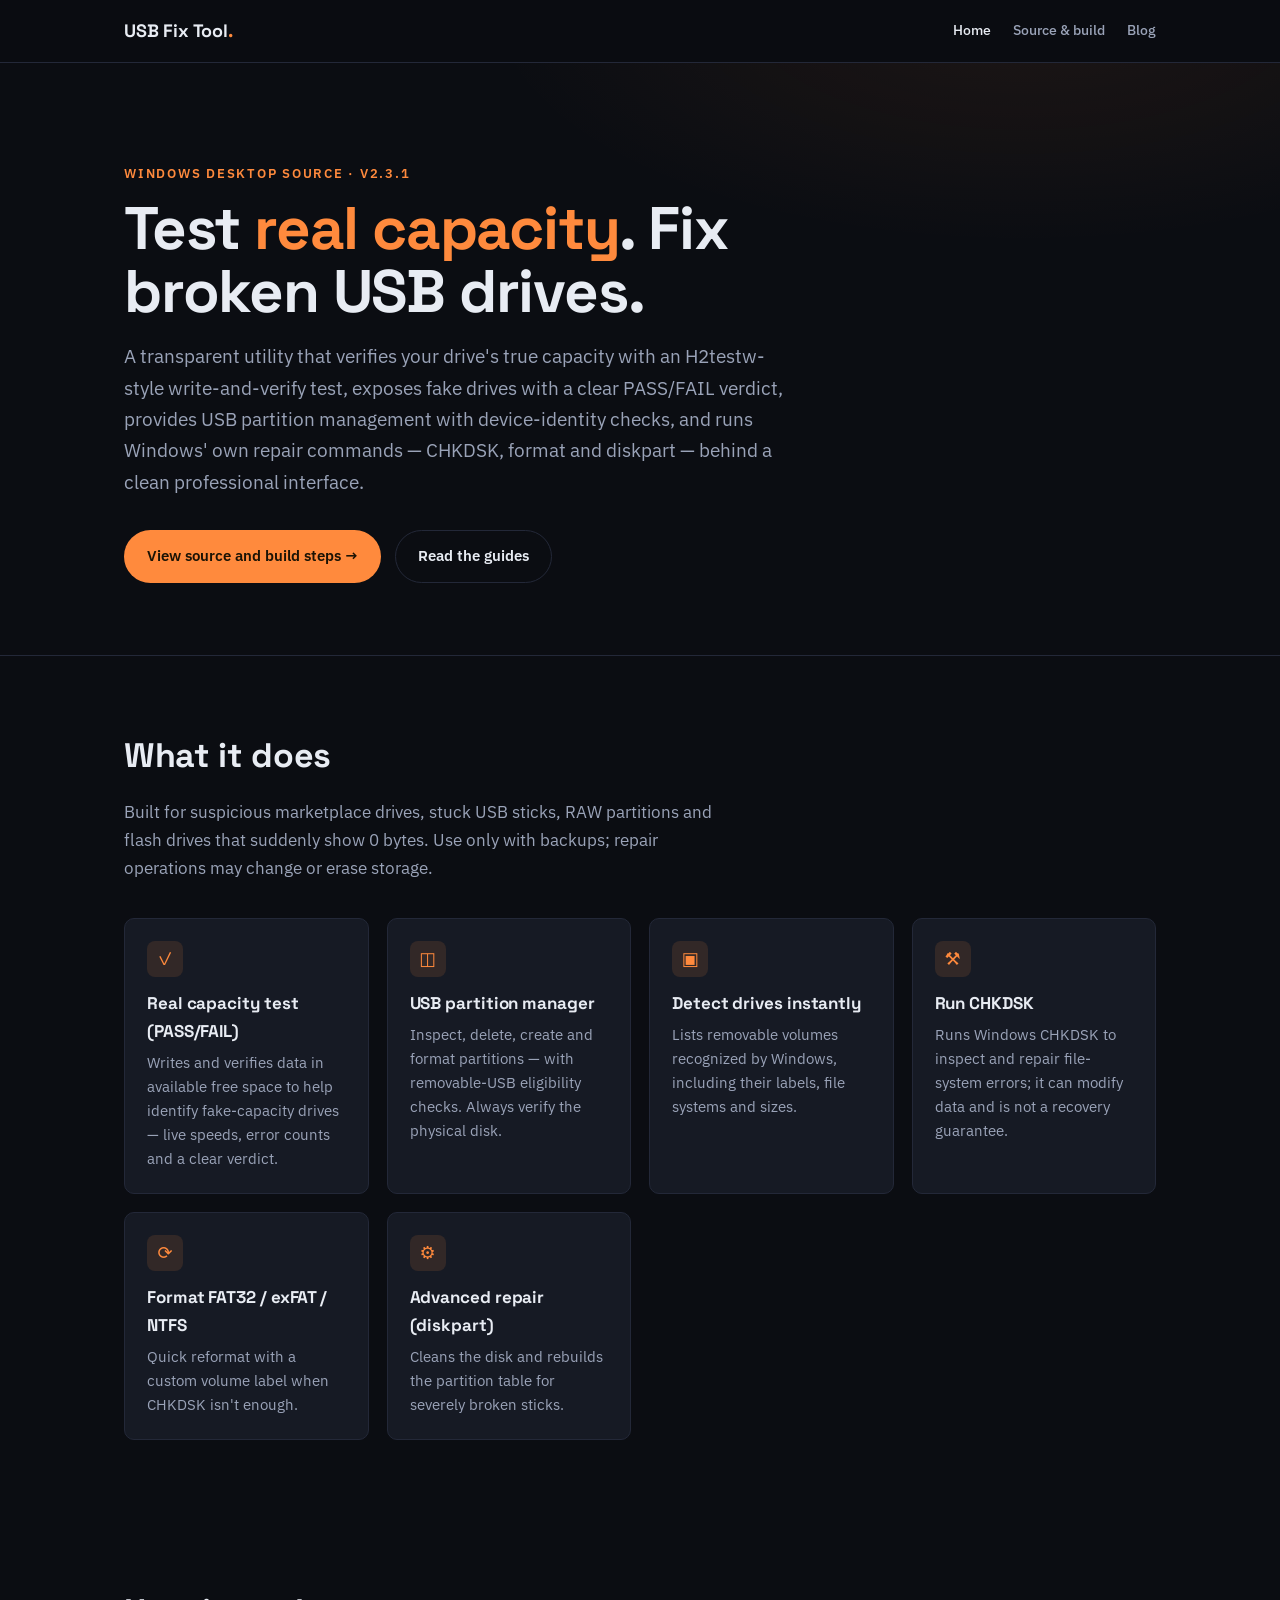
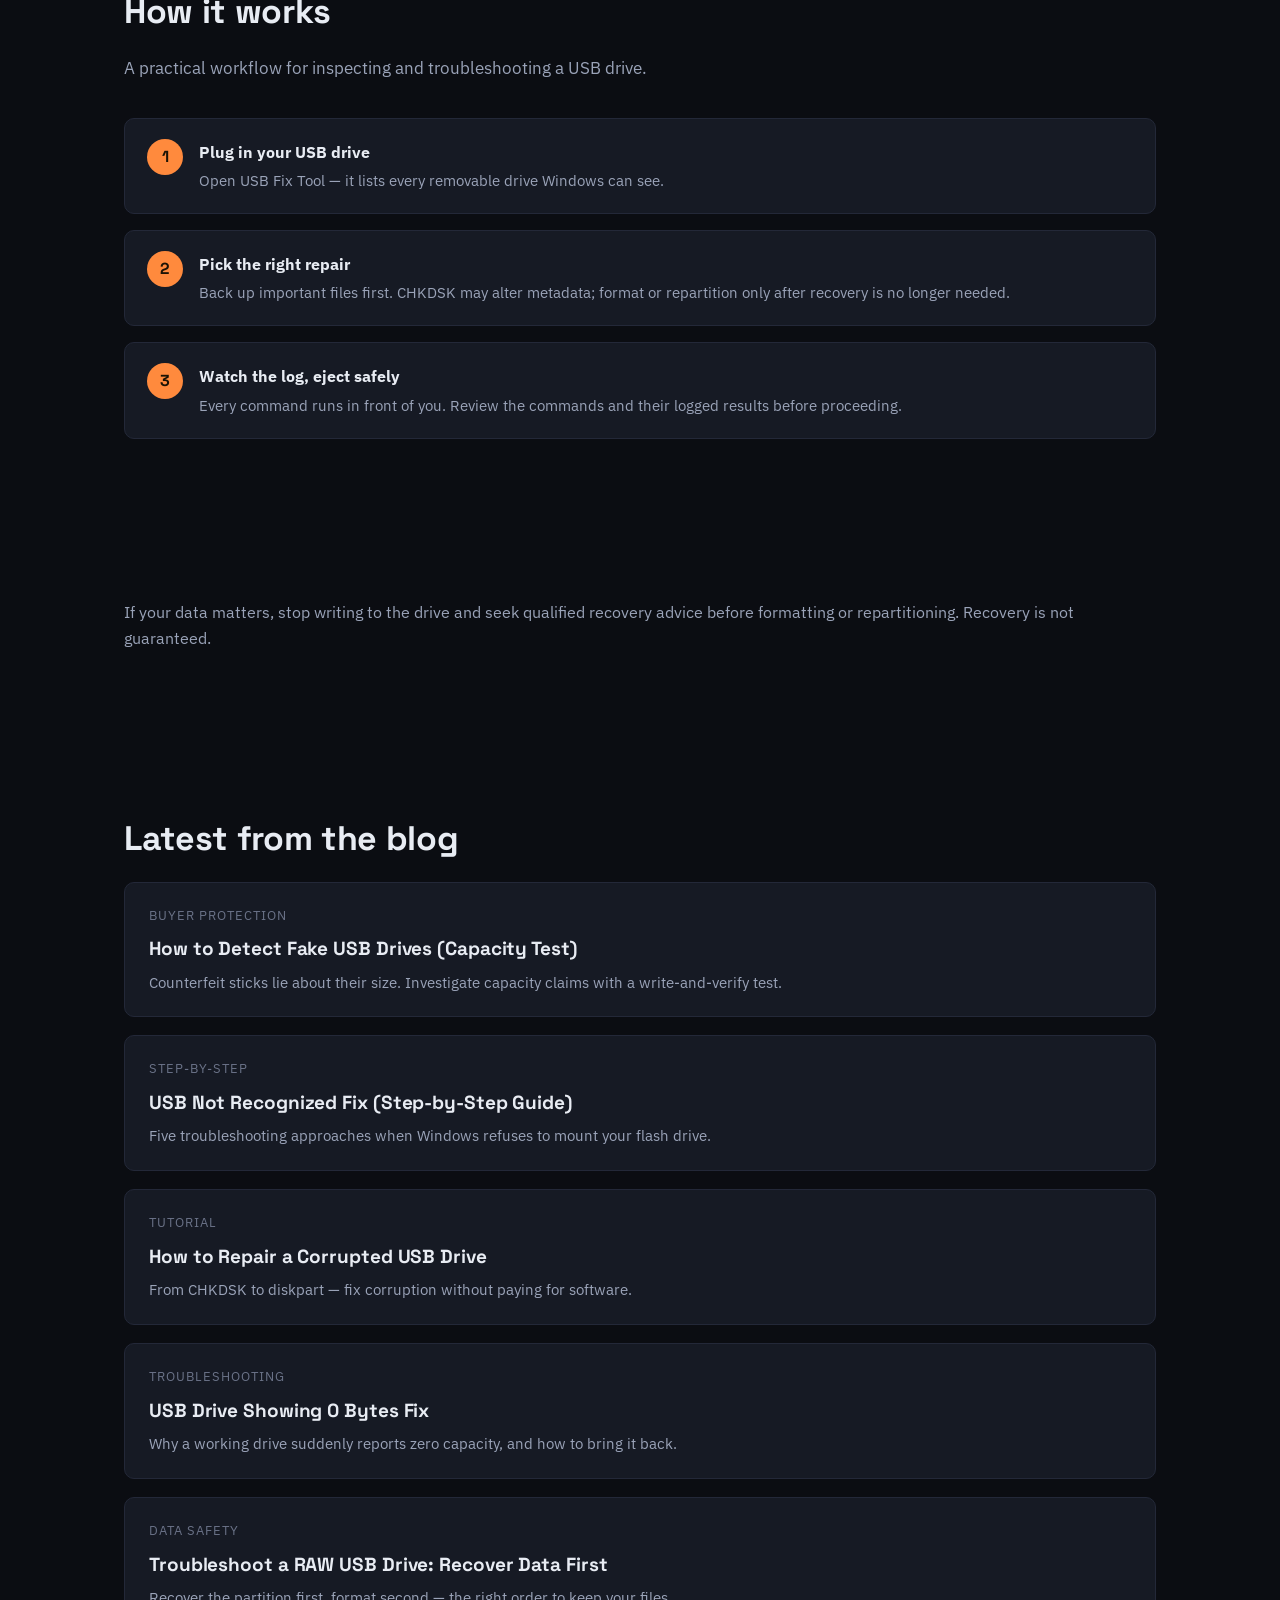
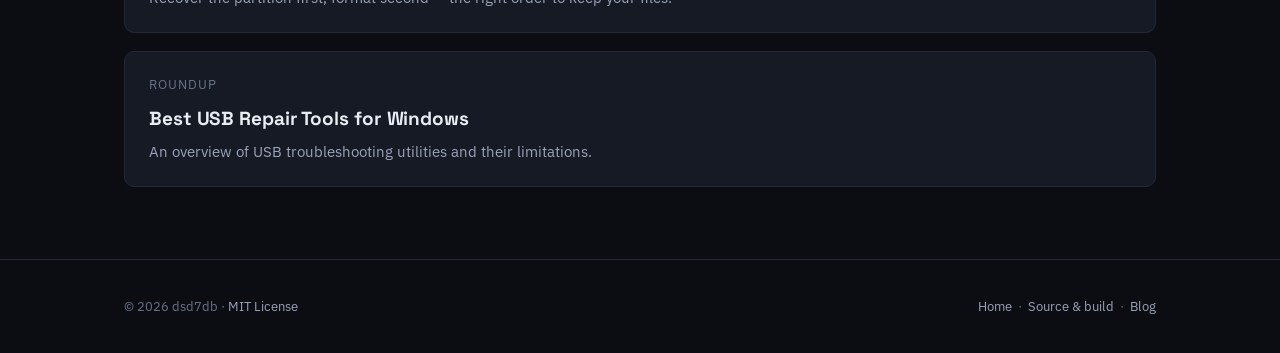
<file: usb-fix-tool/website/index.html>
<!DOCTYPE html>
<html lang="en">
<head>
<meta charset="UTF-8" />
<meta name="viewport" content="width=device-width, initial-scale=1.0" />
<title>USB Fix Tool — Test Real USB Capacity &amp; Fix Broken Drives (Free)</title>
<meta name="description" content="Free Windows tool to verify real USB capacity (detect fake drives), repair drives that are not recognized, show 0 bytes or appear as RAW, and manage USB partitions safely.">
<meta name="keywords" content="usb fix tool, usb capacity test, detect fake usb, usb not recognized, repair usb drive, fix raw usb, usb partition manager, format flash drive">

<link rel="icon" type="image/png" href="assets/favicon.png" />

<!-- Open Graph -->
<meta property="og:type" content="website" />
<meta property="og:title" content="USB Fix Tool — Fix USB Drive Not Recognized in Minutes" />
<meta property="og:description" content="A free, lightweight Windows utility to detect, repair and reformat broken USB drives." />


<meta name="twitter:card" content="summary_large_image" />

<link rel="preconnect" href="https://fonts.googleapis.com">
<link rel="preconnect" href="https://fonts.gstatic.com" crossorigin>
<link href="https://fonts.googleapis.com/css2?family=Space+Grotesk:wght@500;600;700&family=IBM+Plex+Sans:wght@400;500;600&family=JetBrains+Mono:wght@400;500&display=swap" rel="stylesheet">
<link rel="stylesheet" href="css/style.css" />

<script type="application/ld+json">
{
  "@context": "https://schema.org",
  "@type": "SoftwareApplication",
  "name": "USB Fix Tool",
  "operatingSystem": "Windows 10, Windows 11",
  "applicationCategory": "UtilitiesApplication",
  "description": "Windows USB storage verification and repair application; source code publicly visible"
}
</script>
</head>
<body>

<header class="site-header">
  <div class="nav">
    <a class="brand" href="index.html">USB Fix Tool<span class="dot">.</span></a>
    <nav class="nav-links">
      <a href="index.html">Home</a>
      <a href="download.html">Source &amp; build</a>
      <a href="blog.html">Blog</a>
    </nav>
  </div>
</header>

<main>
  <section class="hero">
    <div class="container">
      <span class="eyebrow">Windows desktop source · v2.3.1</span>
      <h1>Test <span class="accent">real capacity</span>. Fix broken USB drives.</h1>
      <p class="lead">
        A transparent utility that verifies your drive's true capacity
        with an H2testw-style write-and-verify test, exposes fake
        drives with a clear PASS/FAIL verdict, provides USB partition management with device-identity checks, and runs Windows' own repair commands — CHKDSK, format
        and diskpart — behind a clean professional interface.
      </p>
      <div class="hero-actions">
        <a class="btn btn-primary" href="download.html">View source and build steps →</a>
        <a class="btn btn-ghost" href="blog.html">Read the guides</a>
      </div>
    </div>
  </section>

  <section>
    <div class="container">
      <h2>What it does</h2>
      <p class="section-lead">
        Built for suspicious marketplace drives, stuck USB sticks,
        RAW partitions and flash drives that suddenly show 0 bytes.
        Use only with backups; repair operations may change or erase storage.
      </p>

      <div class="grid">
        <div class="card">
          <div class="icon">✓</div>
          <h3>Real capacity test (PASS/FAIL)</h3>
          <p>Writes and verifies data in available free space to help identify fake-capacity drives — live speeds, error counts and a clear verdict.</p>
        </div>
        <div class="card">
          <div class="icon">◫</div>
          <h3>USB partition manager</h3>
          <p>Inspect, delete, create and format partitions — with removable-USB eligibility checks. Always verify the physical disk.</p>
        </div>
        <div class="card">
          <div class="icon">▣</div>
          <h3>Detect drives instantly</h3>
          <p>Lists removable volumes recognized by Windows, including their labels, file systems and sizes.</p>
        </div>
        <div class="card">
          <div class="icon">⚒</div>
          <h3>Run CHKDSK</h3>
          <p>Runs Windows CHKDSK to inspect and repair file-system errors; it can modify data and is not a recovery guarantee.</p>
        </div>
        <div class="card">
          <div class="icon">⟳</div>
          <h3>Format FAT32 / exFAT / NTFS</h3>
          <p>Quick reformat with a custom volume label when CHKDSK isn't enough.</p>
        </div>
        <div class="card">
          <div class="icon">⚙</div>
          <h3>Advanced repair (diskpart)</h3>
          <p>Cleans the disk and rebuilds the partition table for severely broken sticks.</p>
        </div>
      </div>
    </div>
  </section>
<section>
    <div class="container">
      <h2>How it works</h2>
      <p class="section-lead">A practical workflow for inspecting and troubleshooting a USB drive.</p>
      <div class="steps">
        <div class="step">
          <div>
            <h4>Plug in your USB drive</h4>
            <p>Open USB Fix Tool — it lists every removable drive Windows can see.</p>
          </div>
        </div>
        <div class="step">
          <div>
            <h4>Pick the right repair</h4>
            <p>Back up important files first. CHKDSK may alter metadata; format or repartition only after recovery is no longer needed.</p>
          </div>
        </div>
        <div class="step">
          <div>
            <h4>Watch the log, eject safely</h4>
            <p>Every command runs in front of you. Review the commands and their logged results before proceeding.</p>
          </div>
        </div>
      </div>
    </div>
  </section>

  <section>
    <div class="container">
      <p class="muted">If your data matters, stop writing to the drive and seek qualified recovery advice before formatting or repartitioning. Recovery is not guaranteed.</p>
    </div>
  </section>

  <section>
    <div class="container">
      <h2>Latest from the blog</h2>
      <ul class="post-list">
        <li><a href="blog/detect-fake-usb-drives.html">
          <span class="post-meta">Buyer protection</span>
          <h3>How to Detect Fake USB Drives (Capacity Test)</h3>
          <p>Counterfeit sticks lie about their size. Investigate capacity claims with a write-and-verify test.</p>
        </a></li>
        <li><a href="blog/usb-not-recognized-fix.html">
          <span class="post-meta">Step-by-step</span>
          <h3>USB Not Recognized Fix (Step-by-Step Guide)</h3>
          <p>Five troubleshooting approaches when Windows refuses to mount your flash drive.</p>
        </a></li>
        <li><a href="blog/repair-corrupted-usb.html">
          <span class="post-meta">Tutorial</span>
          <h3>How to Repair a Corrupted USB Drive</h3>
          <p>From CHKDSK to diskpart — fix corruption without paying for software.</p>
        </a></li>
        <li><a href="blog/usb-0-bytes-fix.html">
          <span class="post-meta">Troubleshooting</span>
          <h3>USB Drive Showing 0 Bytes Fix</h3>
          <p>Why a working drive suddenly reports zero capacity, and how to bring it back.</p>
        </a></li>
        <li><a href="blog/fix-raw-usb-drive.html">
          <span class="post-meta">Data safety</span>
          <h3>Troubleshoot a RAW USB Drive: Recover Data First</h3>
          <p>Recover the partition first, format second — the right order to keep your files.</p>
        </a></li>
        <li><a href="blog/best-usb-repair-tools.html">
          <span class="post-meta">Roundup</span>
          <h3>Best USB Repair Tools for Windows</h3>
          <p>An overview of USB troubleshooting utilities and their limitations.</p>
        </a></li>
      </ul>
    </div>
  </section>
</main>

<footer class="site-footer">
  <div class="container">
    <div>© 2026 dsd7db · <a href="https://github.com/dsd7db/usb-fix-tool/blob/main/LICENSE" target="_blank" rel="noopener">MIT License</a></div>
    <div>
      <a href="index.html">Home</a> &nbsp;·&nbsp;
      <a href="download.html">Source &amp; build</a> &nbsp;·&nbsp;
      <a href="blog.html">Blog</a>
    </div>
  </div>
</footer>

<script src="js/main.js"></script>
</body>
</html>
</file>
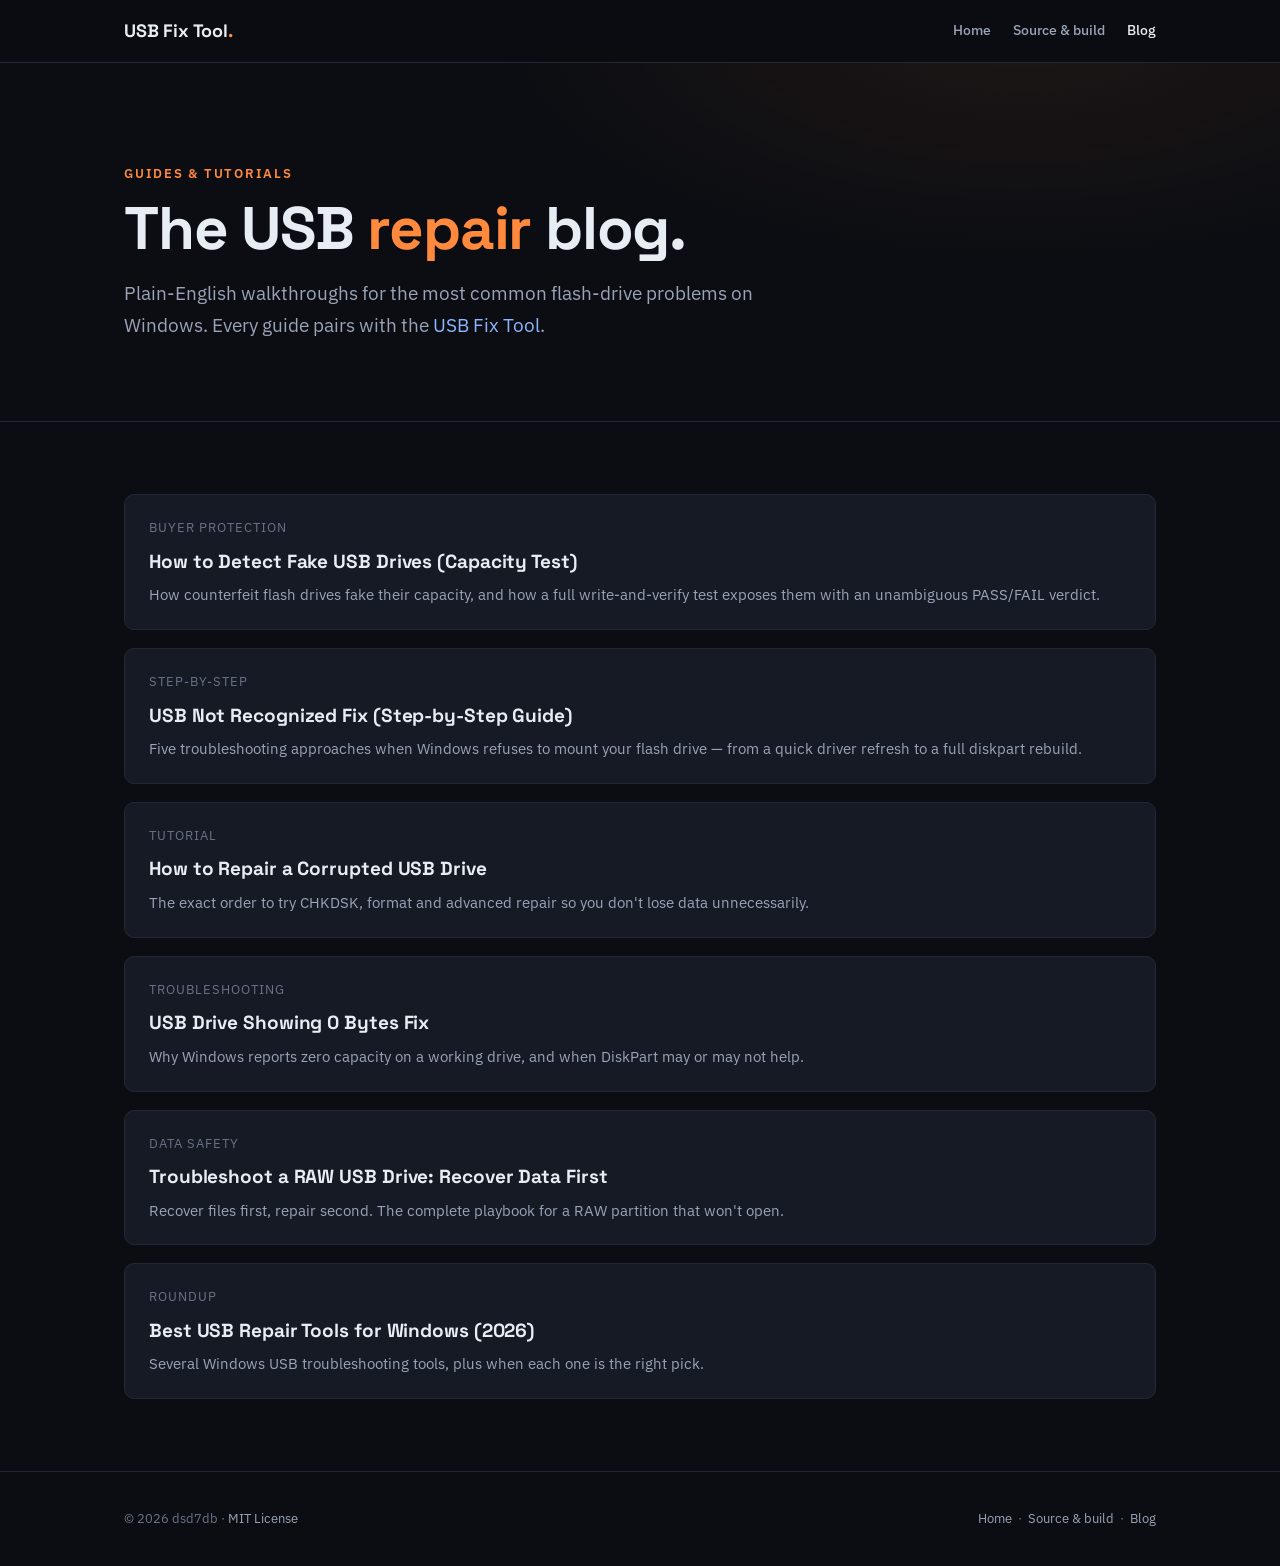
<file: usb-fix-tool/website/blog.html>
<!DOCTYPE html>
<html lang="en">
<head>
<meta charset="UTF-8" />
<meta name="viewport" content="width=device-width, initial-scale=1.0" />
<title>USB Repair Blog — Guides, Fixes &amp; Recovery Tips</title>
<meta name="description" content="Practical, beginner-friendly guides for repairing USB flash drives on Windows. Real fixes for ‘not recognized’, RAW, 0 bytes and corrupted drives.">
<link rel="icon" type="image/png" href="assets/favicon.png" />

<link rel="preconnect" href="https://fonts.googleapis.com">
<link rel="preconnect" href="https://fonts.gstatic.com" crossorigin>
<link href="https://fonts.googleapis.com/css2?family=Space+Grotesk:wght@500;600;700&family=IBM+Plex+Sans:wght@400;500;600&family=JetBrains+Mono:wght@400;500&display=swap" rel="stylesheet">
<link rel="stylesheet" href="css/style.css" />
</head>
<body>

<header class="site-header">
  <div class="nav">
    <a class="brand" href="index.html">USB Fix Tool<span class="dot">.</span></a>
    <nav class="nav-links">
      <a href="index.html">Home</a>
      <a href="download.html">Source &amp; build</a>
      <a href="blog.html">Blog</a>
    </nav>
  </div>
</header>

<main>
  <section class="hero" style="padding-bottom:48px">
    <div class="container">
      <span class="eyebrow">Guides &amp; tutorials</span>
      <h1>The USB <span class="accent">repair</span> blog.</h1>
      <p class="lead">
        Plain-English walkthroughs for the most common flash-drive
        problems on Windows. Every guide pairs with the <a href="download.html">USB Fix Tool</a>.
      </p>
    </div>
  </section>
<section>
    <div class="container">
      <ul class="post-list">
        <li><a href="blog/detect-fake-usb-drives.html">
          <span class="post-meta">Buyer protection</span>
          <h3>How to Detect Fake USB Drives (Capacity Test)</h3>
          <p>How counterfeit flash drives fake their capacity, and how a full write-and-verify test exposes them with an unambiguous PASS/FAIL verdict.</p>
        </a></li>
        <li><a href="blog/usb-not-recognized-fix.html">
          <span class="post-meta">Step-by-step</span>
          <h3>USB Not Recognized Fix (Step-by-Step Guide)</h3>
          <p>Five troubleshooting approaches when Windows refuses to mount your flash drive — from a quick driver refresh to a full diskpart rebuild.</p>
        </a></li>
        <li><a href="blog/repair-corrupted-usb.html">
          <span class="post-meta">Tutorial</span>
          <h3>How to Repair a Corrupted USB Drive</h3>
          <p>The exact order to try CHKDSK, format and advanced repair so you don't lose data unnecessarily.</p>
        </a></li>
        <li><a href="blog/usb-0-bytes-fix.html">
          <span class="post-meta">Troubleshooting</span>
          <h3>USB Drive Showing 0 Bytes Fix</h3>
          <p>Why Windows reports zero capacity on a working drive, and when DiskPart may or may not help.</p>
        </a></li>
        <li><a href="blog/fix-raw-usb-drive.html">
          <span class="post-meta">Data safety</span>
          <h3>Troubleshoot a RAW USB Drive: Recover Data First</h3>
          <p>Recover files first, repair second. The complete playbook for a RAW partition that won't open.</p>
        </a></li>
        <li><a href="blog/best-usb-repair-tools.html">
          <span class="post-meta">Roundup</span>
          <h3>Best USB Repair Tools for Windows (2026)</h3>
          <p>Several Windows USB troubleshooting tools, plus when each one is the right pick.</p>
        </a></li>
      </ul>
    </div>
  </section>
</main>

<footer class="site-footer">
  <div class="container">
    <div>© 2026 dsd7db · <a href="https://github.com/dsd7db/usb-fix-tool/blob/main/LICENSE" target="_blank" rel="noopener">MIT License</a></div>
    <div>
      <a href="index.html">Home</a> &nbsp;·&nbsp;
      <a href="download.html">Source &amp; build</a> &nbsp;·&nbsp;
      <a href="blog.html">Blog</a>
    </div>
  </div>
</footer>

<script src="js/main.js"></script>
</body>
</html>
</file>
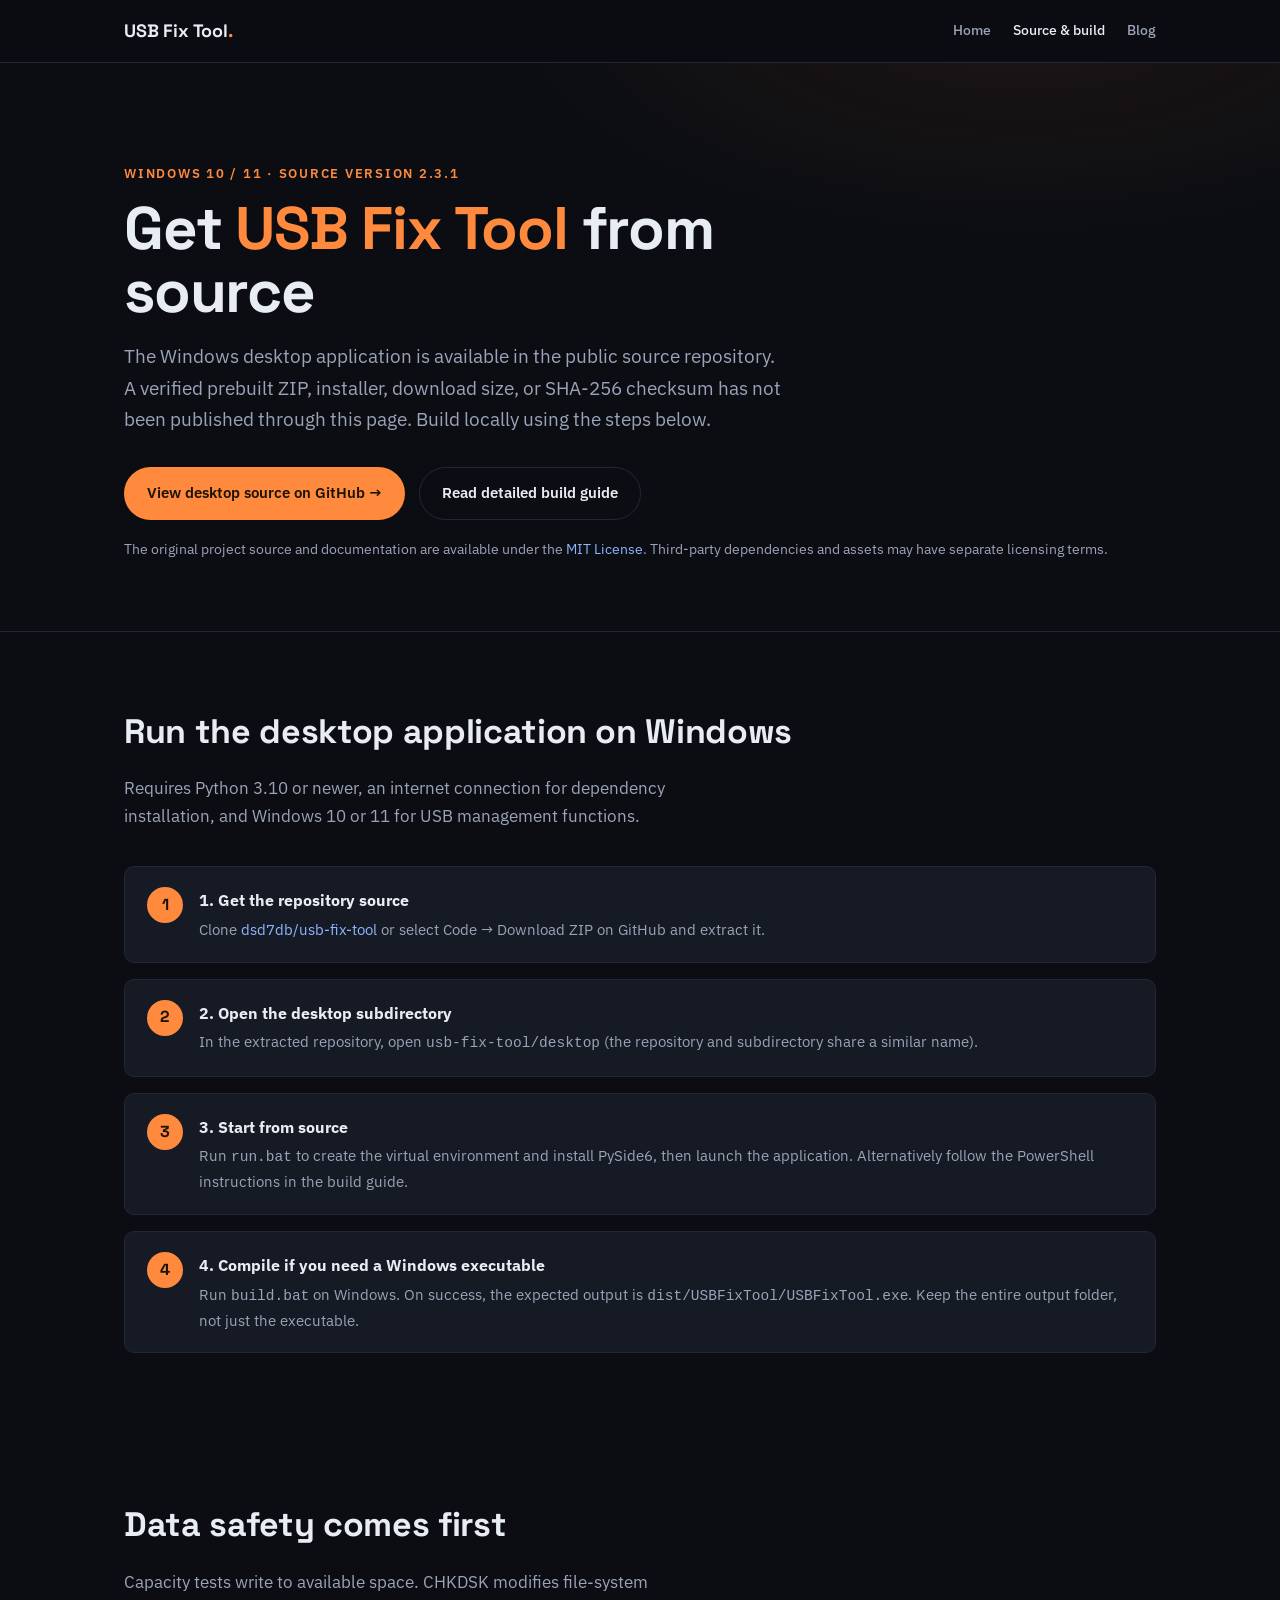
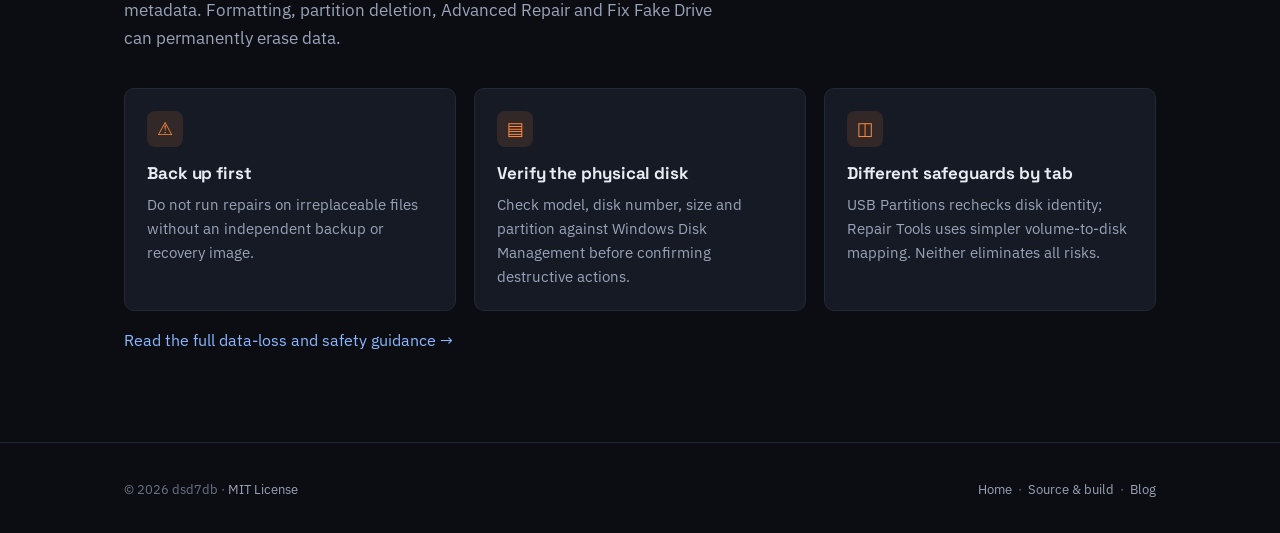
<file: usb-fix-tool/website/download.html>
<!DOCTYPE html>
<html lang="en">
<head>
<meta charset="UTF-8" />
<meta name="viewport" content="width=device-width, initial-scale=1.0" />
<title>USB Fix Tool — Source Code and Windows Build Instructions</title>
<meta name="description" content="Get the USB Fix Tool source code and build the Python/PySide6 Windows application. No prebuilt installer or verified binary is currently linked here." />
<link rel="icon" type="image/png" href="assets/favicon.png" />
<link rel="preconnect" href="https://fonts.googleapis.com" />
<link rel="preconnect" href="https://fonts.gstatic.com" crossorigin />
<link href="https://fonts.googleapis.com/css2?family=Space+Grotesk:wght@500;600;700&family=IBM+Plex+Sans:wght@400;500;600&family=JetBrains+Mono:wght@400;500&display=swap" rel="stylesheet" />
<link rel="stylesheet" href="css/style.css" />
</head>
<body>
<header class="site-header">
  <div class="nav">
    <a class="brand" href="index.html">USB Fix Tool<span class="dot">.</span></a>
    <nav class="nav-links">
      <a href="index.html">Home</a>
      <a href="download.html">Source &amp; build</a>
      <a href="blog.html">Blog</a>
    </nav>
  </div>
</header>
<main>
  <section class="hero" style="padding-bottom:56px">
    <div class="container">
      <span class="eyebrow">Windows 10 / 11 · Source version 2.3.1</span>
      <h1>Get <span class="accent">USB Fix Tool</span> from source</h1>
      <p class="lead">
        The Windows desktop application is available in the public source repository.
        A verified prebuilt ZIP, installer, download size, or SHA-256 checksum has
        not been published through this page. Build locally using the steps below.
      </p>
      <div class="hero-actions">
        <a class="btn btn-primary" href="https://github.com/dsd7db/usb-fix-tool/tree/main/usb-fix-tool/desktop" target="_blank" rel="noopener">
          View desktop source on GitHub →
        </a>
        <a class="btn btn-ghost" href="https://github.com/dsd7db/usb-fix-tool/blob/main/docs/DEVELOPMENT.md" target="_blank" rel="noopener">
          Read detailed build guide
        </a>
      </div>
      <p class="muted" style="margin-top:18px;font-size:14px">
        The original project source and documentation are available under the
        <a href="https://github.com/dsd7db/usb-fix-tool/blob/main/LICENSE" target="_blank" rel="noopener">MIT License</a>.
        Third-party dependencies and assets may have separate licensing terms.
      </p>
    </div>
  </section>
  <section>
    <div class="container">
      <h2>Run the desktop application on Windows</h2>
      <p class="section-lead">Requires Python 3.10 or newer, an internet connection for dependency installation, and Windows 10 or 11 for USB management functions.</p>
      <div class="steps">
        <div class="step"><div><h4>1. Get the repository source</h4>
          <p>Clone <a href="https://github.com/dsd7db/usb-fix-tool" target="_blank" rel="noopener">dsd7db/usb-fix-tool</a> or select Code → Download ZIP on GitHub and extract it.</p>
        </div></div>
        <div class="step"><div><h4>2. Open the desktop subdirectory</h4>
          <p>In the extracted repository, open <code>usb-fix-tool/desktop</code> (the repository and subdirectory share a similar name).</p>
        </div></div>
        <div class="step"><div><h4>3. Start from source</h4>
          <p>Run <code>run.bat</code> to create the virtual environment and install PySide6, then launch the application. Alternatively follow the PowerShell instructions in the build guide.</p>
        </div></div>
        <div class="step"><div><h4>4. Compile if you need a Windows executable</h4>
          <p>Run <code>build.bat</code> on Windows. On success, the expected output is <code>dist/USBFixTool/USBFixTool.exe</code>. Keep the entire output folder, not just the executable.</p>
        </div></div>
      </div>
    </div>
  </section>
  <section>
    <div class="container">
      <h2>Data safety comes first</h2>
      <p class="section-lead">Capacity tests write to available space. CHKDSK modifies file-system metadata. Formatting, partition deletion, Advanced Repair and Fix Fake Drive can permanently erase data.</p>
      <div class="grid">
        <div class="card"><div class="icon">⚠</div><h3>Back up first</h3>
          <p>Do not run repairs on irreplaceable files without an independent backup or recovery image.</p></div>
        <div class="card"><div class="icon">▤</div><h3>Verify the physical disk</h3>
          <p>Check model, disk number, size and partition against Windows Disk Management before confirming destructive actions.</p></div>
        <div class="card"><div class="icon">◫</div><h3>Different safeguards by tab</h3>
          <p>USB Partitions rechecks disk identity; Repair Tools uses simpler volume-to-disk mapping. Neither eliminates all risks.</p></div>
      </div>
      <p><a href="https://github.com/dsd7db/usb-fix-tool/blob/main/docs/SAFETY.md" target="_blank" rel="noopener">Read the full data-loss and safety guidance →</a></p>
    </div>
  </section>
</main>
<footer class="site-footer">
  <div class="container">
    <div>© 2026 dsd7db · <a href="https://github.com/dsd7db/usb-fix-tool/blob/main/LICENSE" target="_blank" rel="noopener">MIT License</a></div>
    <div>
      <a href="index.html">Home</a> &nbsp;·&nbsp;
      <a href="download.html">Source &amp; build</a> &nbsp;·&nbsp;
      <a href="blog.html">Blog</a>
    </div>
  </div>
</footer>
<script src="js/main.js"></script>
</body>
</html>
</file>
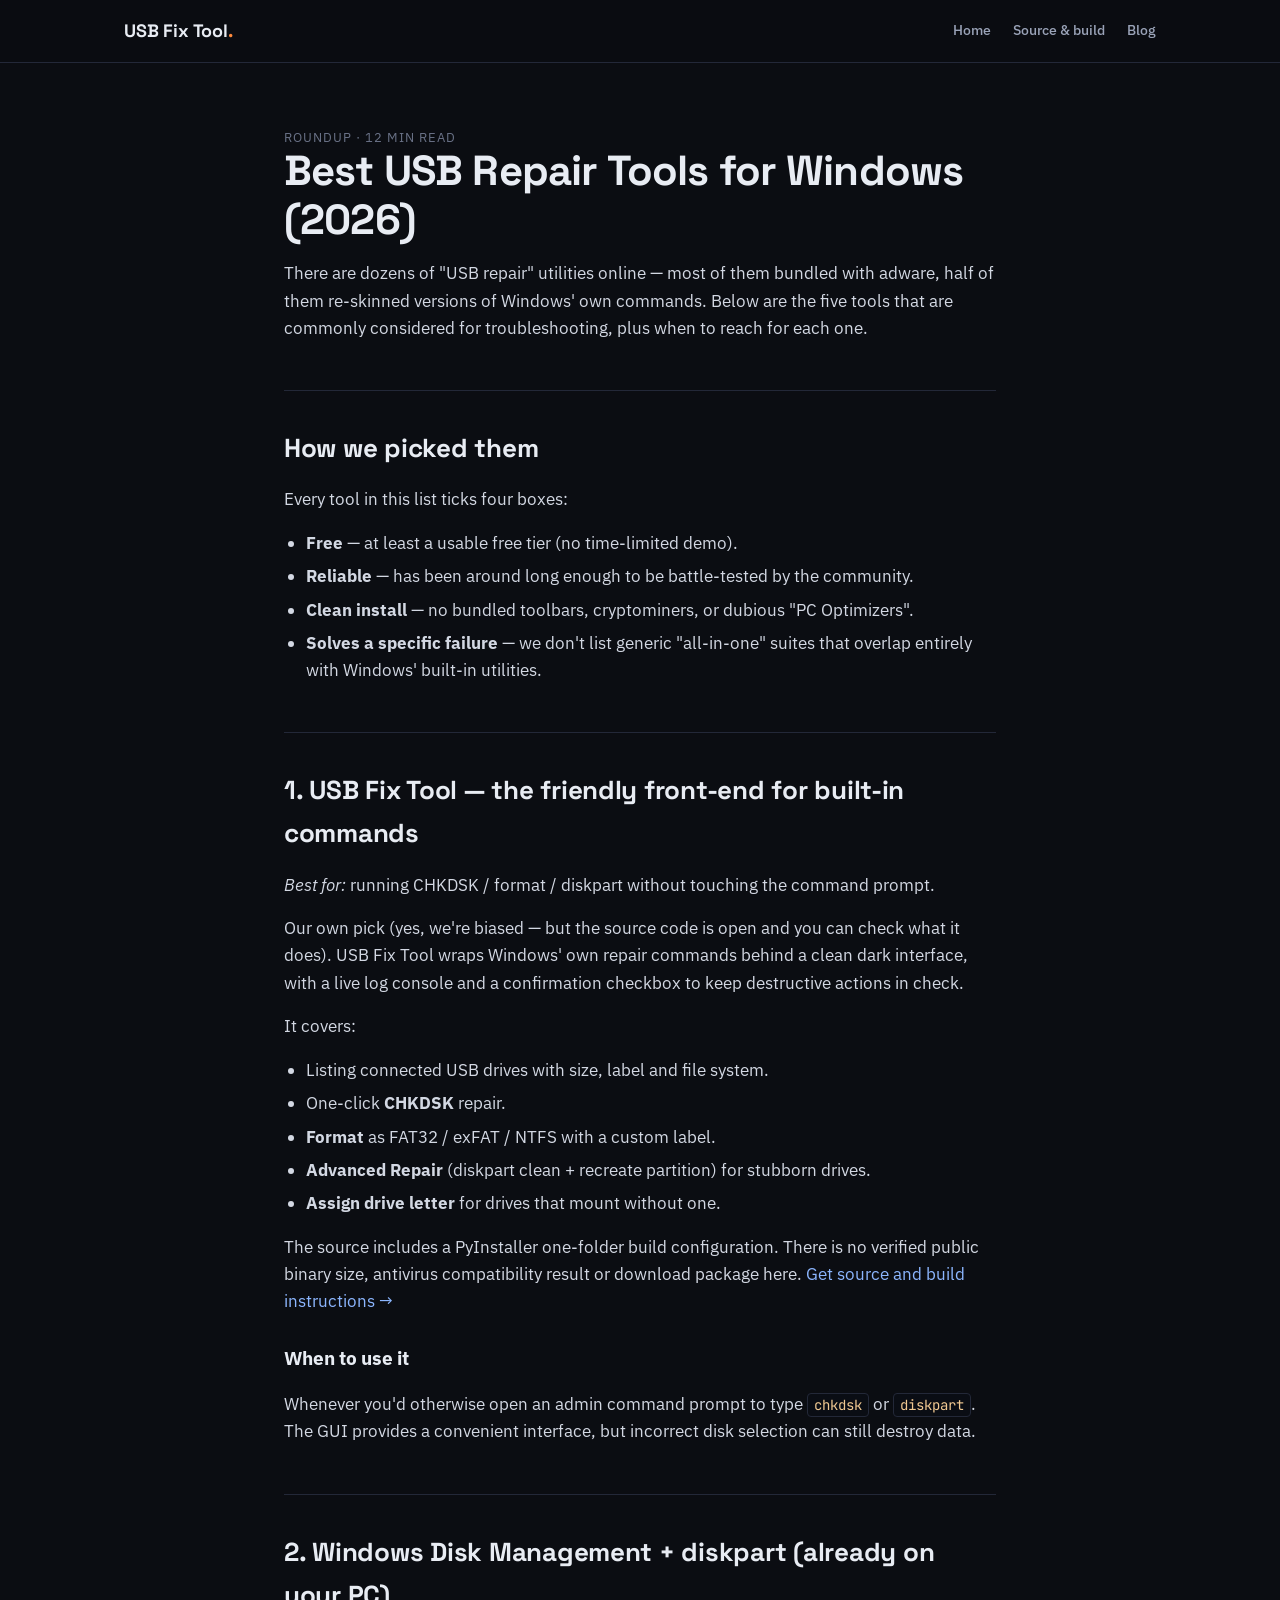
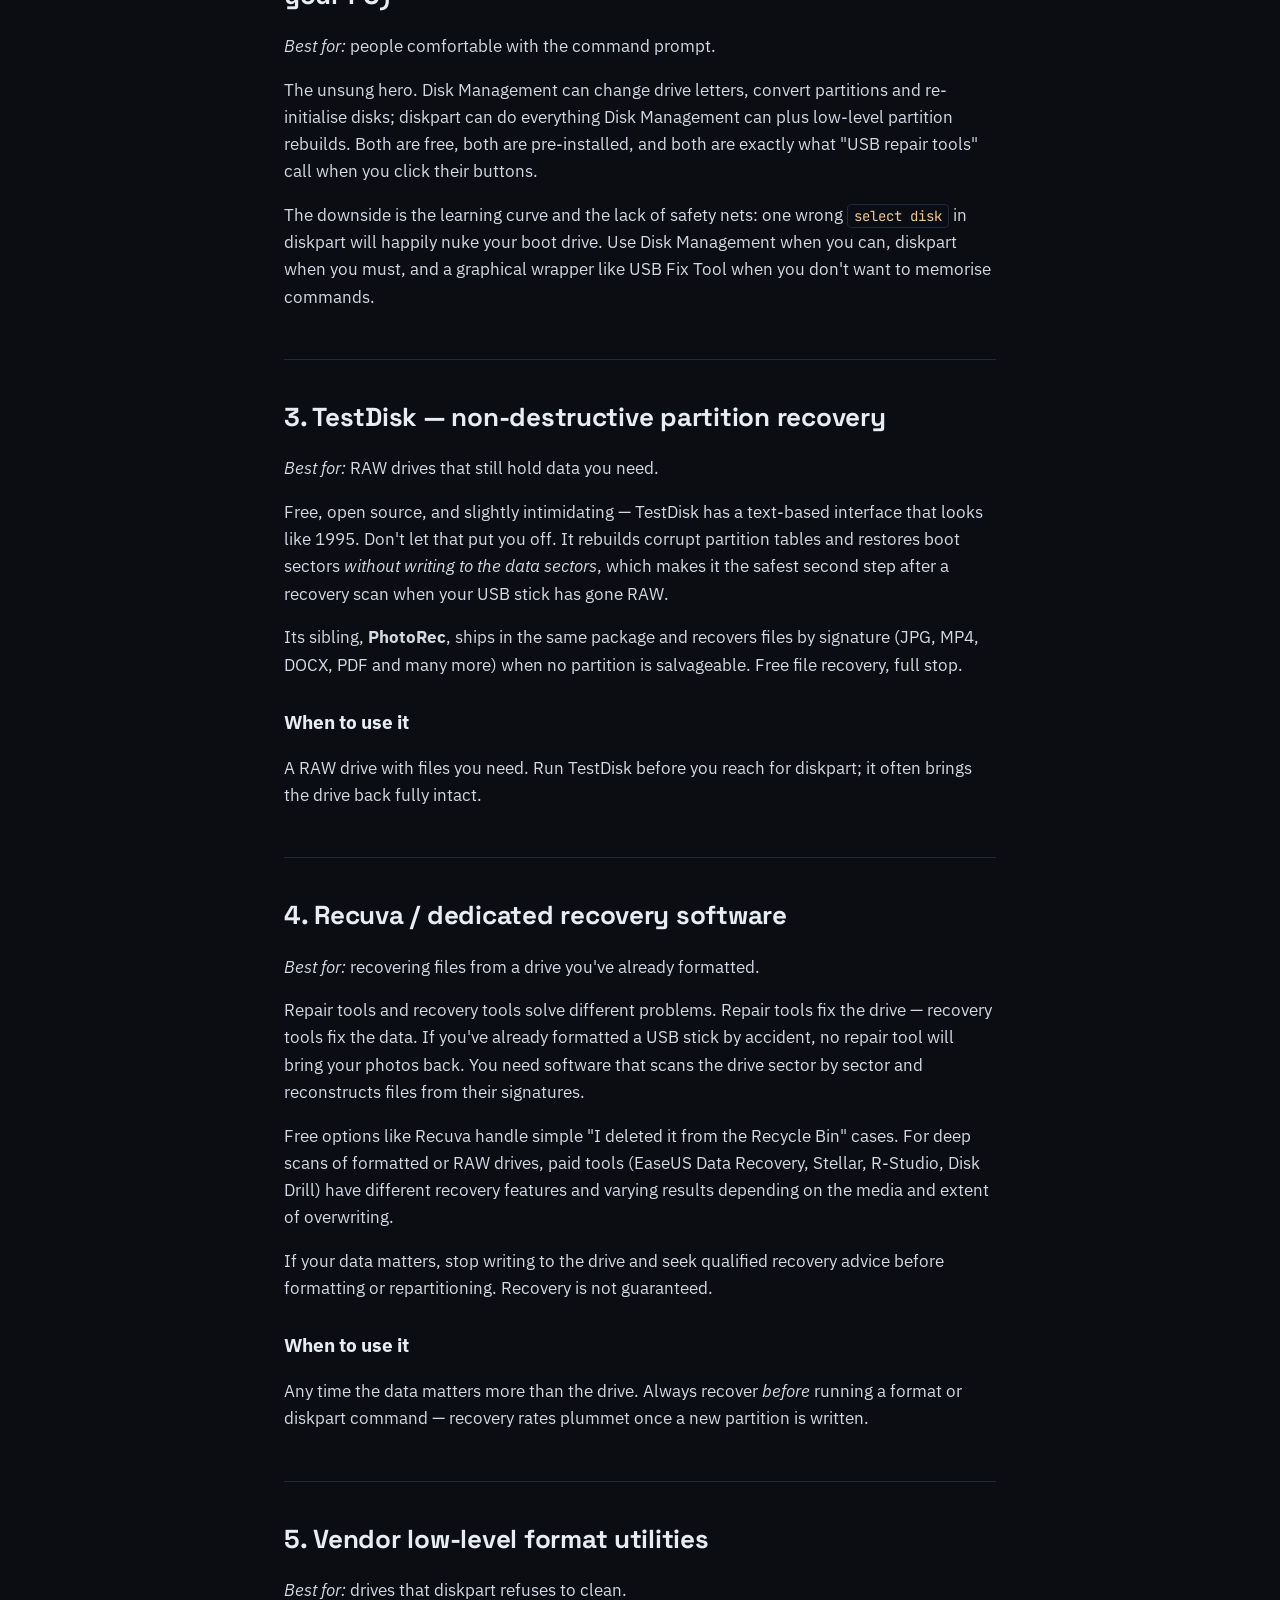
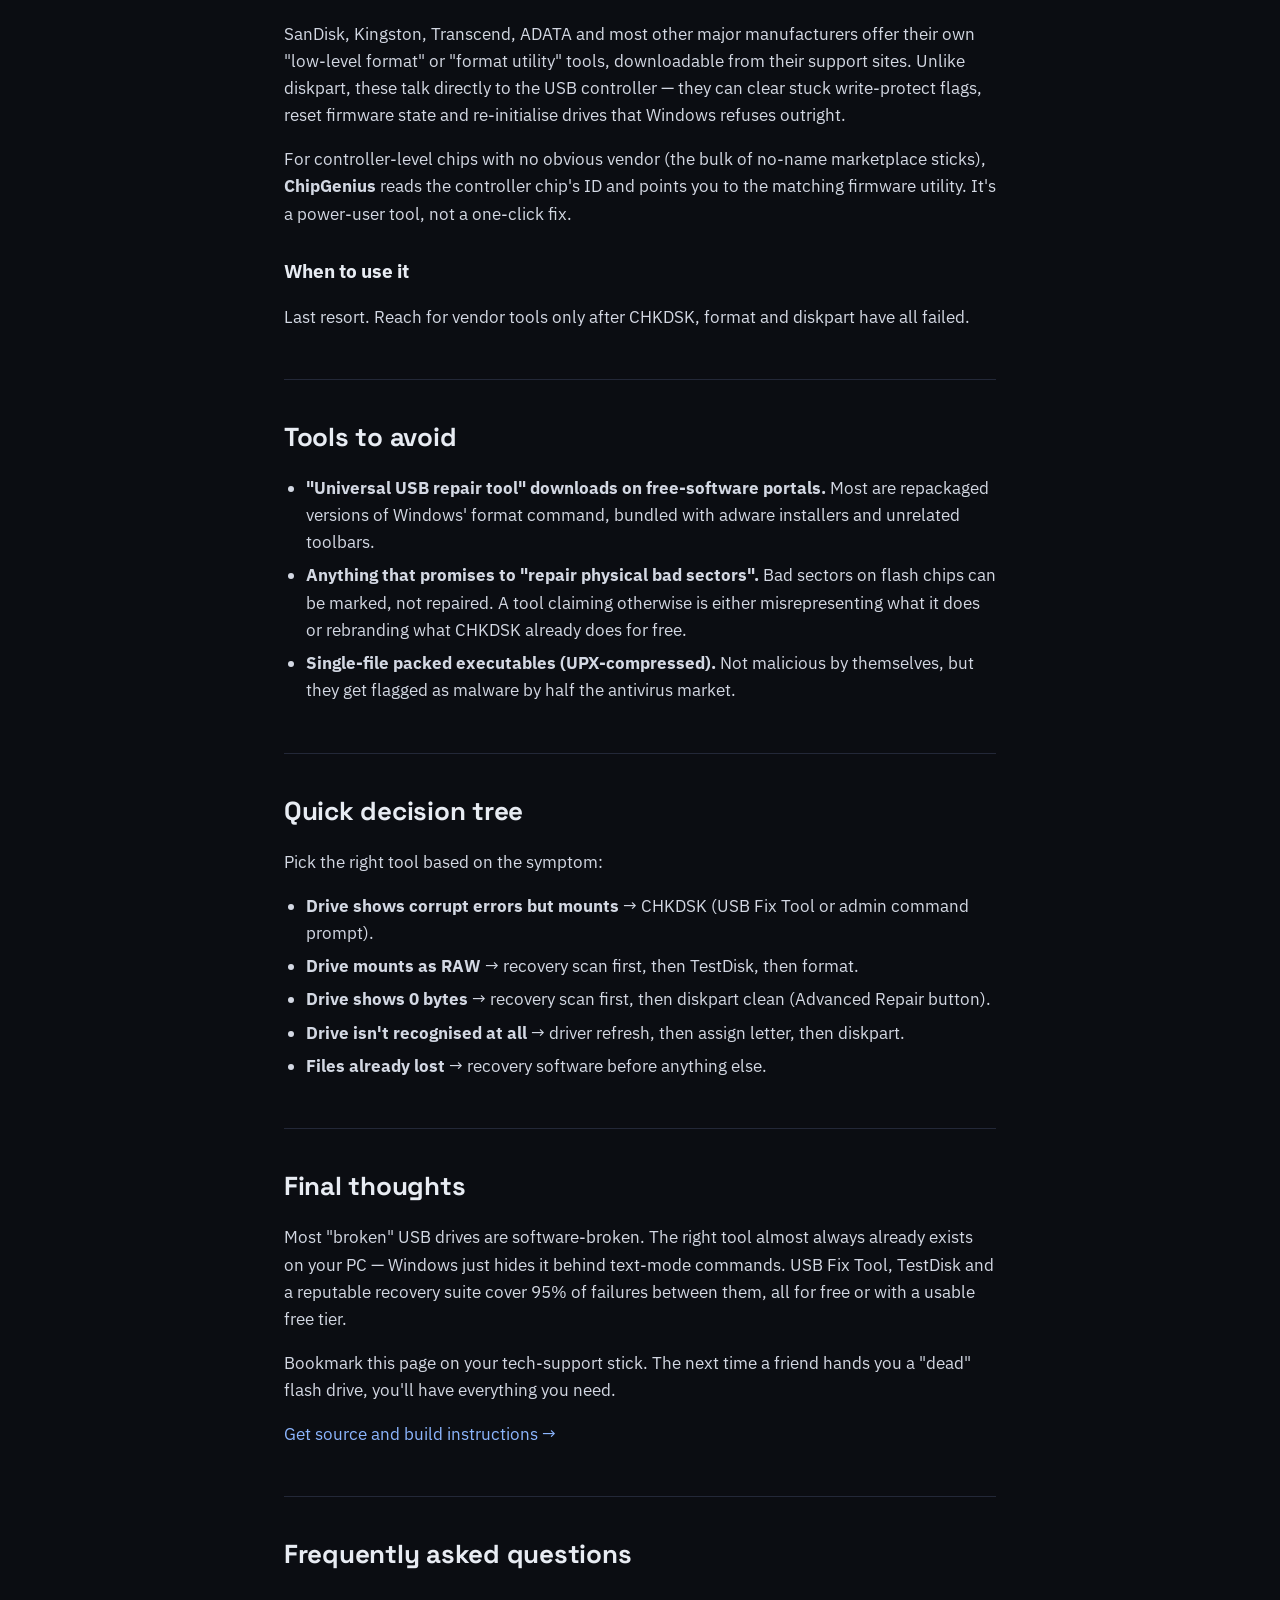
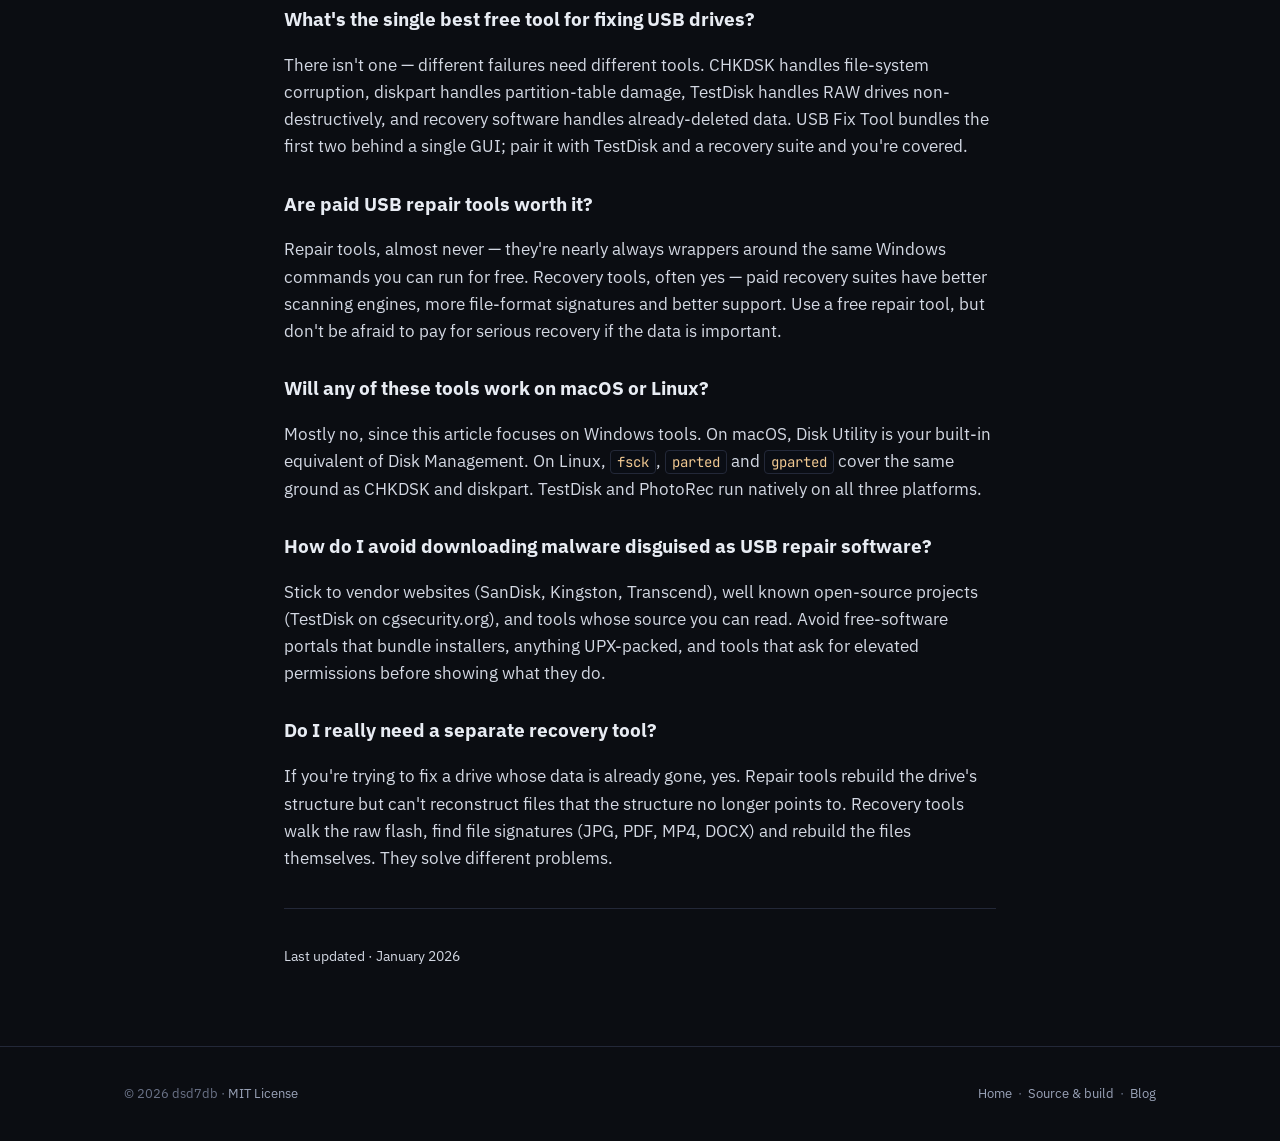
<file: usb-fix-tool/website/blog/best-usb-repair-tools.html>
<!DOCTYPE html>
<html lang="en">
<head>
<meta charset="UTF-8" />
<meta name="viewport" content="width=device-width, initial-scale=1.0" />
<title>USB Repair Tools for Windows — An Overview</title>
<meta name="description" content="An overview of Windows USB repair tools and built-in utilities for fixing corrupted, RAW or 0-byte flash drives — including built-in Windows utilities and our own USB Fix Tool.">
<meta name="keywords" content="best usb repair tools, free usb repair, fix flash drive software, usb repair windows 11, usb fix utility">
<link rel="icon" type="image/png" href="../assets/favicon.png" />

<meta property="og:type" content="article" />
<meta property="og:title" content="Best USB Repair Tools for Windows (2026)" />
<meta property="og:description" content="USB troubleshooting utilities and their limitations, plus when each one is the right pick." />

<link rel="preconnect" href="https://fonts.googleapis.com">
<link rel="preconnect" href="https://fonts.gstatic.com" crossorigin>
<link href="https://fonts.googleapis.com/css2?family=Space+Grotesk:wght@500;600;700&family=IBM+Plex+Sans:wght@400;500;600&family=JetBrains+Mono:wght@400;500&display=swap" rel="stylesheet">
<link rel="stylesheet" href="../css/style.css" />
</head>
<body>

<header class="site-header">
  <div class="nav">
    <a class="brand" href="../index.html">USB Fix Tool<span class="dot">.</span></a>
    <nav class="nav-links">
      <a href="../index.html">Home</a>
      <a href="../download.html">Source &amp; build</a>
      <a href="../blog.html">Blog</a>
    </nav>
  </div>
</header>

<article class="article">
  <header>
    <span class="post-meta">Roundup · 12 min read</span>
    <h1>Best USB Repair Tools for Windows (2026)</h1>
    <p class="muted">
      There are dozens of "USB repair" utilities online — most of them
      bundled with adware, half of them re-skinned versions of
      Windows' own commands. Below are the five tools that are
      commonly considered for troubleshooting, plus when to reach for each
      one.
    </p>
  </header>
<h2>How we picked them</h2>

  <p>Every tool in this list ticks four boxes:</p>

  <ul>
    <li><strong>Free</strong> — at least a usable free tier (no
        time-limited demo).</li>
    <li><strong>Reliable</strong> — has been around long enough to be
        battle-tested by the community.</li>
    <li><strong>Clean install</strong> — no bundled toolbars,
        cryptominers, or dubious "PC Optimizers".</li>
    <li><strong>Solves a specific failure</strong> — we don't list
        generic "all-in-one" suites that overlap entirely with
        Windows' built-in utilities.</li>
  </ul>

  <h2>1. USB Fix Tool — the friendly front-end for built-in commands</h2>

  <p>
    <em>Best for:</em> running CHKDSK / format / diskpart without
    touching the command prompt.
  </p>

  <p>
    Our own pick (yes, we're biased — but the source code is open and
    you can check what it does). USB Fix Tool wraps Windows' own
    repair commands behind a clean dark interface, with a live log
    console and a confirmation checkbox to keep destructive actions
    in check.
  </p>

  <p>It covers:</p>
  <ul>
    <li>Listing connected USB drives with size, label and file system.</li>
    <li>One-click <strong>CHKDSK</strong> repair.</li>
    <li><strong>Format</strong> as FAT32 / exFAT / NTFS with a custom
        label.</li>
    <li><strong>Advanced Repair</strong> (diskpart clean + recreate
        partition) for stubborn drives.</li>
    <li><strong>Assign drive letter</strong> for drives that mount
        without one.</li>
  </ul>

  <p>
    The source includes a PyInstaller one-folder build configuration. There is no verified public binary size, antivirus compatibility result or download package here.
    <a href="../download.html">Get source and build instructions →</a>
  </p>

  <h3>When to use it</h3>
  <p>
    Whenever you'd otherwise open an admin command prompt to type
    <code>chkdsk</code> or <code>diskpart</code>. The GUI provides a convenient interface, but incorrect disk selection can still destroy data.
  </p>

  <h2>2. Windows Disk Management + diskpart (already on your PC)</h2>

  <p>
    <em>Best for:</em> people comfortable with the command prompt.
  </p>

  <p>
    The unsung hero. Disk Management can change drive letters,
    convert partitions and re-initialise disks; diskpart can do
    everything Disk Management can plus low-level partition rebuilds.
    Both are free, both are pre-installed, and both are exactly what
    "USB repair tools" call when you click their buttons.
  </p>

  <p>
    The downside is the learning curve and the lack of safety nets:
    one wrong <code>select disk</code> in diskpart will happily nuke
    your boot drive. Use Disk Management when you can, diskpart when
    you must, and a graphical wrapper like USB Fix Tool when you
    don't want to memorise commands.
  </p>

  <h2>3. TestDisk — non-destructive partition recovery</h2>

  <p>
    <em>Best for:</em> RAW drives that still hold data you need.
  </p>

  <p>
    Free, open source, and slightly intimidating — TestDisk has a
    text-based interface that looks like 1995. Don't let that put you
    off. It rebuilds corrupt partition tables and restores boot
    sectors <em>without writing to the data sectors</em>, which makes
    it the safest second step after a recovery scan when your USB
    stick has gone RAW.
  </p>

  <p>
    Its sibling, <strong>PhotoRec</strong>, ships in the same package
    and recovers files by signature (JPG, MP4, DOCX, PDF and many
    more) when no partition is salvageable. Free file recovery, full
    stop.
  </p>

  <h3>When to use it</h3>
  <p>
    A RAW drive with files you need. Run TestDisk before you reach
    for diskpart; it often brings the drive back fully intact.
  </p>

  <h2>4. Recuva / dedicated recovery software</h2>

  <p>
    <em>Best for:</em> recovering files from a drive you've already
    formatted.
  </p>

  <p>
    Repair tools and recovery tools solve different problems.
    Repair tools fix the drive — recovery tools fix the data. If
    you've already formatted a USB stick by accident, no repair tool
    will bring your photos back. You need software that scans the
    drive sector by sector and reconstructs files from their
    signatures.
  </p>

  <p>
    Free options like Recuva handle simple "I deleted it from the
    Recycle Bin" cases. For deep scans of formatted or RAW drives,
    paid tools (EaseUS Data Recovery, Stellar, R-Studio, Disk Drill)
    have different recovery features and varying results depending on the media and extent of overwriting.
  </p>

  <p class="muted">If your data matters, stop writing to the drive and seek qualified recovery advice before formatting or repartitioning. Recovery is not guaranteed.</p>

  <h3>When to use it</h3>
  <p>
    Any time the data matters more than the drive. Always recover
    <em>before</em> running a format or diskpart command — recovery
    rates plummet once a new partition is written.
  </p>

  <h2>5. Vendor low-level format utilities</h2>

  <p>
    <em>Best for:</em> drives that diskpart refuses to clean.
  </p>

  <p>
    SanDisk, Kingston, Transcend, ADATA and most other major
    manufacturers offer their own "low-level format" or "format
    utility" tools, downloadable from their support sites. Unlike
    diskpart, these talk directly to the USB controller — they can
    clear stuck write-protect flags, reset firmware state and
    re-initialise drives that Windows refuses outright.
  </p>

  <p>
    For controller-level chips with no obvious vendor (the bulk of
    no-name marketplace sticks), <strong>ChipGenius</strong> reads
    the controller chip's ID and points you to the matching firmware
    utility. It's a power-user tool, not a one-click fix.
  </p>

  <h3>When to use it</h3>
  <p>
    Last resort. Reach for vendor tools only after CHKDSK, format and
    diskpart have all failed.
  </p>

  <h2>Tools to avoid</h2>

  <ul>
    <li><strong>"Universal USB repair tool" downloads on free-software
        portals.</strong> Most are repackaged versions of Windows'
        format command, bundled with adware installers and unrelated
        toolbars.</li>
    <li><strong>Anything that promises to "repair physical bad
        sectors".</strong> Bad sectors on flash chips can be marked,
        not repaired. A tool claiming otherwise is either
        misrepresenting what it does or rebranding what CHKDSK
        already does for free.</li>
    <li><strong>Single-file packed executables (UPX-compressed).</strong>
        Not malicious by themselves, but they get flagged as malware
        by half the antivirus market.</li>
  </ul>

  <h2>Quick decision tree</h2>

  <p>Pick the right tool based on the symptom:</p>

  <ul>
    <li><strong>Drive shows corrupt errors but mounts</strong> → CHKDSK
        (USB Fix Tool or admin command prompt).</li>
    <li><strong>Drive mounts as RAW</strong> → recovery scan first,
        then TestDisk, then format.</li>
    <li><strong>Drive shows 0 bytes</strong> → recovery scan first,
        then diskpart clean (Advanced Repair button).</li>
    <li><strong>Drive isn't recognised at all</strong> → driver
        refresh, then assign letter, then diskpart.</li>
    <li><strong>Files already lost</strong> → recovery software
        before anything else.</li>
  </ul>

  <h2>Final thoughts</h2>

  <p>
    Most "broken" USB drives are software-broken. The right tool
    almost always already exists on your PC — Windows just hides it
    behind text-mode commands. USB Fix Tool, TestDisk and a
    reputable recovery suite cover 95% of failures between them, all
    for free or with a usable free tier.
  </p>

  <p>
    Bookmark this page on your tech-support stick. The next time a
    friend hands you a "dead" flash drive, you'll have everything
    you need.
  </p>

  <p>
    <a href="../download.html">Get source and build instructions →</a>
  </p>

  <h2>Frequently asked questions</h2>

  <h3>What's the single best free tool for fixing USB drives?</h3>
  <p>
    There isn't one — different failures need different tools. CHKDSK
    handles file-system corruption, diskpart handles partition-table
    damage, TestDisk handles RAW drives non-destructively, and
    recovery software handles already-deleted data. USB Fix Tool
    bundles the first two behind a single GUI; pair it with TestDisk
    and a recovery suite and you're covered.
  </p>

  <h3>Are paid USB repair tools worth it?</h3>
  <p>
    Repair tools, almost never — they're nearly always wrappers
    around the same Windows commands you can run for free. Recovery
    tools, often yes — paid recovery suites have better scanning
    engines, more file-format signatures and better support. Use a
    free repair tool, but don't be afraid to pay for serious
    recovery if the data is important.
  </p>

  <h3>Will any of these tools work on macOS or Linux?</h3>
  <p>
    Mostly no, since this article focuses on Windows tools. On macOS,
    Disk Utility is your built-in equivalent of Disk Management. On
    Linux, <code>fsck</code>, <code>parted</code> and
    <code>gparted</code> cover the same ground as CHKDSK and
    diskpart. TestDisk and PhotoRec run natively on all three
    platforms.
  </p>

  <h3>How do I avoid downloading malware disguised as USB repair software?</h3>
  <p>
    Stick to vendor websites (SanDisk, Kingston, Transcend), well
    known open-source projects (TestDisk on cgsecurity.org), and
    tools whose source you can read. Avoid free-software portals
    that bundle installers, anything UPX-packed, and tools that ask
    for elevated permissions before showing what they do.
  </p>

  <h3>Do I really need a separate recovery tool?</h3>
  <p>
    If you're trying to fix a drive whose data is already gone, yes.
    Repair tools rebuild the drive's structure but can't reconstruct
    files that the structure no longer points to. Recovery tools
    walk the raw flash, find file signatures (JPG, PDF, MP4, DOCX)
    and rebuild the files themselves. They solve different problems.
  </p>

  <div class="divider"></div>
  <p class="muted" style="font-size:14px">
    Last updated · January 2026
  </p>
</article>

<footer class="site-footer">
  <div class="container">
    <div>© 2026 dsd7db · <a href="https://github.com/dsd7db/usb-fix-tool/blob/main/LICENSE" target="_blank" rel="noopener">MIT License</a></div>
    <div>
      <a href="../index.html">Home</a> &nbsp;·&nbsp;
      <a href="../download.html">Source &amp; build</a> &nbsp;·&nbsp;
      <a href="../blog.html">Blog</a>
    </div>
  </div>
</footer>

<script src="../js/main.js"></script>
</body>
</html>
</file>
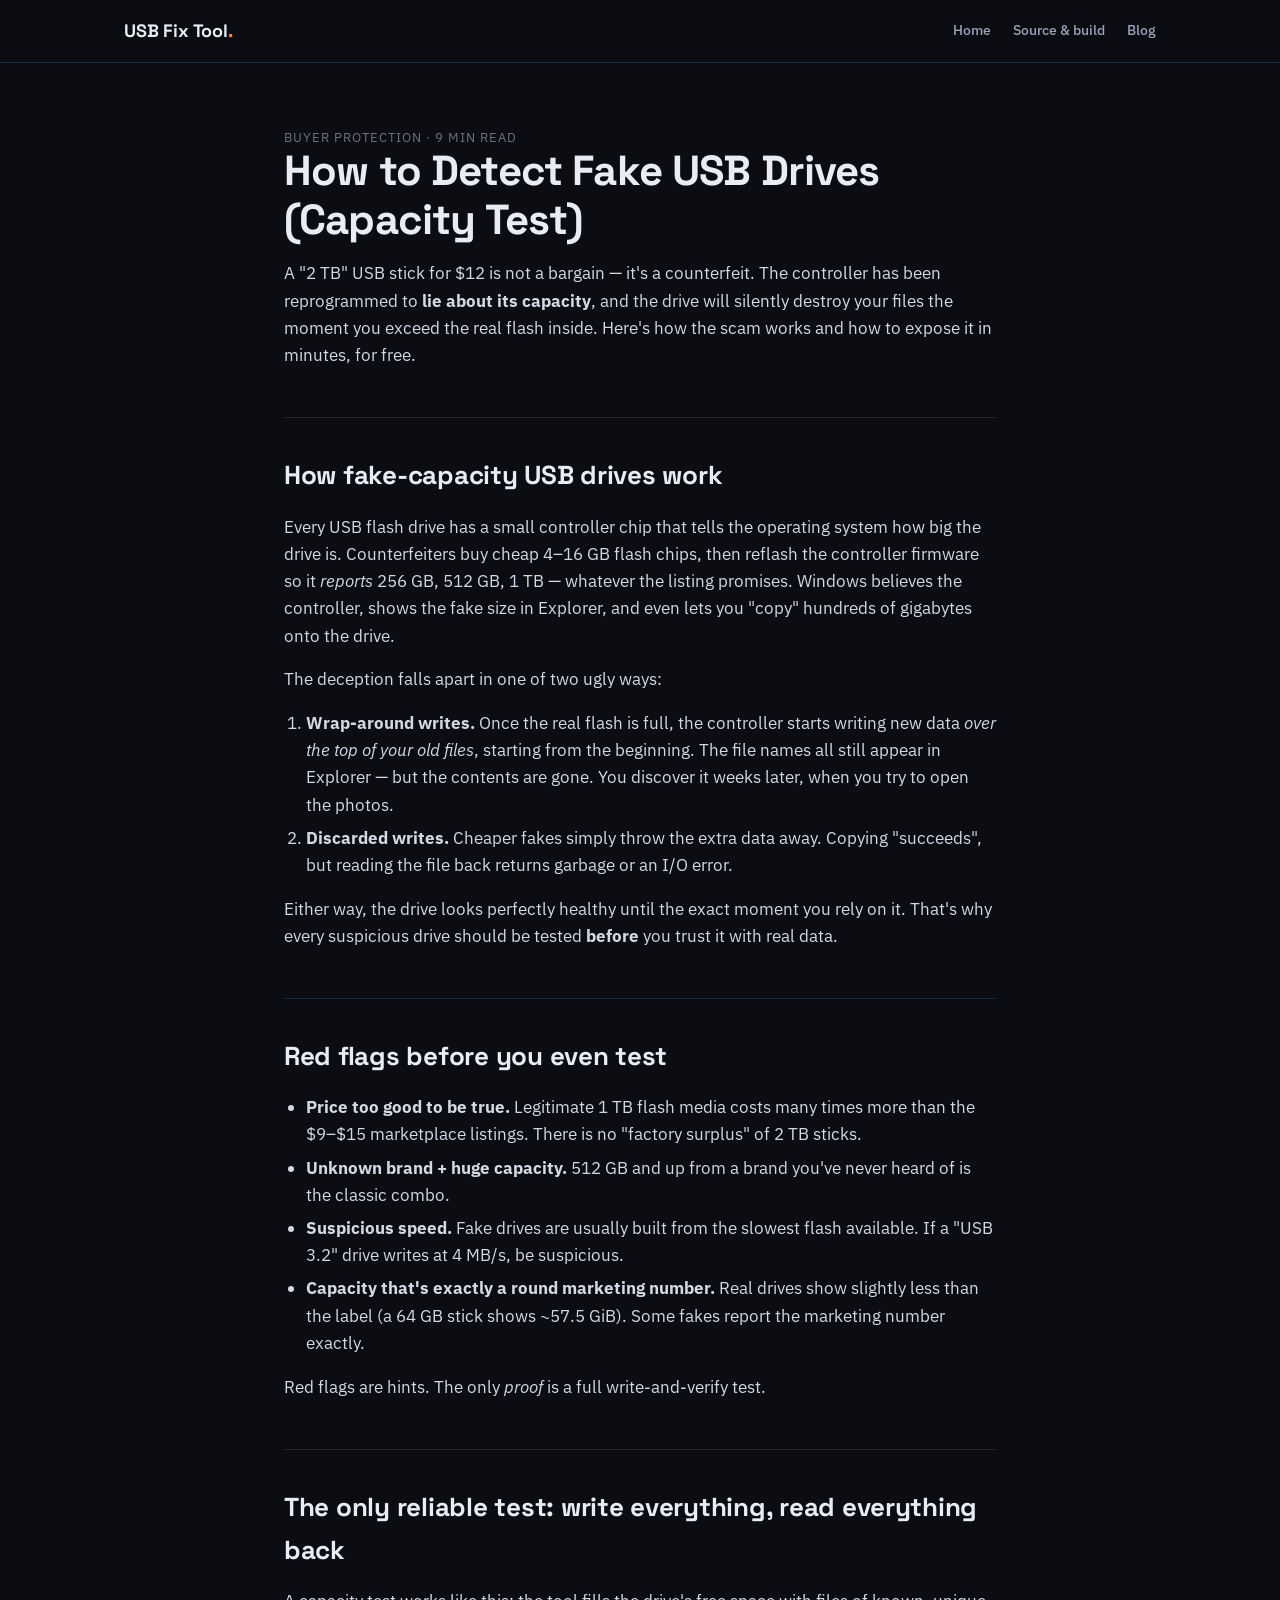
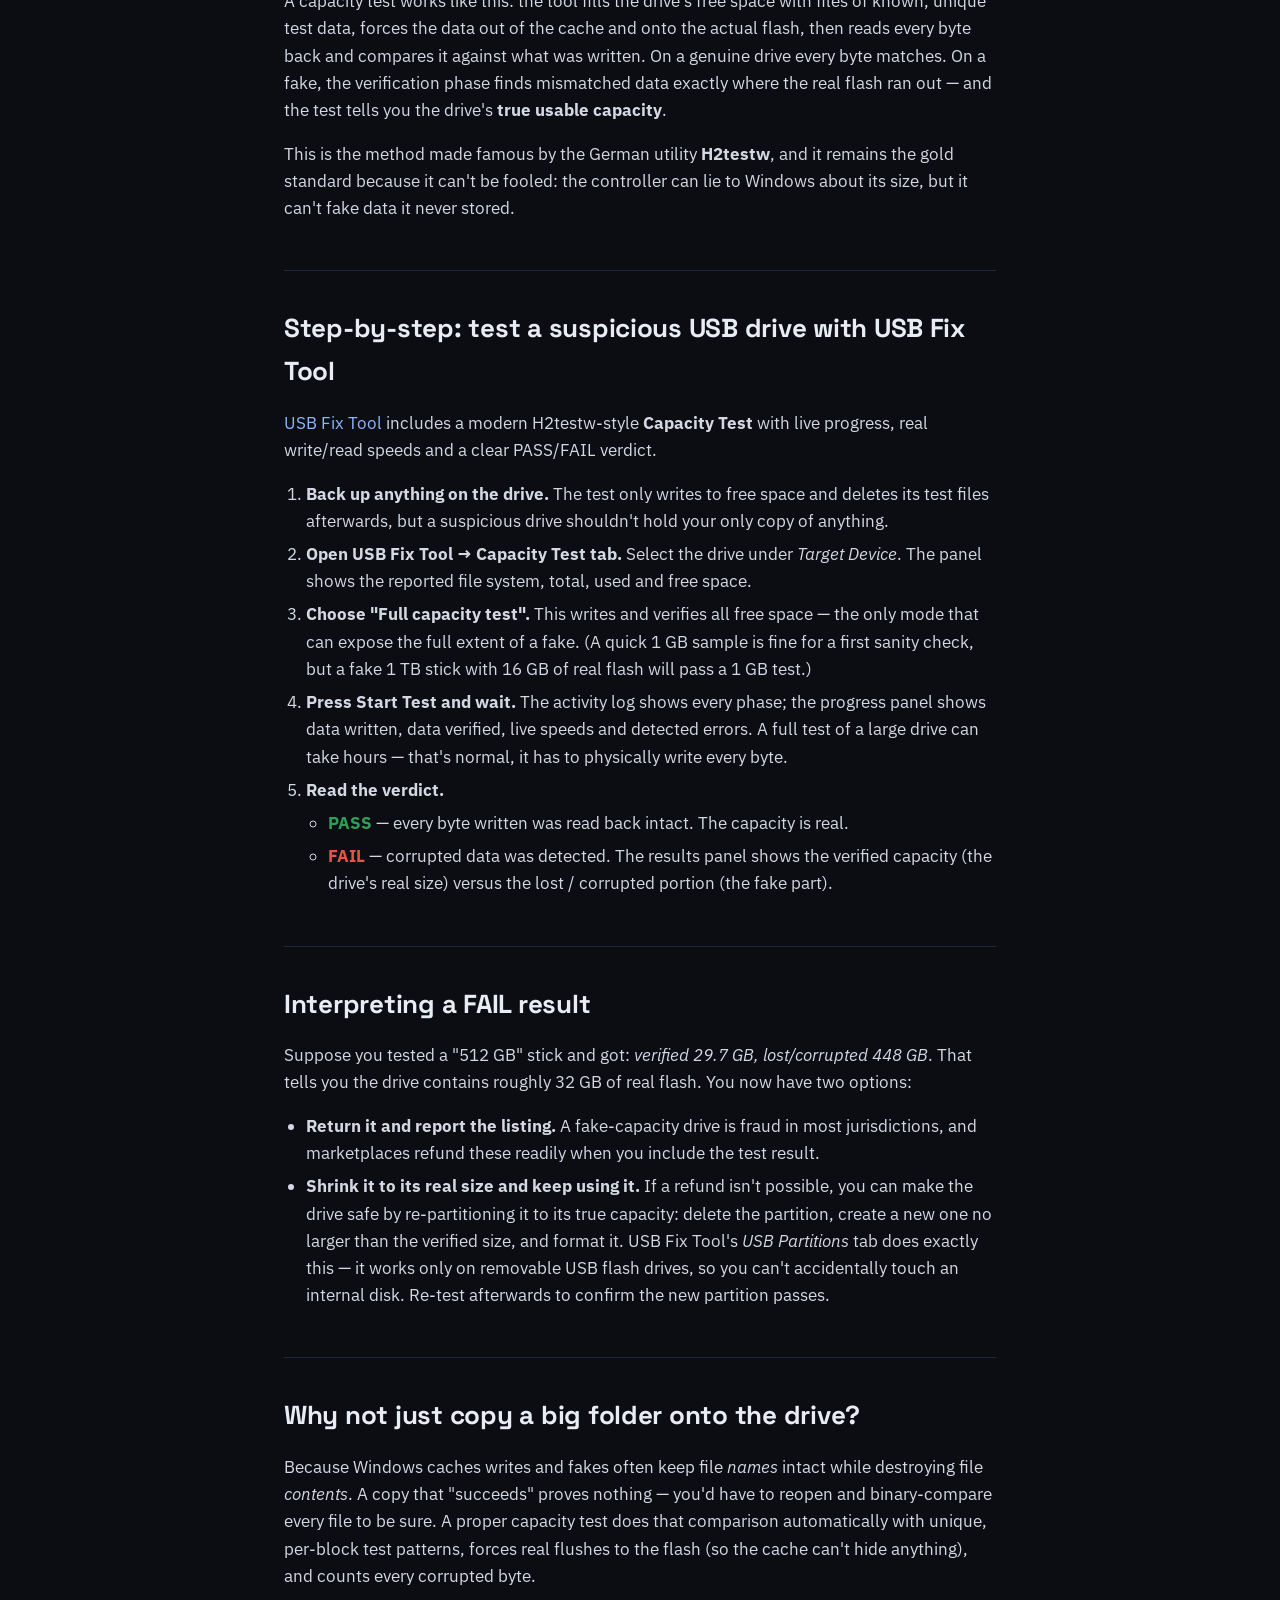
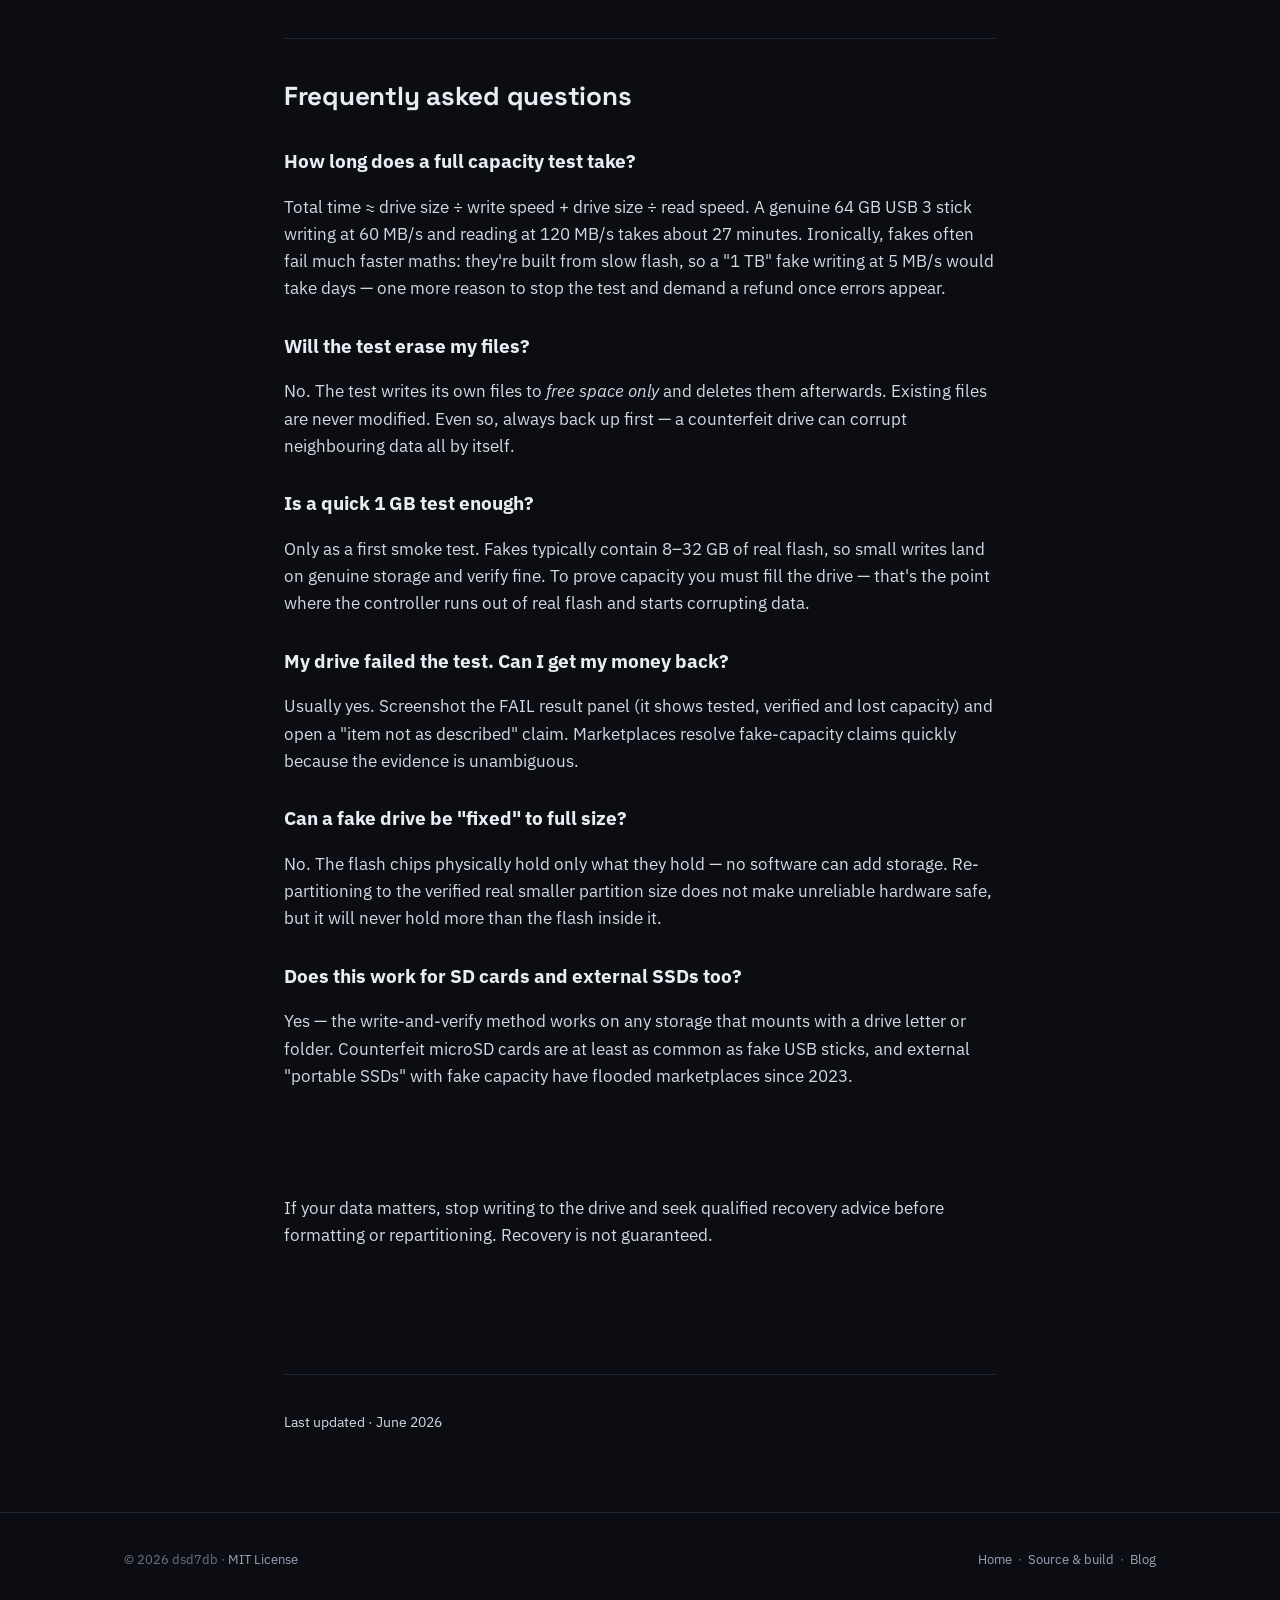
<file: usb-fix-tool/website/blog/detect-fake-usb-drives.html>
<!DOCTYPE html>
<html lang="en">
<head>
<meta charset="UTF-8" />
<meta name="viewport" content="width=device-width, initial-scale=1.0" />
<title>How to Detect Fake USB Drives — Test Real Capacity (2026)</title>
<meta name="description" content="Bought a suspiciously cheap 1 TB USB stick? Learn how counterfeit flash drives fake their capacity and how to help detect misleading capacities through real data checks with a write-and-verify capacity test.">
<meta name="keywords" content="detect fake usb drive, fake capacity usb, usb capacity test, h2testw alternative, counterfeit flash drive test, verify usb real capacity">

<link rel="icon" type="image/png" href="../assets/favicon.png" />

<meta property="og:type" content="article" />
<meta property="og:title" content="How to Detect Fake USB Drives (Capacity Test)" />
<meta property="og:description" content="Counterfeit USB sticks lie about their size. Investigate capacity claims with a write-and-verify capacity test." />

<link rel="preconnect" href="https://fonts.googleapis.com">
<link rel="preconnect" href="https://fonts.gstatic.com" crossorigin>
<link href="https://fonts.googleapis.com/css2?family=Space+Grotesk:wght@500;600;700&family=IBM+Plex+Sans:wght@400;500;600&family=JetBrains+Mono:wght@400;500&display=swap" rel="stylesheet">
<link rel="stylesheet" href="../css/style.css" />

<script type="application/ld+json">
{
  "@context": "https://schema.org",
  "@type": "HowTo",
  "name": "How to detect a fake-capacity USB drive",
  "step": [
    {"@type": "HowToStep", "name": "Back up and empty the drive"},
    {"@type": "HowToStep", "name": "Run a full write-and-verify capacity test"},
    {"@type": "HowToStep", "name": "Read the PASS/FAIL verification result"},
    {"@type": "HowToStep", "name": "Reclaim the real capacity or return the drive"}
  ]
}
</script>
</head>
<body>

<header class="site-header">
  <div class="nav">
    <a class="brand" href="../index.html">USB Fix Tool<span class="dot">.</span></a>
    <nav class="nav-links">
      <a href="../index.html">Home</a>
      <a href="../download.html">Source &amp; build</a>
      <a href="../blog.html">Blog</a>
    </nav>
  </div>
</header>

<article class="article">
  <header>
    <span class="post-meta">Buyer protection · 9 min read</span>
    <h1>How to Detect Fake USB Drives (Capacity Test)</h1>
    <p class="muted">
      A "2 TB" USB stick for $12 is not a bargain — it's a
      counterfeit. The controller has been reprogrammed to
      <strong>lie about its capacity</strong>, and the drive will
      silently destroy your files the moment you exceed the real
      flash inside. Here's how the scam works and how to expose it
      in minutes, for free.
    </p>
  </header>
<h2>How fake-capacity USB drives work</h2>

  <p>
    Every USB flash drive has a small controller chip that tells the
    operating system how big the drive is. Counterfeiters buy cheap
    4–16 GB flash chips, then reflash the controller firmware so it
    <em>reports</em> 256 GB, 512 GB, 1 TB — whatever the listing
    promises. Windows believes the controller, shows the fake size in
    Explorer, and even lets you "copy" hundreds of gigabytes onto the
    drive.
  </p>

  <p>The deception falls apart in one of two ugly ways:</p>

  <ol>
    <li><strong>Wrap-around writes.</strong> Once the real flash is
        full, the controller starts writing new data <em>over the
        top of your old files</em>, starting from the beginning. The
        file names all still appear in Explorer — but the contents
        are gone. You discover it weeks later, when you try to open
        the photos.</li>
    <li><strong>Discarded writes.</strong> Cheaper fakes simply throw
        the extra data away. Copying "succeeds", but reading the file
        back returns garbage or an I/O error.</li>
  </ol>

  <p>
    Either way, the drive looks perfectly healthy until the exact
    moment you rely on it. That's why every suspicious drive should
    be tested <strong>before</strong> you trust it with real data.
  </p>

  <h2>Red flags before you even test</h2>

  <ul>
    <li><strong>Price too good to be true.</strong> Legitimate 1 TB
        flash media costs many times more than the $9–$15 marketplace
        listings. There is no "factory surplus" of 2 TB sticks.</li>
    <li><strong>Unknown brand + huge capacity.</strong> 512 GB and up
        from a brand you've never heard of is the classic combo.</li>
    <li><strong>Suspicious speed.</strong> Fake drives are usually
        built from the slowest flash available. If a "USB 3.2" drive
        writes at 4 MB/s, be suspicious.</li>
    <li><strong>Capacity that's exactly a round marketing number.</strong>
        Real drives show slightly less than the label (a 64 GB stick
        shows ~57.5 GiB). Some fakes report the marketing number
        exactly.</li>
  </ul>

  <p>
    Red flags are hints. The only <em>proof</em> is a full
    write-and-verify test.
  </p>

  <h2>The only reliable test: write everything, read everything back</h2>

  <p>
    A capacity test works like this: the tool fills the drive's free
    space with files of known, unique test data, forces the data out
    of the cache and onto the actual flash, then reads every byte
    back and compares it against what was written. On a genuine drive
    every byte matches. On a fake, the verification phase finds
    mismatched data exactly where the real flash ran out — and the
    test tells you the drive's <strong>true usable capacity</strong>.
  </p>

  <p>
    This is the method made famous by the German utility
    <strong>H2testw</strong>, and it remains the gold standard because
    it can't be fooled: the controller can lie to Windows about its
    size, but it can't fake data it never stored.
  </p>

  <h2>Step-by-step: test a suspicious USB drive with USB Fix Tool</h2>

  <p>
    <a href="../download.html">USB Fix Tool</a> includes a
    modern H2testw-style <strong>Capacity Test</strong> with live
    progress, real write/read speeds and a clear PASS/FAIL verdict.
  </p>

  <ol>
    <li><strong>Back up anything on the drive.</strong> The test only
        writes to free space and deletes its test files afterwards,
        but a suspicious drive shouldn't hold your only copy of
        anything.</li>
    <li><strong>Open USB Fix Tool → Capacity Test tab.</strong>
        Select the drive under <em>Target Device</em>. The panel
        shows the reported file system, total, used and free
        space.</li>
    <li><strong>Choose "Full capacity test".</strong> This writes and
        verifies all free space — the only mode that can expose the
        full extent of a fake. (A quick 1 GB sample is fine for a
        first sanity check, but a fake 1 TB stick with 16 GB of real
        flash will pass a 1 GB test.)</li>
    <li><strong>Press Start Test and wait.</strong> The activity log
        shows every phase; the progress panel shows data written,
        data verified, live speeds and detected errors. A full test
        of a large drive can take hours — that's normal, it has to
        physically write every byte.</li>
    <li><strong>Read the verdict.</strong>
        <ul>
          <li><strong style="color:#2f9e57">PASS</strong> — every
              byte written was read back intact. The capacity is
              real.</li>
          <li><strong style="color:#e5534b">FAIL</strong> — corrupted
              data was detected. The results panel shows the verified
              capacity (the drive's real size) versus the lost /
              corrupted portion (the fake part).</li>
        </ul>
    </li>
  </ol>

  <h2>Interpreting a FAIL result</h2>

  <p>
    Suppose you tested a "512 GB" stick and got:
    <em>verified 29.7 GB, lost/corrupted 448 GB</em>. That tells you
    the drive contains roughly 32 GB of real flash. You now have two
    options:
  </p>

  <ul>
    <li><strong>Return it and report the listing.</strong> A
        fake-capacity drive is fraud in most jurisdictions, and
        marketplaces refund these readily when you include the test
        result.</li>
    <li><strong>Shrink it to its real size and keep using it.</strong>
        If a refund isn't possible, you can make the drive safe by
        re-partitioning it to its true capacity: delete the
        partition, create a new one no larger than the verified size,
        and format it. USB Fix Tool's <em>USB Partitions</em> tab
        does exactly this — it works only on removable USB flash
        drives, so you can't accidentally touch an internal disk.
        Re-test afterwards to confirm the new partition passes.</li>
  </ul>

  <h2>Why not just copy a big folder onto the drive?</h2>

  <p>
    Because Windows caches writes and fakes often keep file
    <em>names</em> intact while destroying file <em>contents</em>. A
    copy that "succeeds" proves nothing — you'd have to reopen and
    binary-compare every file to be sure. A proper capacity test does
    that comparison automatically with unique, per-block test
    patterns, forces real flushes to the flash (so the cache can't
    hide anything), and counts every corrupted byte.
  </p>
<h2>Frequently asked questions</h2>

  <h3>How long does a full capacity test take?</h3>
  <p>
    Total time ≈ drive size ÷ write speed + drive size ÷ read speed.
    A genuine 64 GB USB 3 stick writing at 60 MB/s and reading at
    120 MB/s takes about 27 minutes. Ironically, fakes often fail
    much faster maths: they're built from slow flash, so a "1 TB"
    fake writing at 5 MB/s would take days — one more reason to stop
    the test and demand a refund once errors appear.
  </p>

  <h3>Will the test erase my files?</h3>
  <p>
    No. The test writes its own files to <em>free space only</em> and
    deletes them afterwards. Existing files are never modified. Even
    so, always back up first — a counterfeit drive can corrupt
    neighbouring data all by itself.
  </p>

  <h3>Is a quick 1 GB test enough?</h3>
  <p>
    Only as a first smoke test. Fakes typically contain 8–32 GB of
    real flash, so small writes land on genuine storage and verify
    fine. To prove capacity you must fill the drive —
    that's the point where the controller runs out of real flash and
    starts corrupting data.
  </p>

  <h3>My drive failed the test. Can I get my money back?</h3>
  <p>
    Usually yes. Screenshot the FAIL result panel (it shows tested,
    verified and lost capacity) and open a "item not as described"
    claim. Marketplaces resolve fake-capacity claims quickly because
    the evidence is unambiguous.</p>

  <h3>Can a fake drive be "fixed" to full size?</h3>
  <p>
    No. The flash chips physically hold only what they hold — no
    software can add storage. Re-partitioning to the verified real
    smaller partition size does not make unreliable hardware safe, but it will never hold
    more than the flash inside it.
  </p>

  <h3>Does this work for SD cards and external SSDs too?</h3>
  <p>
    Yes — the write-and-verify method works on any storage that
    mounts with a drive letter or folder. Counterfeit microSD cards
    are at least as common as fake USB sticks, and external
    "portable SSDs" with fake capacity have flooded marketplaces
    since 2023.
  </p>

  <section>
    <div class="container" style="padding:0">
      <p class="muted">If your data matters, stop writing to the drive and seek qualified recovery advice before formatting or repartitioning. Recovery is not guaranteed.</p>
    </div>
  </section>

  <div class="divider"></div>
  <p class="muted" style="font-size:14px">
    Last updated · June 2026
  </p>
</article>

<footer class="site-footer">
  <div class="container">
    <div>© 2026 dsd7db · <a href="https://github.com/dsd7db/usb-fix-tool/blob/main/LICENSE" target="_blank" rel="noopener">MIT License</a></div>
    <div>
      <a href="../index.html">Home</a> &nbsp;·&nbsp;
      <a href="../download.html">Source &amp; build</a> &nbsp;·&nbsp;
      <a href="../blog.html">Blog</a>
    </div>
  </div>
</footer>

<script src="../js/main.js"></script>
</body>
</html>
</file>
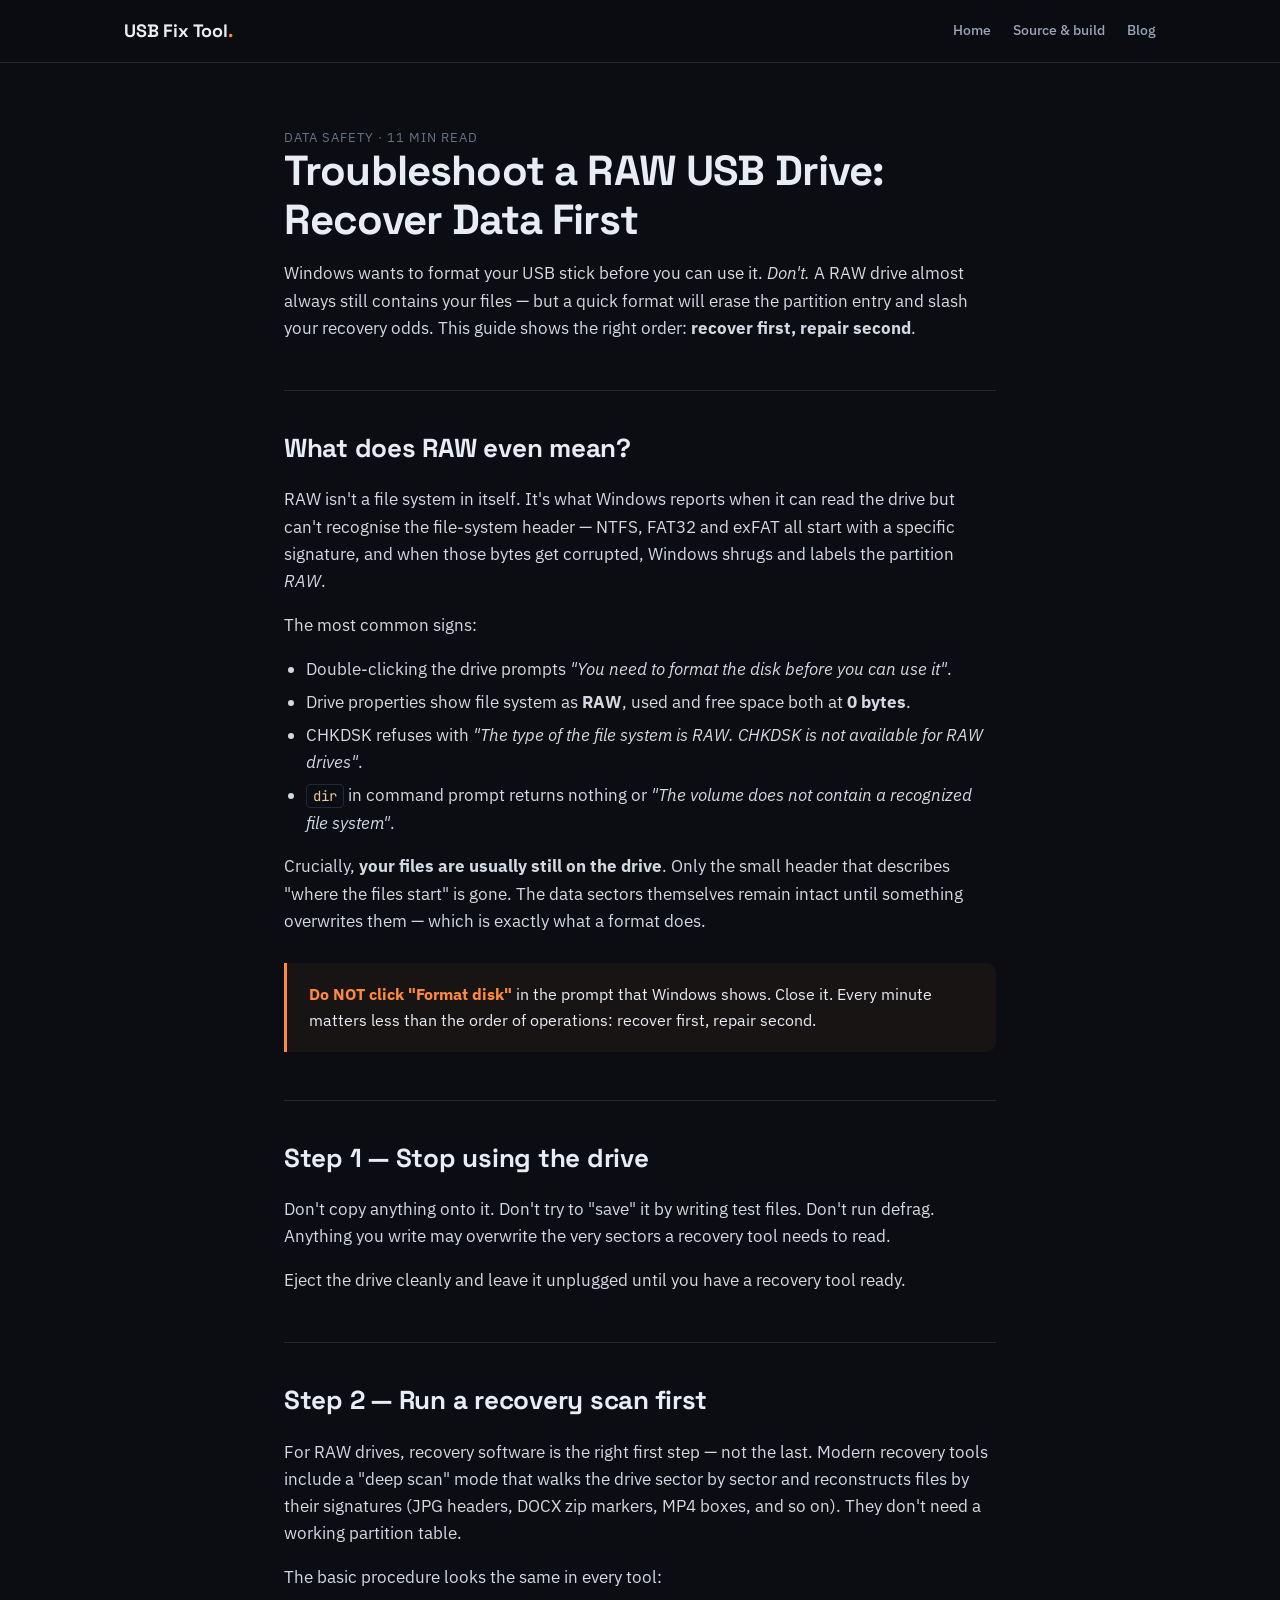
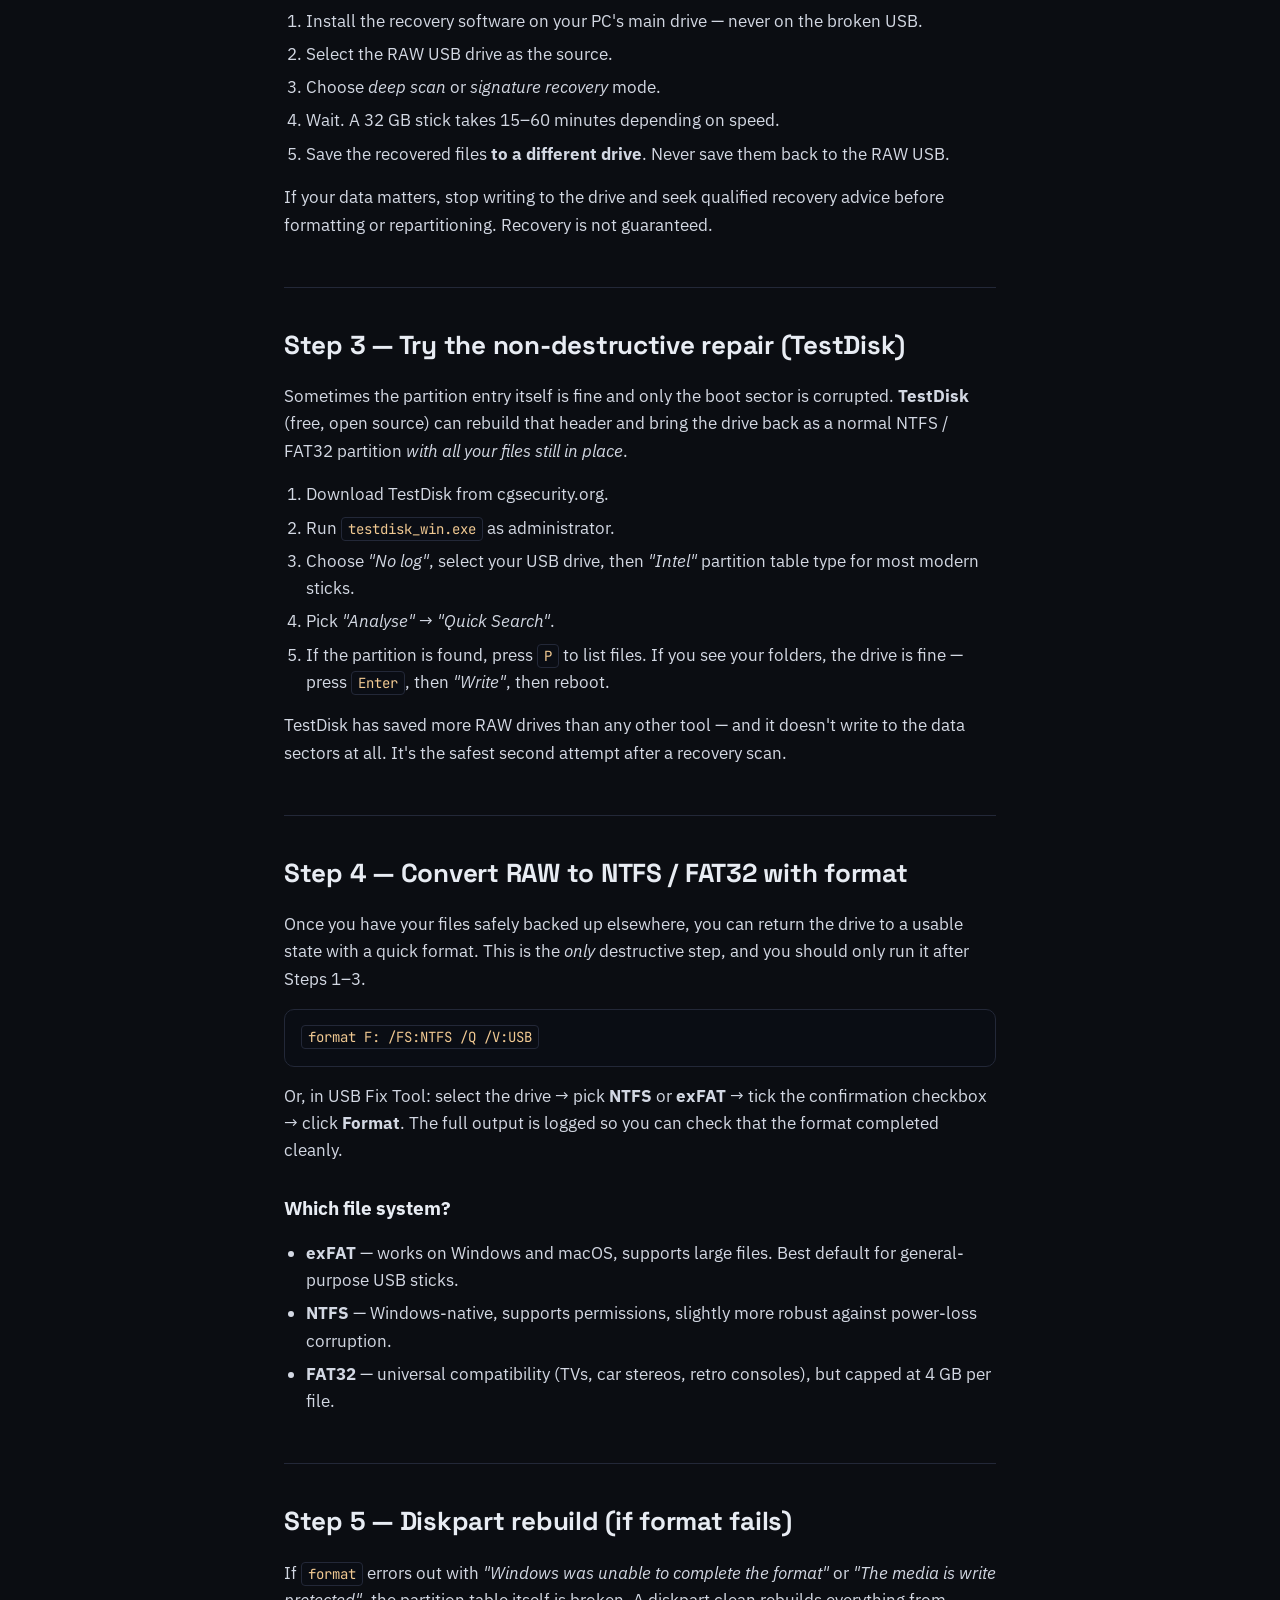
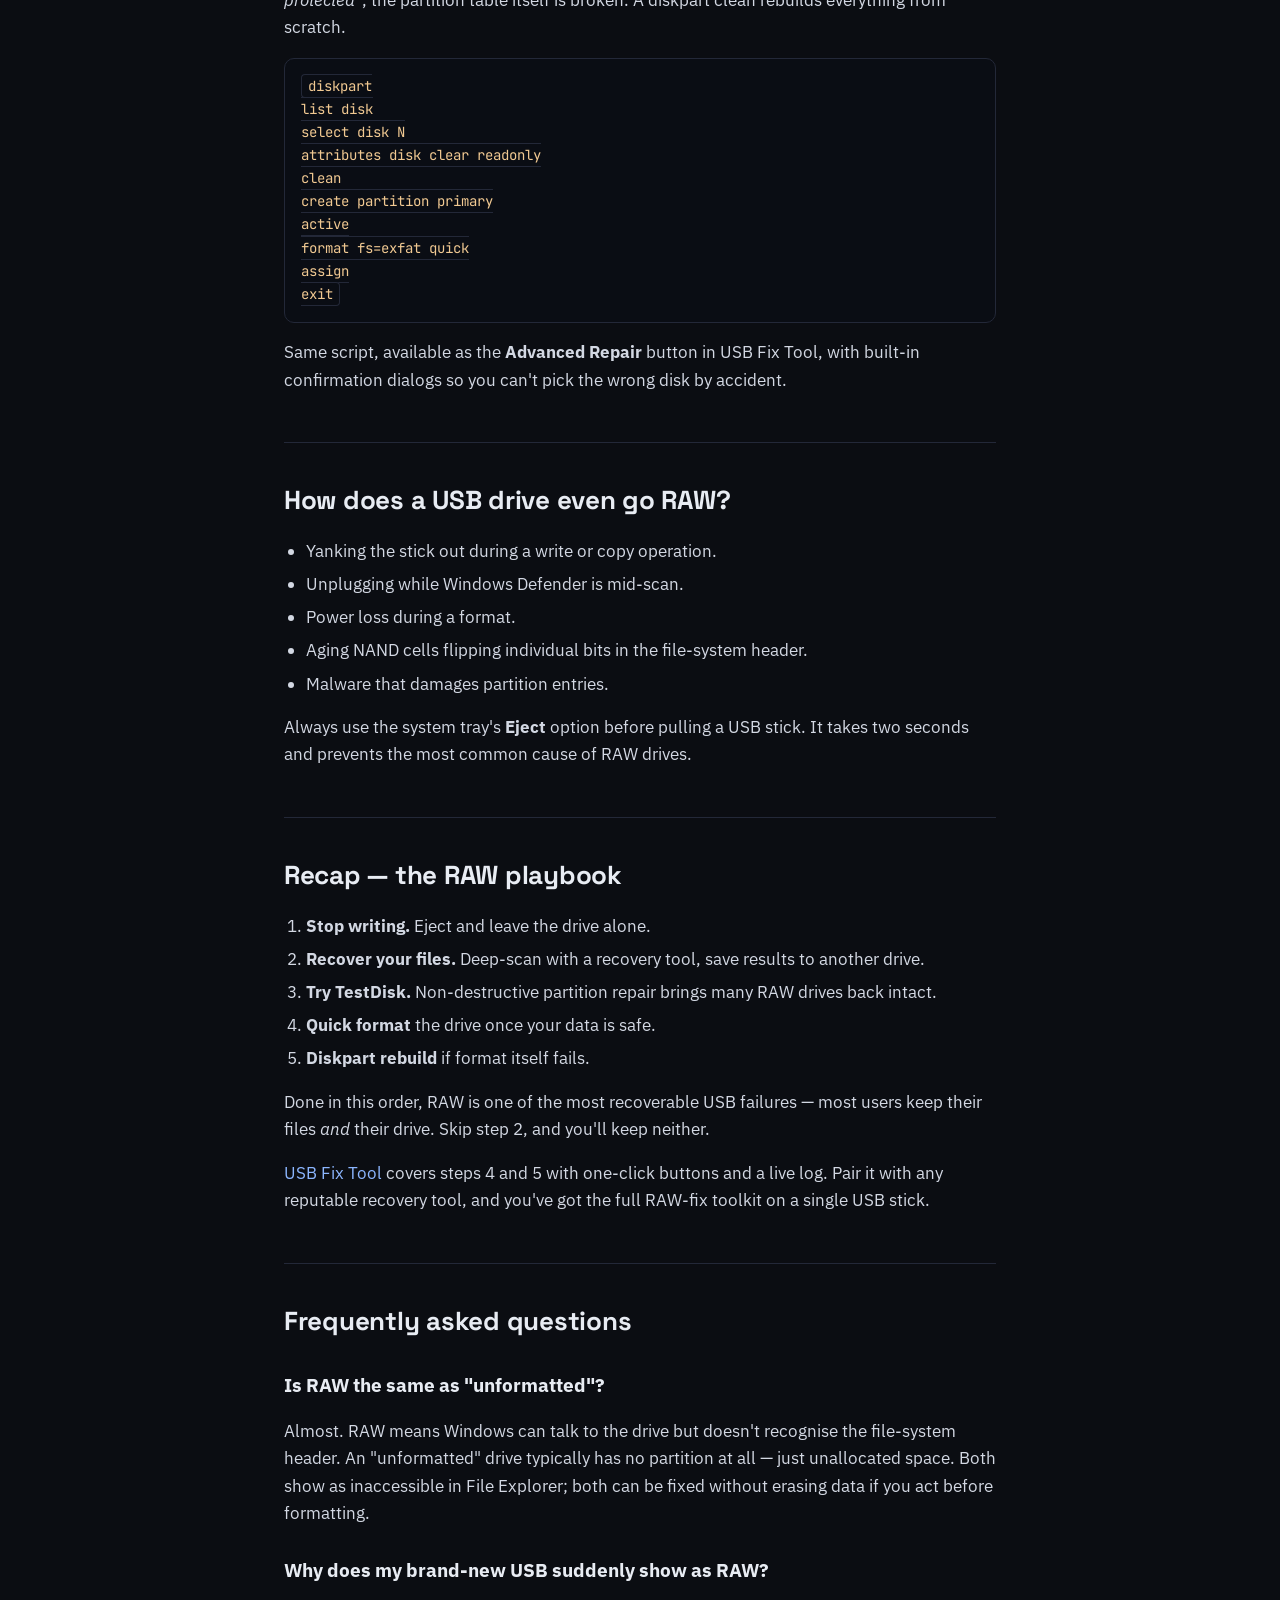
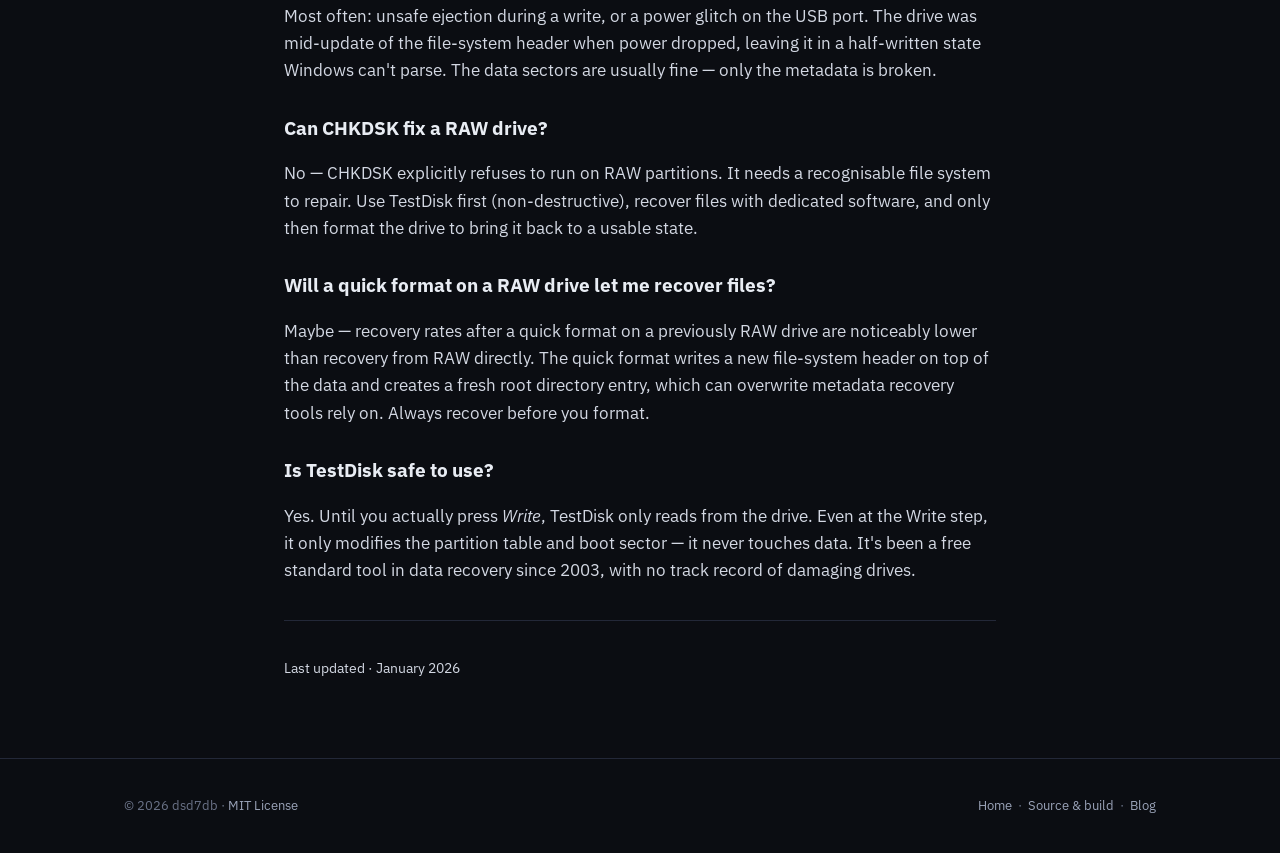
<file: usb-fix-tool/website/blog/fix-raw-usb-drive.html>
<!DOCTYPE html>
<html lang="en">
<head>
<meta charset="UTF-8" />
<meta name="viewport" content="width=device-width, initial-scale=1.0" />
<title>Troubleshoot a RAW USB Drive: Recover Data First (Step-by-Step, 2026)</title>
<meta name="description" content="Your USB drive shows as RAW in Windows? Don't format it. Follow this step-by-step guide to recover your files first, then convert RAW back to FAT32 or NTFS safely.">
<meta name="keywords" content="fix raw usb drive, raw drive recovery, raw to ntfs, usb raw fix, raw partition recovery">
<link rel="icon" type="image/png" href="../assets/favicon.png" />

<meta property="og:type" content="article" />
<meta property="og:title" content="Troubleshoot a RAW USB Drive: Recover Data First" />
<meta property="og:description" content="Recover the partition first, format second — the right order to keep your files." />

<link rel="preconnect" href="https://fonts.googleapis.com">
<link rel="preconnect" href="https://fonts.gstatic.com" crossorigin>
<link href="https://fonts.googleapis.com/css2?family=Space+Grotesk:wght@500;600;700&family=IBM+Plex+Sans:wght@400;500;600&family=JetBrains+Mono:wght@400;500&display=swap" rel="stylesheet">
<link rel="stylesheet" href="../css/style.css" />
</head>
<body>

<header class="site-header">
  <div class="nav">
    <a class="brand" href="../index.html">USB Fix Tool<span class="dot">.</span></a>
    <nav class="nav-links">
      <a href="../index.html">Home</a>
      <a href="../download.html">Source &amp; build</a>
      <a href="../blog.html">Blog</a>
    </nav>
  </div>
</header>

<article class="article">
  <header>
    <span class="post-meta">Data safety · 11 min read</span>
    <h1>Troubleshoot a RAW USB Drive: Recover Data First</h1>
    <p class="muted">
      Windows wants to format your USB stick before you can use it.
      <em>Don't.</em> A RAW drive almost always still contains your
      files — but a quick format will erase the partition entry and
      slash your recovery odds. This guide shows the right order:
      <strong>recover first, repair second</strong>.
    </p>
  </header>
<h2>What does RAW even mean?</h2>

  <p>
    RAW isn't a file system in itself. It's what Windows reports when
    it can read the drive but can't recognise the file-system header —
    NTFS, FAT32 and exFAT all start with a specific signature, and
    when those bytes get corrupted, Windows shrugs and labels the
    partition <em>RAW</em>.
  </p>

  <p>The most common signs:</p>

  <ul>
    <li>Double-clicking the drive prompts <em>"You need to format the
        disk before you can use it"</em>.</li>
    <li>Drive properties show file system as <strong>RAW</strong>,
        used and free space both at <strong>0 bytes</strong>.</li>
    <li>CHKDSK refuses with <em>"The type of the file system is RAW.
        CHKDSK is not available for RAW drives"</em>.</li>
    <li><code>dir</code> in command prompt returns nothing or
        <em>"The volume does not contain a recognized file system"</em>.</li>
  </ul>

  <p>
    Crucially, <strong>your files are usually still on the drive</strong>.
    Only the small header that describes "where the files start" is
    gone. The data sectors themselves remain intact until something
    overwrites them — which is exactly what a format does.
  </p>

  <div class="callout">
    <strong>Do NOT click "Format disk"</strong> in the prompt that
    Windows shows. Close it. Every minute matters less than the order
    of operations: recover first, repair second.
  </div>

  <h2>Step 1 — Stop using the drive</h2>

  <p>
    Don't copy anything onto it. Don't try to "save" it by writing
    test files. Don't run defrag. Anything you write may overwrite
    the very sectors a recovery tool needs to read.
  </p>

  <p>
    Eject the drive cleanly and leave it unplugged until you have a
    recovery tool ready.
  </p>

  <h2>Step 2 — Run a recovery scan first</h2>

  <p>
    For RAW drives, recovery software is the right first step — not
    the last. Modern recovery tools include a "deep scan" mode that
    walks the drive sector by sector and reconstructs files by their
    signatures (JPG headers, DOCX zip markers, MP4 boxes, and so on).
    They don't need a working partition table.
  </p>

  <p>The basic procedure looks the same in every tool:</p>

  <ol>
    <li>Install the recovery software on your PC's main drive — never
        on the broken USB.</li>
    <li>Select the RAW USB drive as the source.</li>
    <li>Choose <em>deep scan</em> or <em>signature recovery</em> mode.</li>
    <li>Wait. A 32 GB stick takes 15–60 minutes depending on speed.</li>
    <li>Save the recovered files <strong>to a different drive</strong>.
        Never save them back to the RAW USB.</li>
  </ol>

  <p class="muted">If your data matters, stop writing to the drive and seek qualified recovery advice before formatting or repartitioning. Recovery is not guaranteed.</p>

  <h2>Step 3 — Try the non-destructive repair (TestDisk)</h2>

  <p>
    Sometimes the partition entry itself is fine and only the boot
    sector is corrupted. <strong>TestDisk</strong> (free, open source)
    can rebuild that header and bring the drive back as a normal
    NTFS / FAT32 partition <em>with all your files still in place</em>.
  </p>

  <ol>
    <li>Download TestDisk from cgsecurity.org.</li>
    <li>Run <code>testdisk_win.exe</code> as administrator.</li>
    <li>Choose <em>"No log"</em>, select your USB drive, then
        <em>"Intel"</em> partition table type for most modern sticks.</li>
    <li>Pick <em>"Analyse"</em> → <em>"Quick Search"</em>.</li>
    <li>If the partition is found, press <code>P</code> to list files.
        If you see your folders, the drive is fine — press
        <code>Enter</code>, then <em>"Write"</em>, then reboot.</li>
  </ol>

  <p>
    TestDisk has saved more RAW drives than any other tool — and it
    doesn't write to the data sectors at all. It's the safest second
    attempt after a recovery scan.
  </p>

  <h2>Step 4 — Convert RAW to NTFS / FAT32 with format</h2>

  <p>
    Once you have your files safely backed up elsewhere, you can
    return the drive to a usable state with a quick format. This is
    the <em>only</em> destructive step, and you should only run it
    after Steps 1–3.
  </p>

  <pre><code>format F: /FS:NTFS /Q /V:USB</code></pre>

  <p>
    Or, in USB Fix Tool: select the drive → pick <strong>NTFS</strong>
    or <strong>exFAT</strong> → tick the confirmation checkbox →
    click <strong>Format</strong>. The full output is logged so you
    can check that the format completed cleanly.
  </p>

  <h3>Which file system?</h3>
  <ul>
    <li><strong>exFAT</strong> — works on Windows and macOS, supports
        large files. Best default for general-purpose USB sticks.</li>
    <li><strong>NTFS</strong> — Windows-native, supports permissions,
        slightly more robust against power-loss corruption.</li>
    <li><strong>FAT32</strong> — universal compatibility (TVs, car
        stereos, retro consoles), but capped at 4 GB per file.</li>
  </ul>

  <h2>Step 5 — Diskpart rebuild (if format fails)</h2>

  <p>
    If <code>format</code> errors out with <em>"Windows was unable to
    complete the format"</em> or <em>"The media is write
    protected"</em>, the partition table itself is broken. A diskpart
    clean rebuilds everything from scratch.
  </p>

  <pre><code>diskpart
list disk
select disk N
attributes disk clear readonly
clean
create partition primary
active
format fs=exfat quick
assign
exit</code></pre>

  <p>
    Same script, available as the <strong>Advanced Repair</strong>
    button in USB Fix Tool, with built-in confirmation dialogs so you
    can't pick the wrong disk by accident.
  </p>

  <h2>How does a USB drive even go RAW?</h2>

  <ul>
    <li>Yanking the stick out during a write or copy operation.</li>
    <li>Unplugging while Windows Defender is mid-scan.</li>
    <li>Power loss during a format.</li>
    <li>Aging NAND cells flipping individual bits in the file-system
        header.</li>
    <li>Malware that damages partition entries.</li>
  </ul>

  <p>
    Always use the system tray's <strong>Eject</strong> option before
    pulling a USB stick. It takes two seconds and prevents the most
    common cause of RAW drives.
  </p>

  <h2>Recap — the RAW playbook</h2>

  <ol>
    <li><strong>Stop writing.</strong> Eject and leave the drive
        alone.</li>
    <li><strong>Recover your files.</strong> Deep-scan with a recovery
        tool, save results to another drive.</li>
    <li><strong>Try TestDisk.</strong> Non-destructive partition
        repair brings many RAW drives back intact.</li>
    <li><strong>Quick format</strong> the drive once your data is
        safe.</li>
    <li><strong>Diskpart rebuild</strong> if format itself fails.</li>
  </ol>

  <p>
    Done in this order, RAW is one of the most recoverable USB
    failures — most users keep their files <em>and</em> their drive.
    Skip step 2, and you'll keep neither.
  </p>

  <p>
    <a href="../download.html">USB Fix Tool</a> covers steps 4 and 5
    with one-click buttons and a live log. Pair it with any reputable
    recovery tool, and you've got the full RAW-fix toolkit on a single
    USB stick.
  </p>

  <h2>Frequently asked questions</h2>

  <h3>Is RAW the same as "unformatted"?</h3>
  <p>
    Almost. RAW means Windows can talk to the drive but doesn't
    recognise the file-system header. An "unformatted" drive
    typically has no partition at all — just unallocated space. Both
    show as inaccessible in File Explorer; both can be fixed without
    erasing data if you act before formatting.
  </p>

  <h3>Why does my brand-new USB suddenly show as RAW?</h3>
  <p>
    Most often: unsafe ejection during a write, or a power glitch on
    the USB port. The drive was mid-update of the file-system header
    when power dropped, leaving it in a half-written state Windows
    can't parse. The data sectors are usually fine — only the
    metadata is broken.
  </p>

  <h3>Can CHKDSK fix a RAW drive?</h3>
  <p>
    No — CHKDSK explicitly refuses to run on RAW partitions. It
    needs a recognisable file system to repair. Use TestDisk first
    (non-destructive), recover files with dedicated software, and
    only then format the drive to bring it back to a usable state.
  </p>

  <h3>Will a quick format on a RAW drive let me recover files?</h3>
  <p>
    Maybe — recovery rates after a quick format on a previously RAW
    drive are noticeably lower than recovery from RAW directly. The
    quick format writes a new file-system header on top of the data
    and creates a fresh root directory entry, which can overwrite
    metadata recovery tools rely on. Always recover before you
    format.
  </p>

  <h3>Is TestDisk safe to use?</h3>
  <p>
    Yes. Until you actually press <em>Write</em>, TestDisk only reads
    from the drive. Even at the Write step, it only modifies the
    partition table and boot sector — it never touches data. It's
    been a free standard tool in data recovery since 2003, with no
    track record of damaging drives.
  </p>

  <div class="divider"></div>
  <p class="muted" style="font-size:14px">
    Last updated · January 2026
  </p>
</article>

<footer class="site-footer">
  <div class="container">
    <div>© 2026 dsd7db · <a href="https://github.com/dsd7db/usb-fix-tool/blob/main/LICENSE" target="_blank" rel="noopener">MIT License</a></div>
    <div>
      <a href="../index.html">Home</a> &nbsp;·&nbsp;
      <a href="../download.html">Source &amp; build</a> &nbsp;·&nbsp;
      <a href="../blog.html">Blog</a>
    </div>
  </div>
</footer>

<script src="../js/main.js"></script>
</body>
</html>
</file>
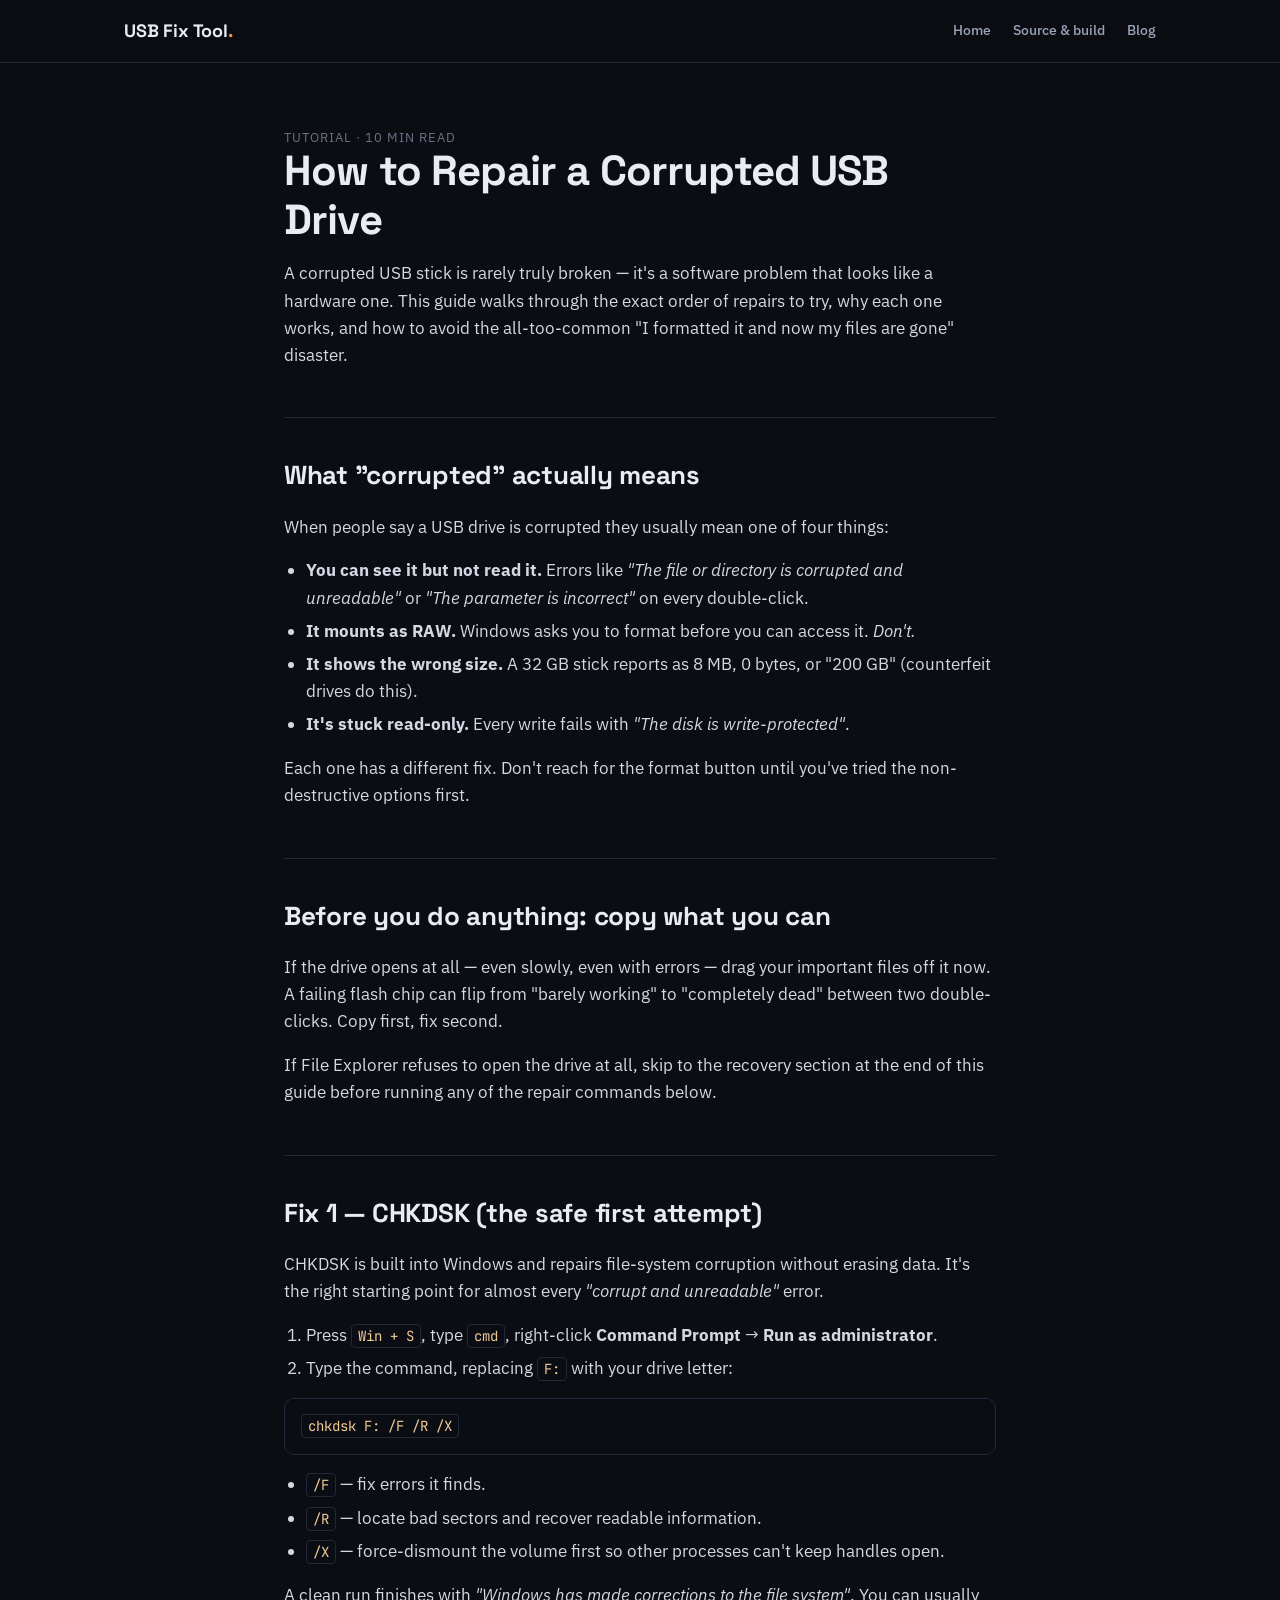
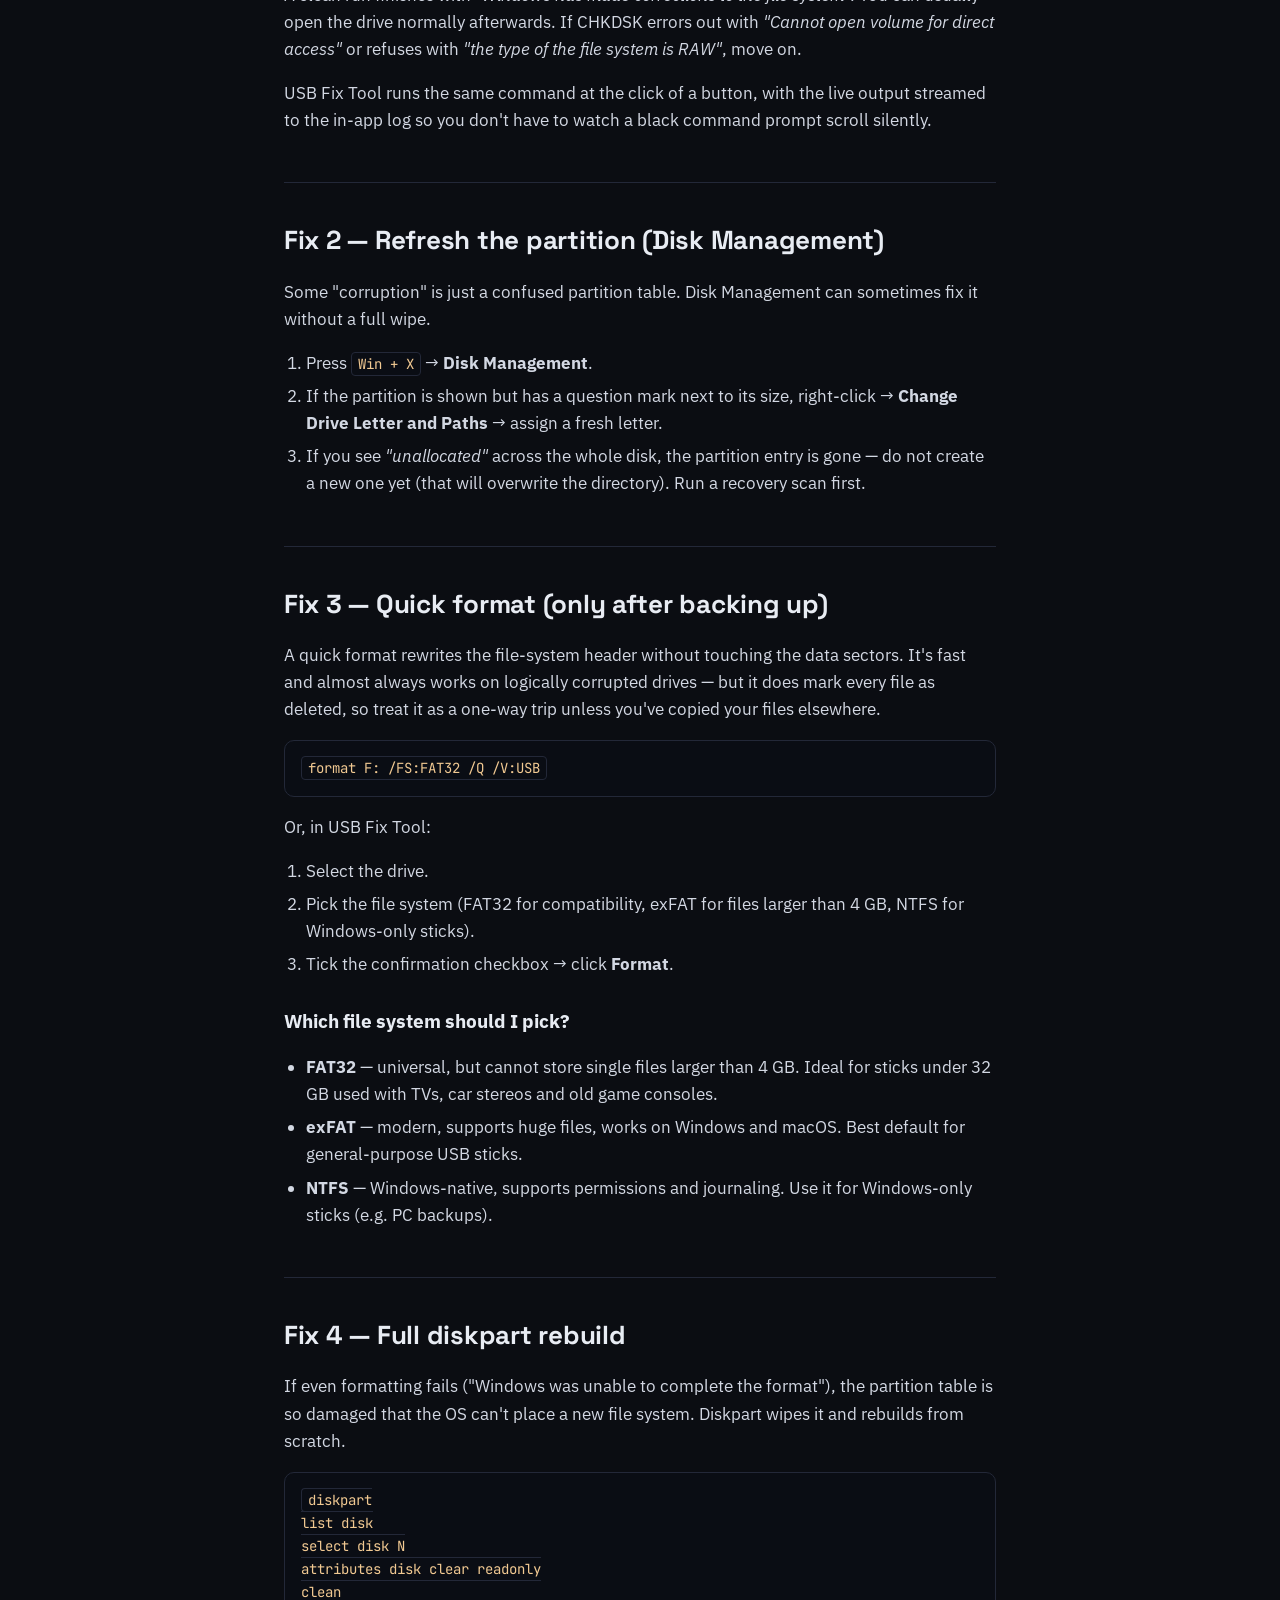
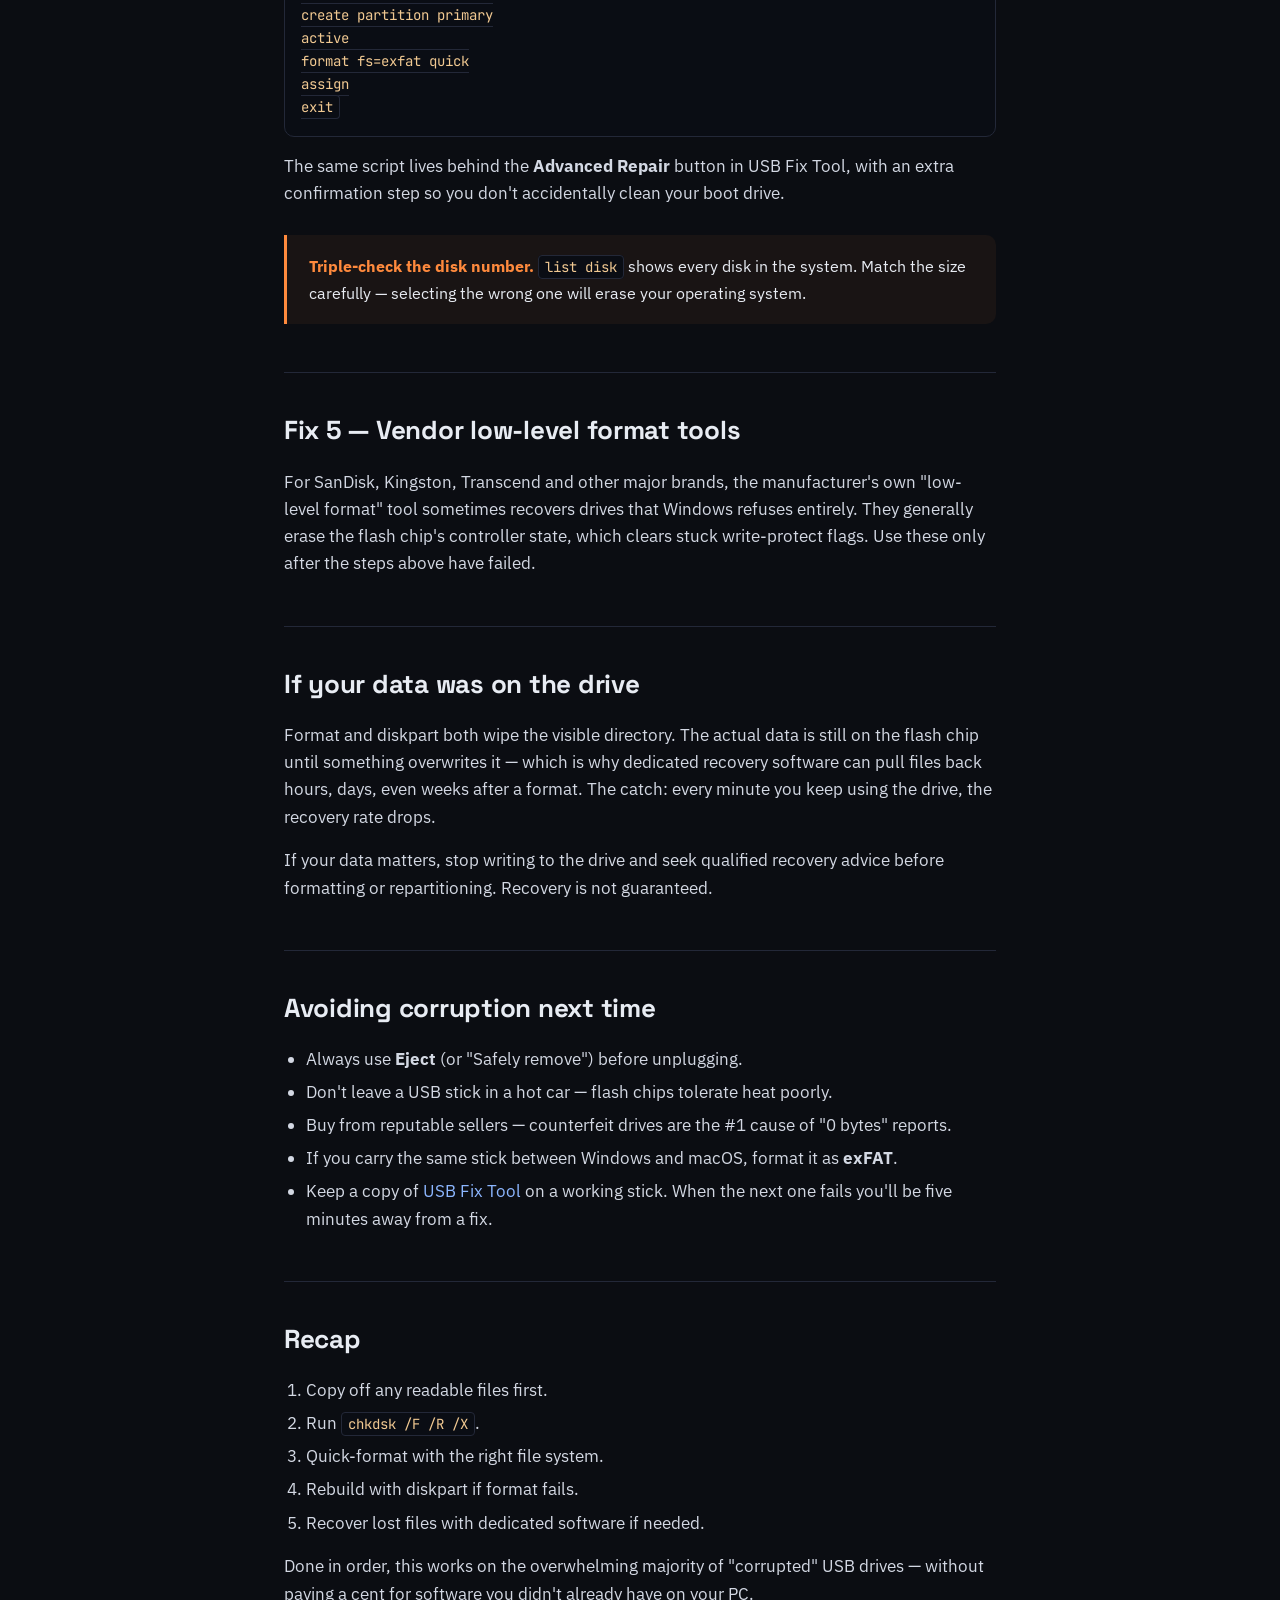
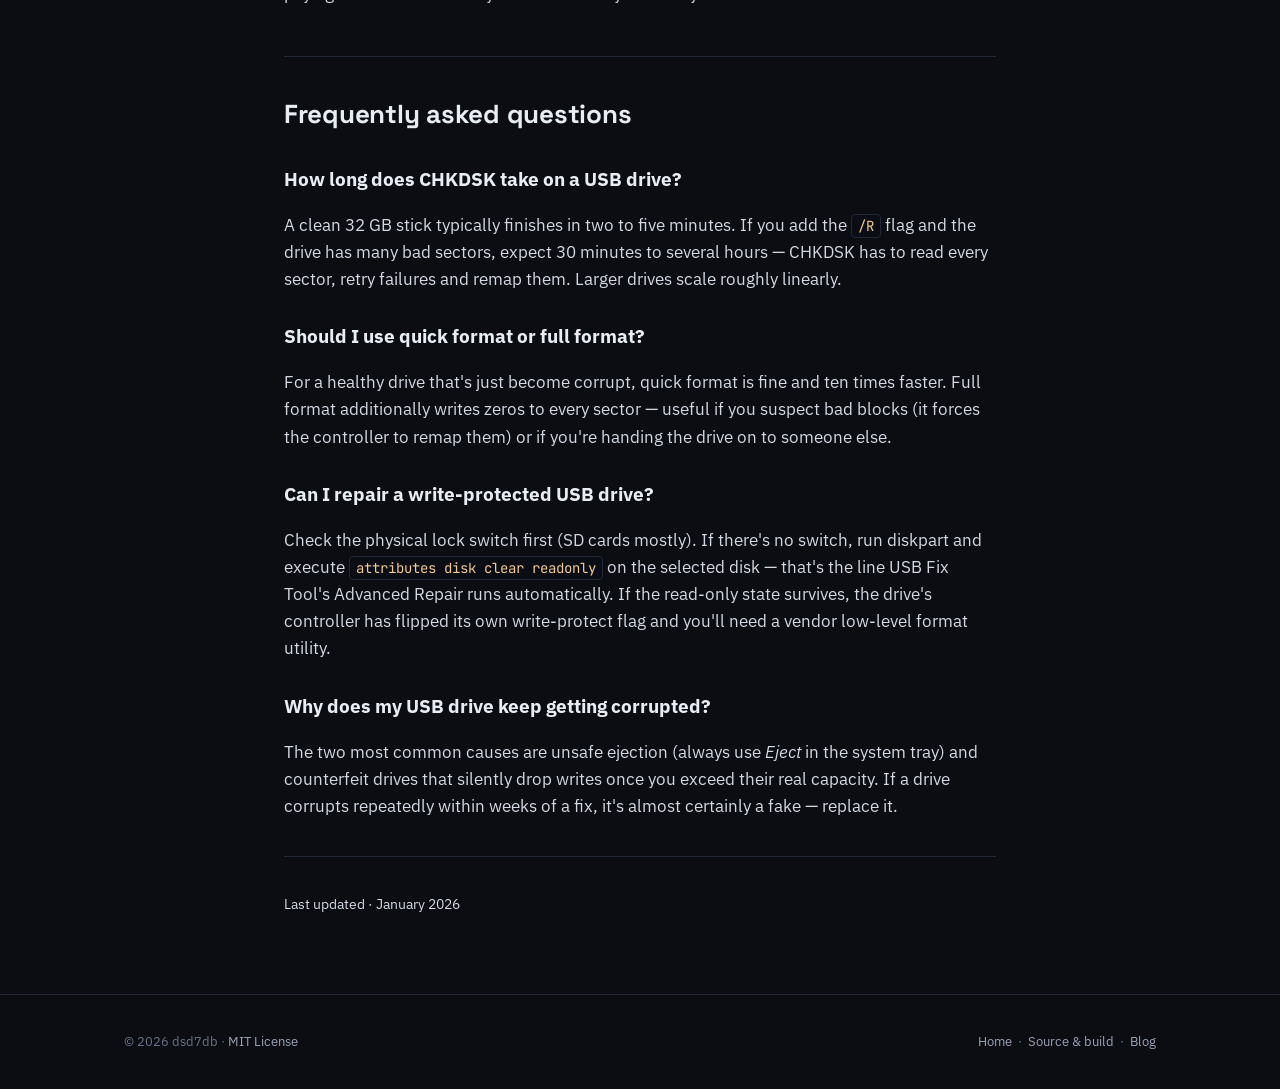
<file: usb-fix-tool/website/blog/repair-corrupted-usb.html>
<!DOCTYPE html>
<html lang="en">
<head>
<meta charset="UTF-8" />
<meta name="viewport" content="width=device-width, initial-scale=1.0" />
<title>How to Repair a Corrupted USB Drive (Free, No Software Needed)</title>
<meta name="description" content="Learn how to repair a corrupted USB drive on Windows step by step using CHKDSK, format and diskpart. Free, beginner-friendly guide for 2026.">
<meta name="keywords" content="repair corrupted usb drive, fix corrupted flash drive, chkdsk usb, usb repair windows, fix damaged pendrive">
<link rel="icon" type="image/png" href="../assets/favicon.png" />

<meta property="og:type" content="article" />
<meta property="og:title" content="How to Repair a Corrupted USB Drive" />
<meta property="og:description" content="From CHKDSK to diskpart — the right order to fix corruption without losing data." />

<link rel="preconnect" href="https://fonts.googleapis.com">
<link rel="preconnect" href="https://fonts.gstatic.com" crossorigin>
<link href="https://fonts.googleapis.com/css2?family=Space+Grotesk:wght@500;600;700&family=IBM+Plex+Sans:wght@400;500;600&family=JetBrains+Mono:wght@400;500&display=swap" rel="stylesheet">
<link rel="stylesheet" href="../css/style.css" />
</head>
<body>

<header class="site-header">
  <div class="nav">
    <a class="brand" href="../index.html">USB Fix Tool<span class="dot">.</span></a>
    <nav class="nav-links">
      <a href="../index.html">Home</a>
      <a href="../download.html">Source &amp; build</a>
      <a href="../blog.html">Blog</a>
    </nav>
  </div>
</header>

<article class="article">
  <header>
    <span class="post-meta">Tutorial · 10 min read</span>
    <h1>How to Repair a Corrupted USB Drive</h1>
    <p class="muted">
      A corrupted USB stick is rarely truly broken — it's a software
      problem that looks like a hardware one. This guide walks through
      the exact order of repairs to try, why each one works, and how to
      avoid the all-too-common "I formatted it and now my files are
      gone" disaster.
    </p>
  </header>
<h2>What "corrupted" actually means</h2>

  <p>
    When people say a USB drive is corrupted they usually mean one of
    four things:
  </p>

  <ul>
    <li><strong>You can see it but not read it.</strong> Errors like
        <em>"The file or directory is corrupted and unreadable"</em> or
        <em>"The parameter is incorrect"</em> on every double-click.</li>
    <li><strong>It mounts as RAW.</strong> Windows asks you to format
        before you can access it. <em>Don't.</em></li>
    <li><strong>It shows the wrong size.</strong> A 32 GB stick reports
        as 8 MB, 0 bytes, or "200 GB" (counterfeit drives do this).</li>
    <li><strong>It's stuck read-only.</strong> Every write fails with
        <em>"The disk is write-protected"</em>.</li>
  </ul>

  <p>
    Each one has a different fix. Don't reach for the format button
    until you've tried the non-destructive options first.
  </p>

  <h2>Before you do anything: copy what you can</h2>

  <p>
    If the drive opens at all — even slowly, even with errors — drag
    your important files off it now. A failing flash chip can flip
    from "barely working" to "completely dead" between two
    double-clicks. Copy first, fix second.
  </p>

  <p>
    If File Explorer refuses to open the drive at all, skip to the
    recovery section at the end of this guide before running any of
    the repair commands below.
  </p>

  <h2>Fix 1 — CHKDSK (the safe first attempt)</h2>

  <p>
    CHKDSK is built into Windows and repairs file-system corruption
    without erasing data. It's the right starting point for almost
    every <em>"corrupt and unreadable"</em> error.
  </p>

  <ol>
    <li>Press <code>Win + S</code>, type <code>cmd</code>, right-click
        <strong>Command Prompt</strong> → <strong>Run as
        administrator</strong>.</li>
    <li>Type the command, replacing <code>F:</code> with your drive
        letter:</li>
  </ol>

  <pre><code>chkdsk F: /F /R /X</code></pre>

  <ul>
    <li><code>/F</code> — fix errors it finds.</li>
    <li><code>/R</code> — locate bad sectors and recover readable
        information.</li>
    <li><code>/X</code> — force-dismount the volume first so other
        processes can't keep handles open.</li>
  </ul>

  <p>
    A clean run finishes with <em>"Windows has made corrections to the
    file system"</em>. You can usually open the drive normally
    afterwards. If CHKDSK errors out with <em>"Cannot open volume for
    direct access"</em> or refuses with <em>"the type of the file
    system is RAW"</em>, move on.
  </p>

  <p>
    USB Fix Tool runs the same command at the click of a button, with
    the live output streamed to the in-app log so you don't have to
    watch a black command prompt scroll silently.
  </p>

  <h2>Fix 2 — Refresh the partition (Disk Management)</h2>

  <p>
    Some "corruption" is just a confused partition table. Disk
    Management can sometimes fix it without a full wipe.
  </p>

  <ol>
    <li>Press <code>Win + X</code> → <strong>Disk Management</strong>.</li>
    <li>If the partition is shown but has a question mark next to its
        size, right-click → <strong>Change Drive Letter and Paths</strong>
        → assign a fresh letter.</li>
    <li>If you see <em>"unallocated"</em> across the whole disk, the
        partition entry is gone — do not create a new one yet (that
        will overwrite the directory). Run a recovery scan first.</li>
  </ol>

  <h2>Fix 3 — Quick format (only after backing up)</h2>

  <p>
    A quick format rewrites the file-system header without touching
    the data sectors. It's fast and almost always works on logically
    corrupted drives — but it does mark every file as deleted, so
    treat it as a one-way trip unless you've copied your files
    elsewhere.
  </p>

  <pre><code>format F: /FS:FAT32 /Q /V:USB</code></pre>

  <p>Or, in USB Fix Tool:</p>

  <ol>
    <li>Select the drive.</li>
    <li>Pick the file system (FAT32 for compatibility, exFAT for files
        larger than 4 GB, NTFS for Windows-only sticks).</li>
    <li>Tick the confirmation checkbox → click <strong>Format</strong>.</li>
  </ol>

  <h3>Which file system should I pick?</h3>
  <ul>
    <li><strong>FAT32</strong> — universal, but cannot store single
        files larger than 4 GB. Ideal for sticks under 32 GB used with
        TVs, car stereos and old game consoles.</li>
    <li><strong>exFAT</strong> — modern, supports huge files, works on
        Windows and macOS. Best default for general-purpose USB sticks.</li>
    <li><strong>NTFS</strong> — Windows-native, supports permissions
        and journaling. Use it for Windows-only sticks (e.g. PC
        backups).</li>
  </ul>

  <h2>Fix 4 — Full diskpart rebuild</h2>

  <p>
    If even formatting fails ("Windows was unable to complete the
    format"), the partition table is so damaged that the OS can't
    place a new file system. Diskpart wipes it and rebuilds from
    scratch.
  </p>

  <pre><code>diskpart
list disk
select disk N
attributes disk clear readonly
clean
create partition primary
active
format fs=exfat quick
assign
exit</code></pre>

  <p>
    The same script lives behind the <strong>Advanced Repair</strong>
    button in USB Fix Tool, with an extra confirmation step so you
    don't accidentally clean your boot drive.
  </p>

  <div class="callout">
    <strong>Triple-check the disk number.</strong> <code>list disk</code>
    shows every disk in the system. Match the size carefully —
    selecting the wrong one will erase your operating system.
  </div>

  <h2>Fix 5 — Vendor low-level format tools</h2>

  <p>
    For SanDisk, Kingston, Transcend and other major brands, the
    manufacturer's own "low-level format" tool sometimes recovers
    drives that Windows refuses entirely. They generally erase the
    flash chip's controller state, which clears stuck write-protect
    flags. Use these only after the steps above have failed.
  </p>

  <h2>If your data was on the drive</h2>

  <p>
    Format and diskpart both wipe the visible directory. The actual
    data is still on the flash chip until something overwrites it —
    which is why dedicated recovery software can pull files back hours,
    days, even weeks after a format. The catch: every minute you keep
    using the drive, the recovery rate drops.
  </p>

  <p class="muted">If your data matters, stop writing to the drive and seek qualified recovery advice before formatting or repartitioning. Recovery is not guaranteed.</p>

  <h2>Avoiding corruption next time</h2>

  <ul>
    <li>Always use <strong>Eject</strong> (or "Safely remove") before
        unplugging.</li>
    <li>Don't leave a USB stick in a hot car — flash chips tolerate
        heat poorly.</li>
    <li>Buy from reputable sellers — counterfeit drives are the #1
        cause of "0 bytes" reports.</li>
    <li>If you carry the same stick between Windows and macOS, format
        it as <strong>exFAT</strong>.</li>
    <li>Keep a copy of <a href="../download.html">USB Fix Tool</a> on
        a working stick. When the next one fails you'll be five
        minutes away from a fix.</li>
  </ul>

  <h2>Recap</h2>

  <ol>
    <li>Copy off any readable files first.</li>
    <li>Run <code>chkdsk /F /R /X</code>.</li>
    <li>Quick-format with the right file system.</li>
    <li>Rebuild with diskpart if format fails.</li>
    <li>Recover lost files with dedicated software if needed.</li>
  </ol>

  <p>
    Done in order, this works on the overwhelming majority of
    "corrupted" USB drives — without paying a cent for software you
    didn't already have on your PC.
  </p>

  <h2>Frequently asked questions</h2>

  <h3>How long does CHKDSK take on a USB drive?</h3>
  <p>
    A clean 32 GB stick typically finishes in two to five minutes. If
    you add the <code>/R</code> flag and the drive has many bad
    sectors, expect 30 minutes to several hours — CHKDSK has to read
    every sector, retry failures and remap them. Larger drives scale
    roughly linearly.
  </p>

  <h3>Should I use quick format or full format?</h3>
  <p>
    For a healthy drive that's just become corrupt, quick format is
    fine and ten times faster. Full format additionally writes zeros
    to every sector — useful if you suspect bad blocks (it forces the
    controller to remap them) or if you're handing the drive on to
    someone else.
  </p>

  <h3>Can I repair a write-protected USB drive?</h3>
  <p>
    Check the physical lock switch first (SD cards mostly).
    If there's no switch, run diskpart and execute <code>attributes
    disk clear readonly</code> on the selected disk — that's the line
    USB Fix Tool's Advanced Repair runs automatically. If the
    read-only state survives, the drive's controller has flipped its
    own write-protect flag and you'll need a vendor low-level format
    utility.
  </p>

  <h3>Why does my USB drive keep getting corrupted?</h3>
  <p>
    The two most common causes are unsafe ejection (always use
    <em>Eject</em> in the system tray) and counterfeit drives that
    silently drop writes once you exceed their real capacity. If a
    drive corrupts repeatedly within weeks of a fix, it's almost
    certainly a fake — replace it.
  </p>

  <div class="divider"></div>
  <p class="muted" style="font-size:14px">
    Last updated · January 2026
  </p>
</article>

<footer class="site-footer">
  <div class="container">
    <div>© 2026 dsd7db · <a href="https://github.com/dsd7db/usb-fix-tool/blob/main/LICENSE" target="_blank" rel="noopener">MIT License</a></div>
    <div>
      <a href="../index.html">Home</a> &nbsp;·&nbsp;
      <a href="../download.html">Source &amp; build</a> &nbsp;·&nbsp;
      <a href="../blog.html">Blog</a>
    </div>
  </div>
</footer>

<script src="../js/main.js"></script>
</body>
</html>
</file>
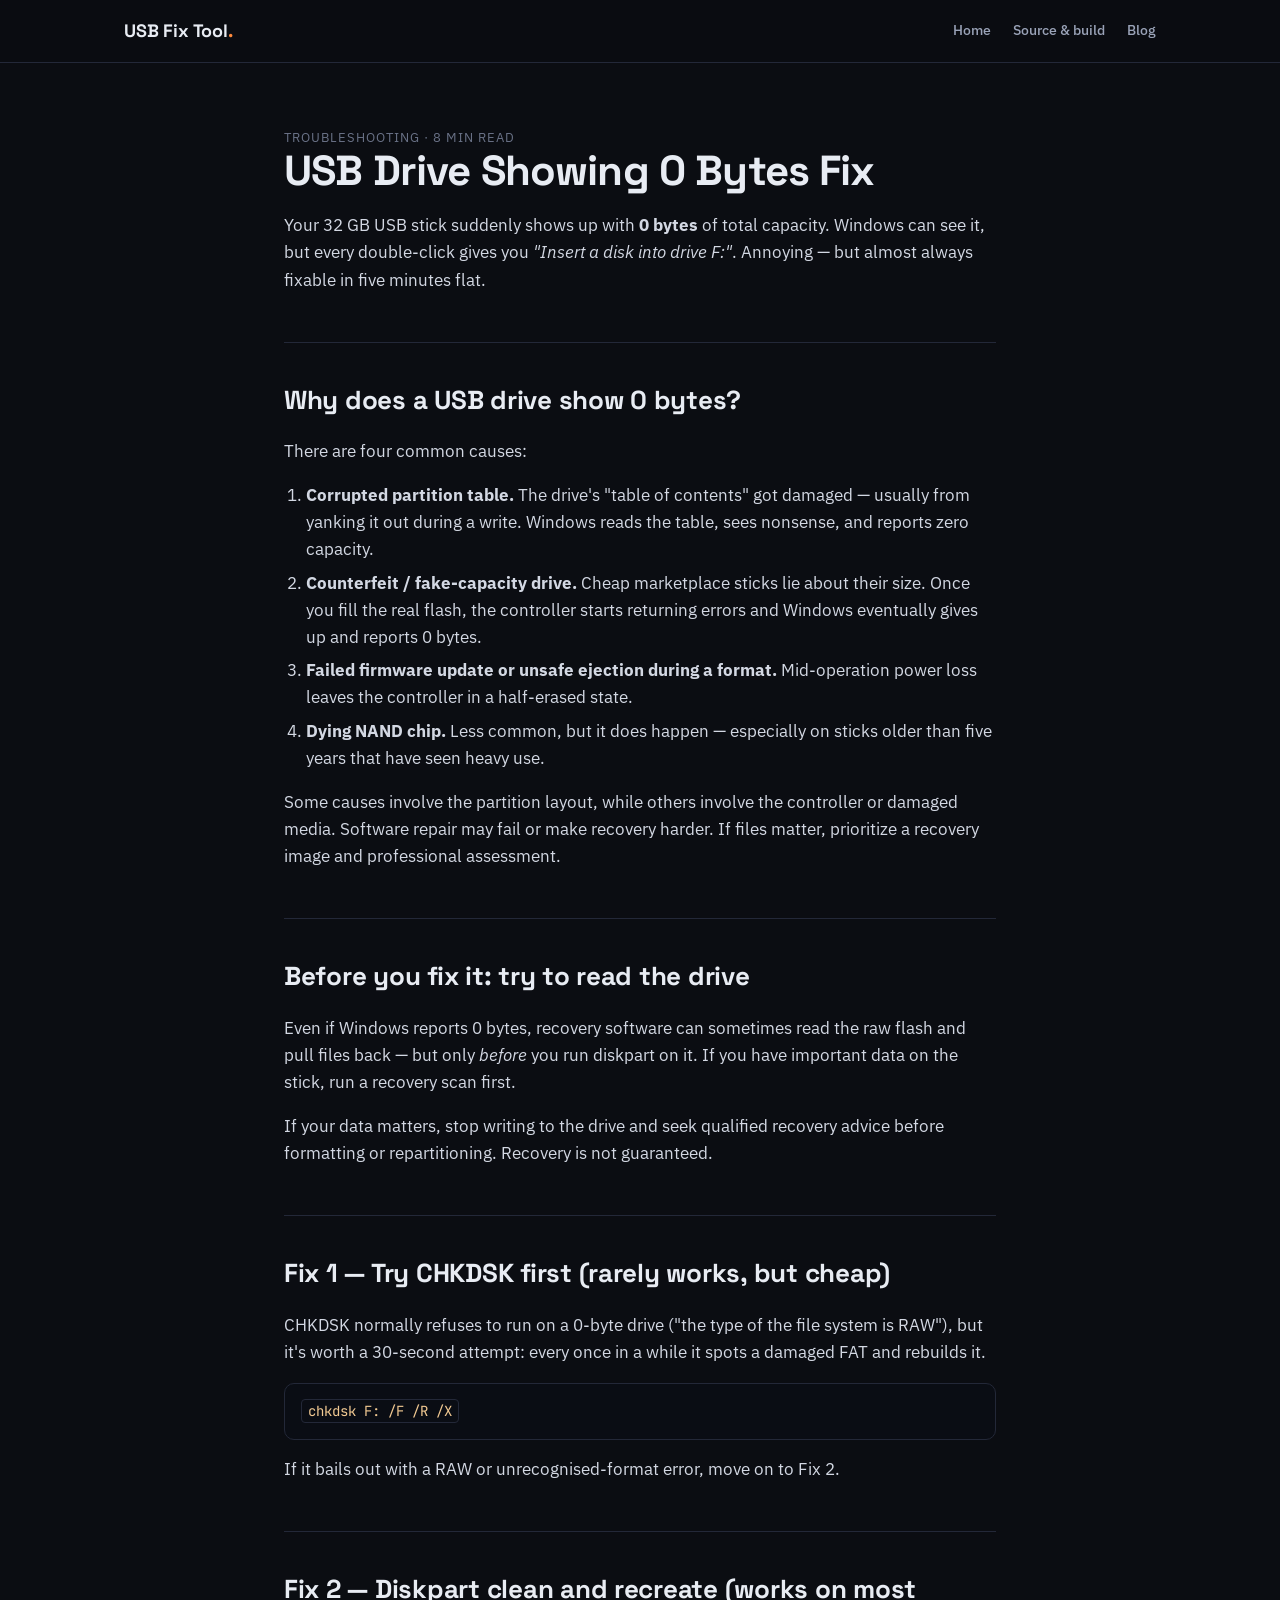
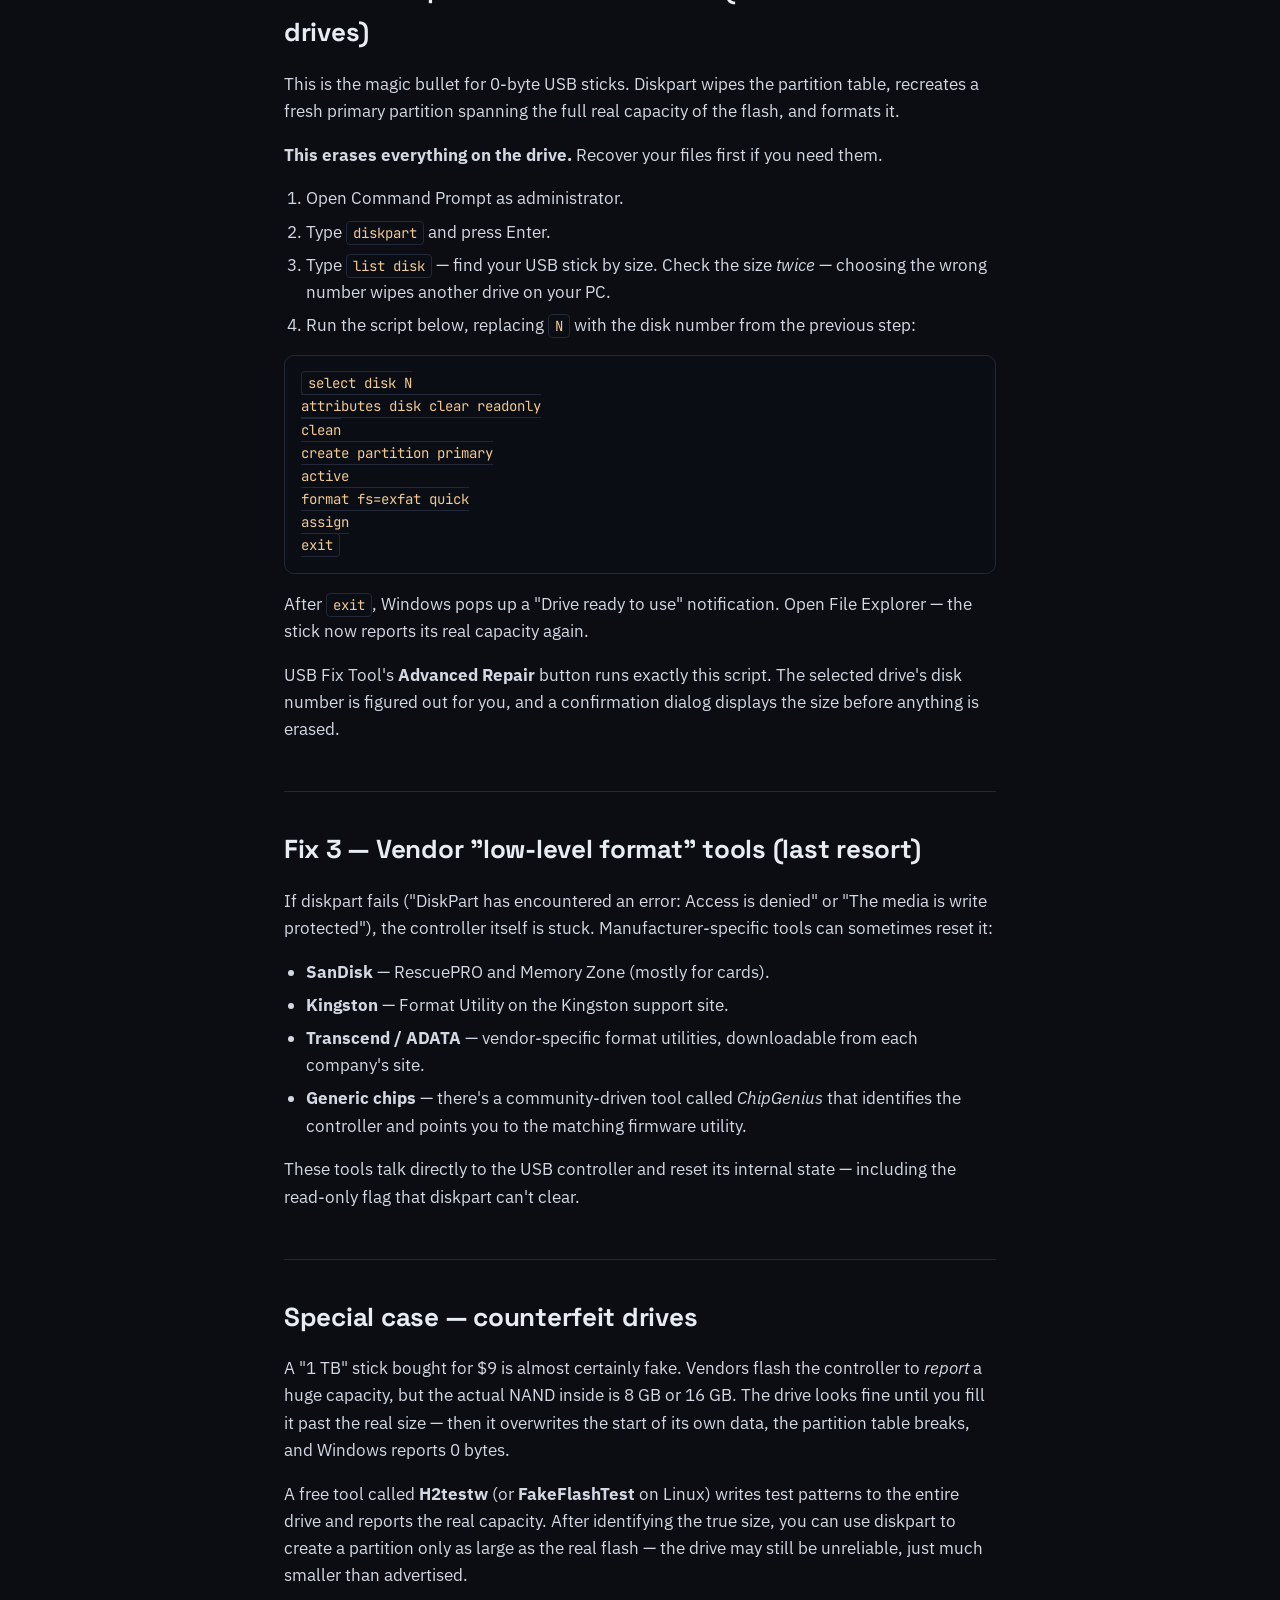
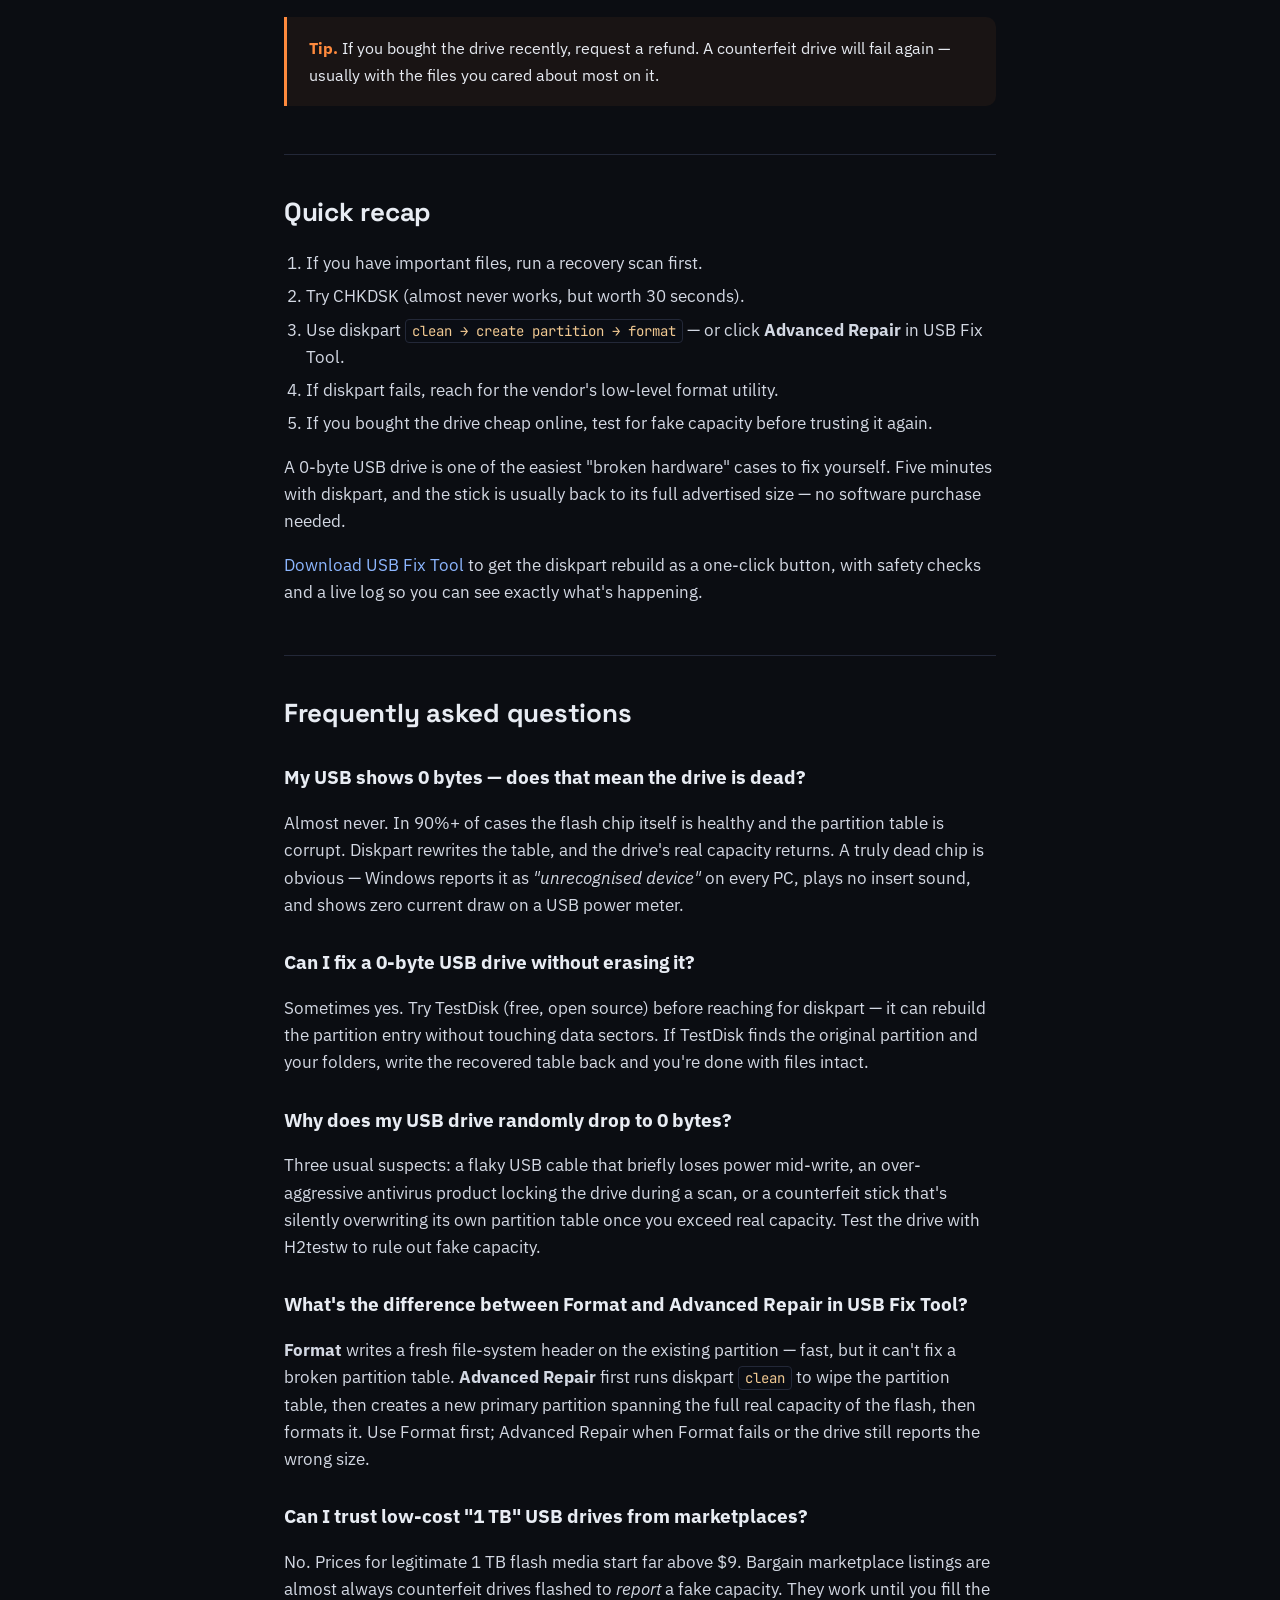
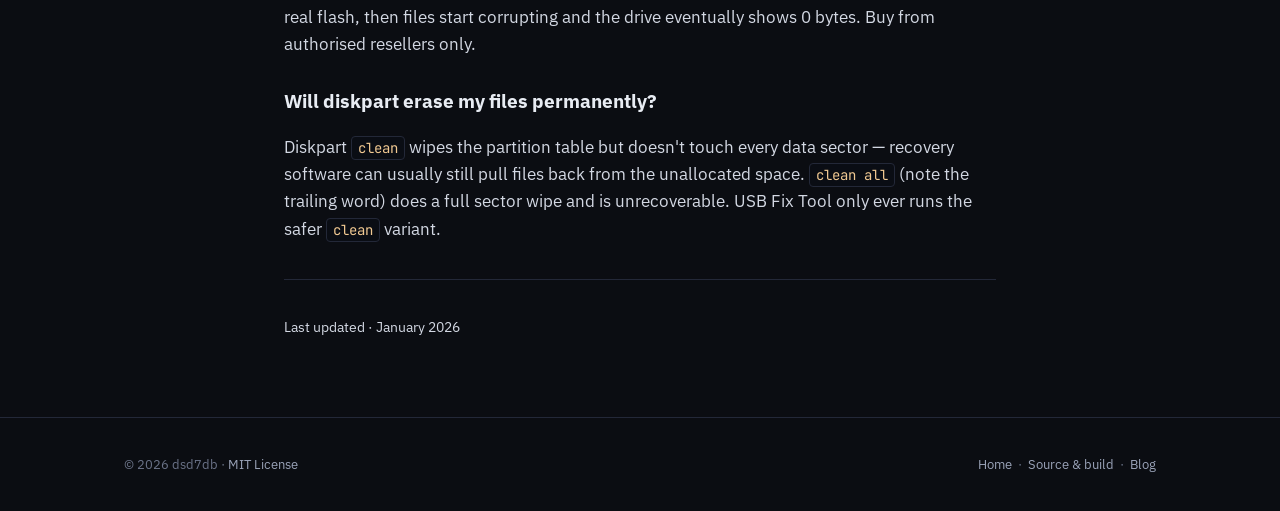
<file: usb-fix-tool/website/blog/usb-0-bytes-fix.html>
<!DOCTYPE html>
<html lang="en">
<head>
<meta charset="UTF-8" />
<meta name="viewport" content="width=device-width, initial-scale=1.0" />
<title>USB Drive Showing 0 Bytes? Diagnosis and Recovery Considerations</title>
<meta name="description" content="Your USB drive shows 0 bytes capacity in Windows? Find out why it happens and how to fix it with diskpart, CHKDSK or USB Fix Tool. Back up or image data first.">
<meta name="keywords" content="usb 0 bytes fix, usb shows 0 bytes, flash drive 0 bytes, repair usb 0 bytes, usb drive 0 capacity">
<link rel="icon" type="image/png" href="../assets/favicon.png" />

<meta property="og:type" content="article" />
<meta property="og:title" content="USB Drive Showing 0 Bytes Fix" />
<meta property="og:description" content="Why a working drive suddenly reports zero capacity, and how to bring it back." />

<link rel="preconnect" href="https://fonts.googleapis.com">
<link rel="preconnect" href="https://fonts.gstatic.com" crossorigin>
<link href="https://fonts.googleapis.com/css2?family=Space+Grotesk:wght@500;600;700&family=IBM+Plex+Sans:wght@400;500;600&family=JetBrains+Mono:wght@400;500&display=swap" rel="stylesheet">
<link rel="stylesheet" href="../css/style.css" />
</head>
<body>

<header class="site-header">
  <div class="nav">
    <a class="brand" href="../index.html">USB Fix Tool<span class="dot">.</span></a>
    <nav class="nav-links">
      <a href="../index.html">Home</a>
      <a href="../download.html">Source &amp; build</a>
      <a href="../blog.html">Blog</a>
    </nav>
  </div>
</header>

<article class="article">
  <header>
    <span class="post-meta">Troubleshooting · 8 min read</span>
    <h1>USB Drive Showing 0 Bytes Fix</h1>
    <p class="muted">
      Your 32 GB USB stick suddenly shows up with <strong>0 bytes</strong>
      of total capacity. Windows can see it, but every double-click
      gives you <em>"Insert a disk into drive F:"</em>. Annoying — but
      almost always fixable in five minutes flat.
    </p>
  </header>
<h2>Why does a USB drive show 0 bytes?</h2>

  <p>There are four common causes:</p>

  <ol>
    <li><strong>Corrupted partition table.</strong> The drive's "table
        of contents" got damaged — usually from yanking it out during a
        write. Windows reads the table, sees nonsense, and reports
        zero capacity.</li>
    <li><strong>Counterfeit / fake-capacity drive.</strong> Cheap
        marketplace sticks lie about their size. Once you fill the
        real flash, the controller starts returning errors and Windows
        eventually gives up and reports 0 bytes.</li>
    <li><strong>Failed firmware update or unsafe ejection during a
        format.</strong> Mid-operation power loss leaves the controller
        in a half-erased state.</li>
    <li><strong>Dying NAND chip.</strong> Less common, but it does
        happen — especially on sticks older than five years that have
        seen heavy use.</li>
  </ol>

  <p>
    Some causes involve the partition layout, while others involve the controller or damaged media. Software repair may fail or make recovery harder. If files matter, prioritize a recovery image and professional assessment.
  </p>

  <h2>Before you fix it: try to read the drive</h2>

  <p>
    Even if Windows reports 0 bytes, recovery software can sometimes
    read the raw flash and pull files back — but only <em>before</em>
    you run diskpart on it. If you have important data on the stick,
    run a recovery scan first.
  </p>

  <p class="muted">If your data matters, stop writing to the drive and seek qualified recovery advice before formatting or repartitioning. Recovery is not guaranteed.</p>

  <h2>Fix 1 — Try CHKDSK first (rarely works, but cheap)</h2>

  <p>
    CHKDSK normally refuses to run on a 0-byte drive ("the type of the
    file system is RAW"), but it's worth a 30-second attempt: every
    once in a while it spots a damaged FAT and rebuilds it.
  </p>

  <pre><code>chkdsk F: /F /R /X</code></pre>

  <p>
    If it bails out with a RAW or unrecognised-format error, move on
    to Fix 2.
  </p>

  <h2>Fix 2 — Diskpart clean and recreate (works on most drives)</h2>

  <p>
    This is the magic bullet for 0-byte USB sticks. Diskpart wipes the
    partition table, recreates a fresh primary partition spanning the
    full real capacity of the flash, and formats it.
  </p>

  <p>
    <strong>This erases everything on the drive.</strong> Recover your
    files first if you need them.
  </p>

  <ol>
    <li>Open Command Prompt as administrator.</li>
    <li>Type <code>diskpart</code> and press Enter.</li>
    <li>Type <code>list disk</code> — find your USB stick by size.
        Check the size <em>twice</em> — choosing the wrong number
        wipes another drive on your PC.</li>
    <li>Run the script below, replacing <code>N</code> with the disk
        number from the previous step:</li>
  </ol>

  <pre><code>select disk N
attributes disk clear readonly
clean
create partition primary
active
format fs=exfat quick
assign
exit</code></pre>

  <p>
    After <code>exit</code>, Windows pops up a "Drive ready to use"
    notification. Open File Explorer — the stick now reports its real
    capacity again.
  </p>

  <p>
    USB Fix Tool's <strong>Advanced Repair</strong> button runs exactly
    this script. The selected drive's disk number is figured out for
    you, and a confirmation dialog displays the size before anything
    is erased.
  </p>

  <h2>Fix 3 — Vendor "low-level format" tools (last resort)</h2>

  <p>
    If diskpart fails ("DiskPart has encountered an error: Access is
    denied" or "The media is write protected"), the controller itself
    is stuck. Manufacturer-specific tools can sometimes reset it:
  </p>

  <ul>
    <li><strong>SanDisk</strong> — RescuePRO and Memory Zone (mostly
        for cards).</li>
    <li><strong>Kingston</strong> — Format Utility on the Kingston
        support site.</li>
    <li><strong>Transcend / ADATA</strong> — vendor-specific format
        utilities, downloadable from each company's site.</li>
    <li><strong>Generic chips</strong> — there's a community-driven
        tool called <em>ChipGenius</em> that identifies the controller
        and points you to the matching firmware utility.</li>
  </ul>

  <p>
    These tools talk directly to the USB controller and reset its
    internal state — including the read-only flag that diskpart can't
    clear.
  </p>

  <h2>Special case — counterfeit drives</h2>

  <p>
    A "1 TB" stick bought for $9 is almost certainly fake. Vendors
    flash the controller to <em>report</em> a huge capacity, but the
    actual NAND inside is 8 GB or 16 GB. The drive looks fine until
    you fill it past the real size — then it overwrites the start of
    its own data, the partition table breaks, and Windows reports
    0 bytes.
  </p>

  <p>
    A free tool called <strong>H2testw</strong> (or <strong>FakeFlashTest</strong>
    on Linux) writes test patterns to the entire drive and reports the
    real capacity. After identifying the true size, you can use
    diskpart to create a partition only as large as the real flash —
    the drive may still be unreliable, just much smaller than
    advertised.
  </p>

  <div class="callout">
    <strong>Tip.</strong> If you bought the drive recently, request a
    refund. A counterfeit drive will fail again — usually with the
    files you cared about most on it.
  </div>

  <h2>Quick recap</h2>

  <ol>
    <li>If you have important files, run a recovery scan first.</li>
    <li>Try CHKDSK (almost never works, but worth 30 seconds).</li>
    <li>Use diskpart <code>clean → create partition → format</code>
        — or click <strong>Advanced Repair</strong> in USB Fix Tool.</li>
    <li>If diskpart fails, reach for the vendor's low-level format
        utility.</li>
    <li>If you bought the drive cheap online, test for fake capacity
        before trusting it again.</li>
  </ol>

  <p>
    A 0-byte USB drive is one of the easiest "broken hardware" cases
    to fix yourself. Five minutes with diskpart, and the stick is
    usually back to its full advertised size — no software purchase
    needed.
  </p>

  <p>
    <a href="../download.html">Download USB Fix Tool</a> to get the
    diskpart rebuild as a one-click button, with safety checks and a
    live log so you can see exactly what's happening.
  </p>

  <h2>Frequently asked questions</h2>

  <h3>My USB shows 0 bytes — does that mean the drive is dead?</h3>
  <p>
    Almost never. In 90%+ of cases the flash chip itself is healthy
    and the partition table is corrupt. Diskpart rewrites the table,
    and the drive's real capacity returns. A truly dead chip is
    obvious — Windows reports it as <em>"unrecognised device"</em> on
    every PC, plays no insert sound, and shows zero current draw on a
    USB power meter.
  </p>

  <h3>Can I fix a 0-byte USB drive without erasing it?</h3>
  <p>
    Sometimes yes. Try TestDisk (free, open source) before reaching
    for diskpart — it can rebuild the partition entry without
    touching data sectors. If TestDisk finds the original partition
    and your folders, write the recovered table back and you're done
    with files intact.
  </p>

  <h3>Why does my USB drive randomly drop to 0 bytes?</h3>
  <p>
    Three usual suspects: a flaky USB cable that briefly loses power
    mid-write, an over-aggressive antivirus product locking the
    drive during a scan, or a counterfeit stick that's silently
    overwriting its own partition table once you exceed real
    capacity. Test the drive with H2testw to rule out fake capacity.
  </p>

  <h3>What's the difference between Format and Advanced Repair in USB Fix Tool?</h3>
  <p>
    <strong>Format</strong> writes a fresh file-system header on the
    existing partition — fast, but it can't fix a broken partition
    table. <strong>Advanced Repair</strong> first runs diskpart
    <code>clean</code> to wipe the partition table, then creates a new
    primary partition spanning the full real capacity of the flash,
    then formats it. Use Format first; Advanced Repair when Format
    fails or the drive still reports the wrong size.
  </p>

  <h3>Can I trust low-cost "1 TB" USB drives from marketplaces?</h3>
  <p>
    No. Prices for legitimate 1 TB flash media start far above $9.
    Bargain marketplace listings are almost always counterfeit
    drives flashed to <em>report</em> a fake capacity. They work
    until you fill the real flash, then files start corrupting and
    the drive eventually shows 0 bytes. Buy from authorised resellers
    only.
  </p>

  <h3>Will diskpart erase my files permanently?</h3>
  <p>
    Diskpart <code>clean</code> wipes the partition table but doesn't
    touch every data sector — recovery software can usually still
    pull files back from the unallocated space. <code>clean
    all</code> (note the trailing word) does a full sector wipe and
    is unrecoverable. USB Fix Tool only ever runs the safer
    <code>clean</code> variant.
  </p>

  <div class="divider"></div>
  <p class="muted" style="font-size:14px">
    Last updated · January 2026
  </p>
</article>

<footer class="site-footer">
  <div class="container">
    <div>© 2026 dsd7db · <a href="https://github.com/dsd7db/usb-fix-tool/blob/main/LICENSE" target="_blank" rel="noopener">MIT License</a></div>
    <div>
      <a href="../index.html">Home</a> &nbsp;·&nbsp;
      <a href="../download.html">Source &amp; build</a> &nbsp;·&nbsp;
      <a href="../blog.html">Blog</a>
    </div>
  </div>
</footer>

<script src="../js/main.js"></script>
</body>
</html>
</file>
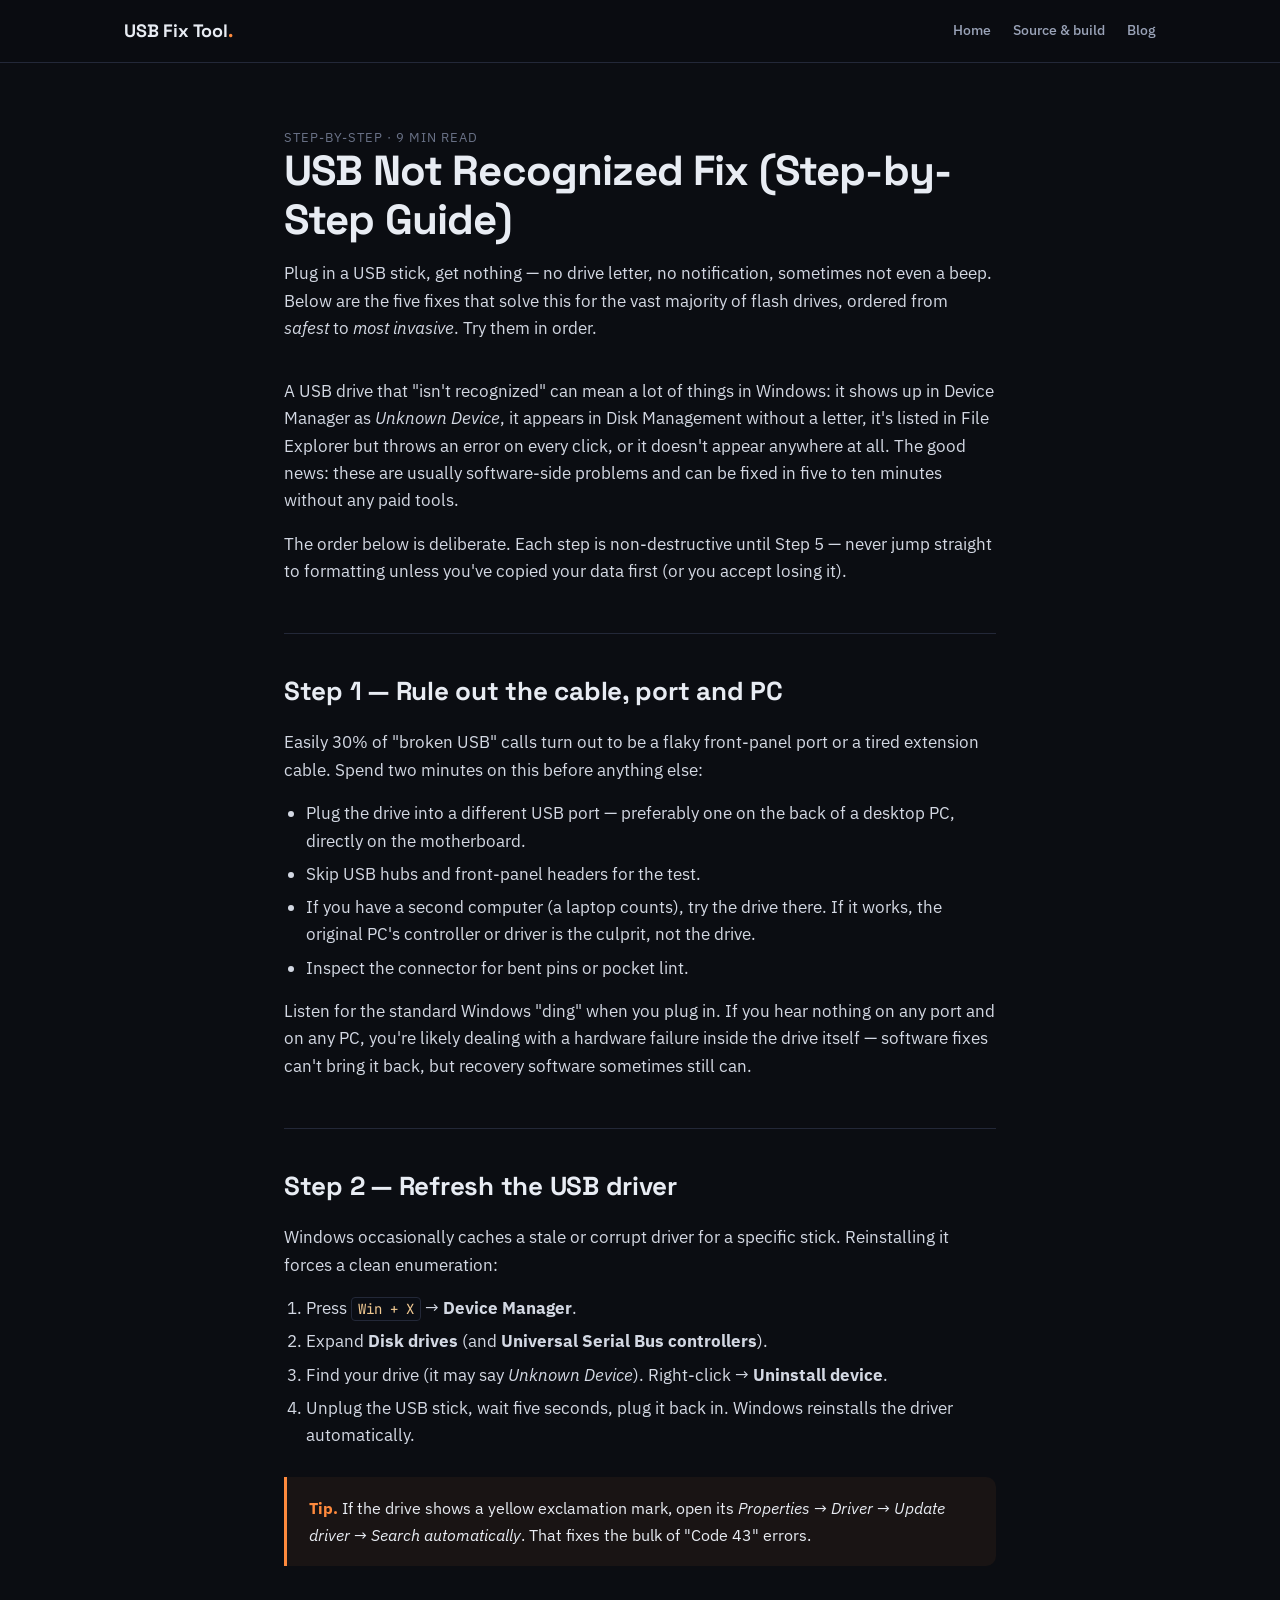
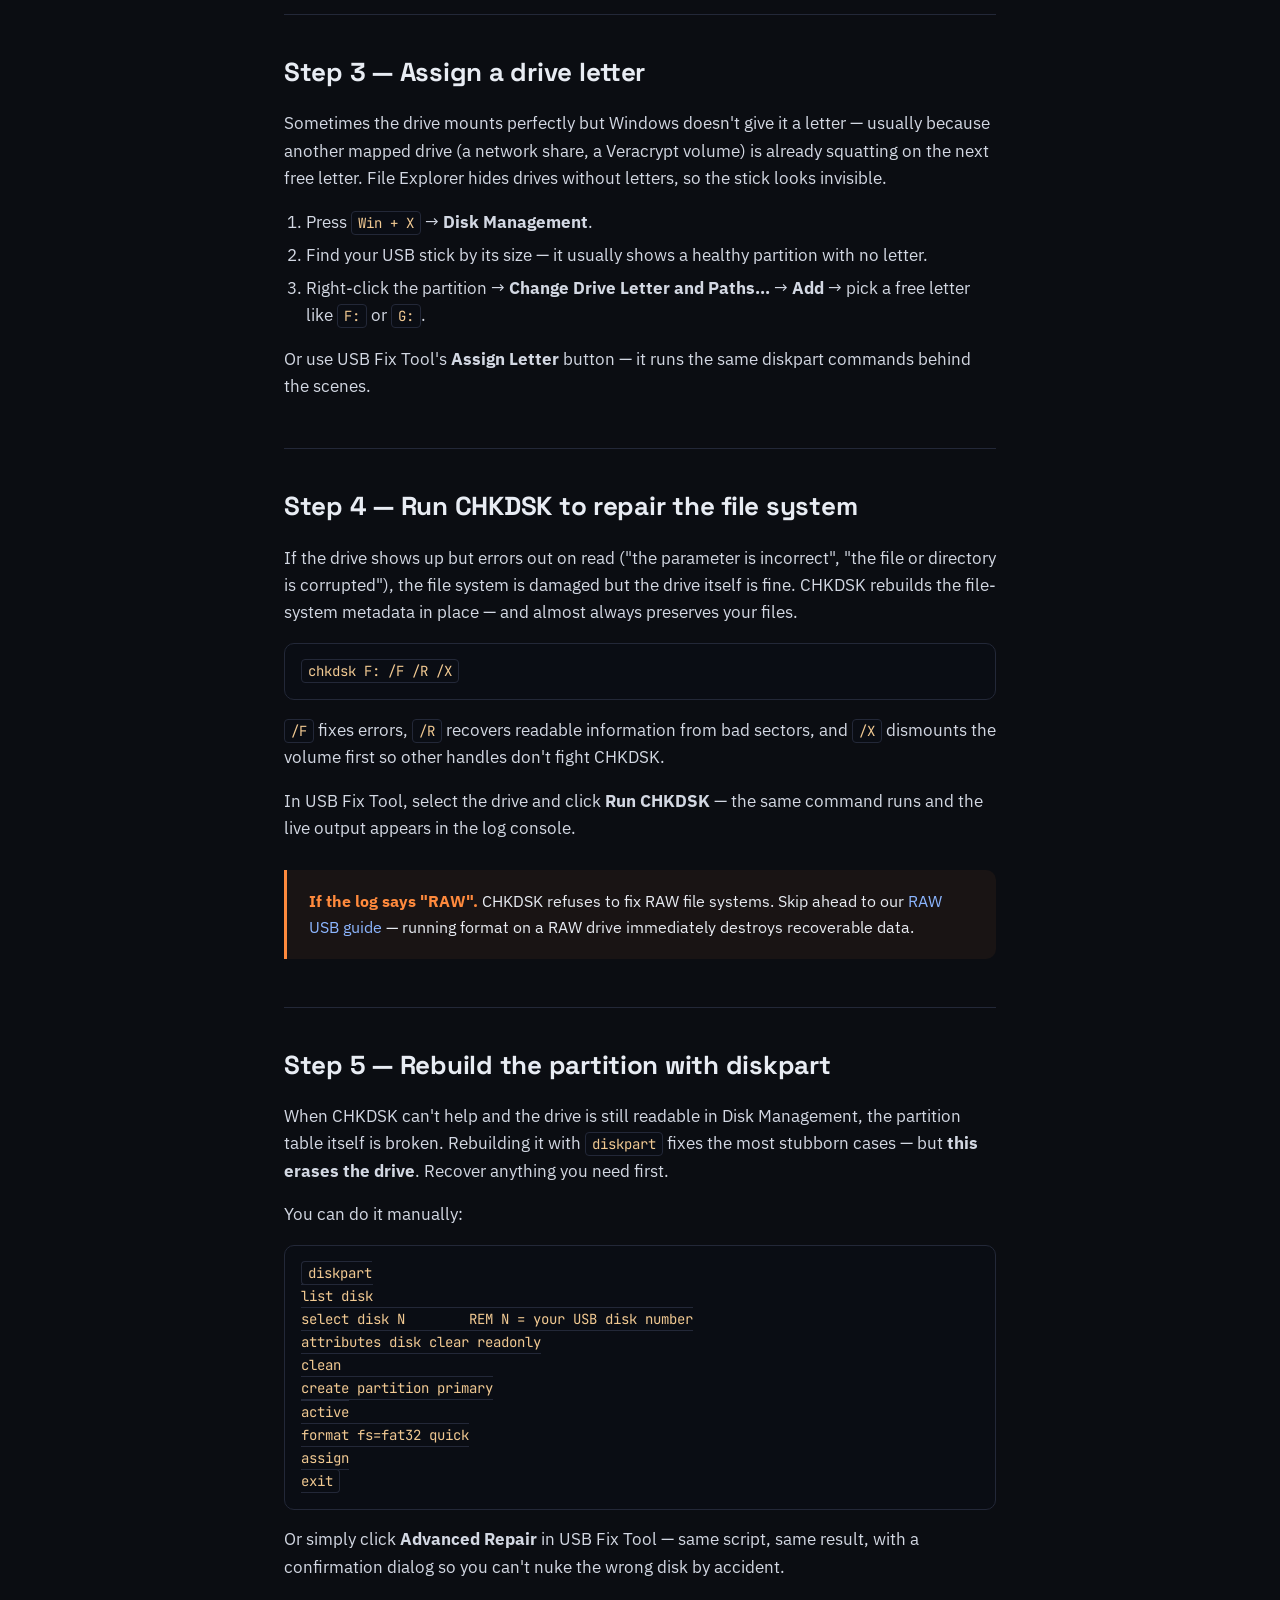
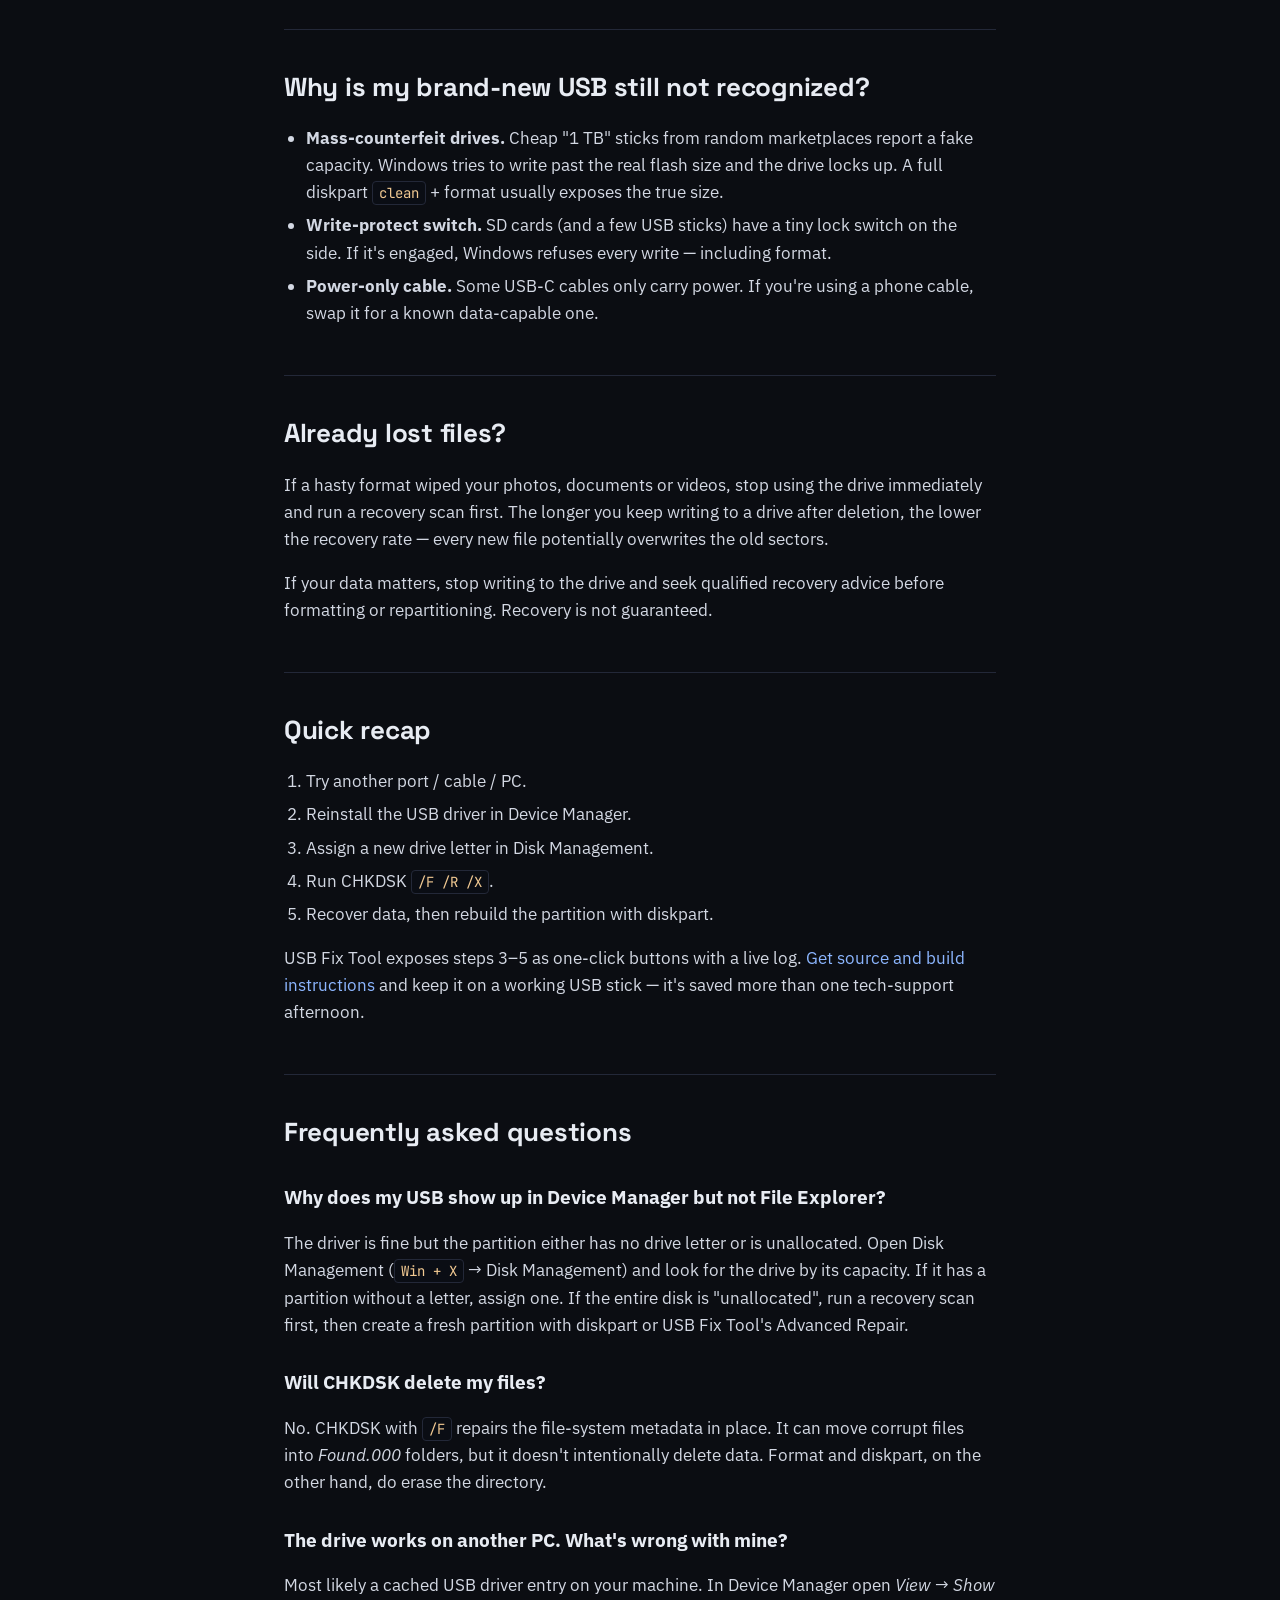
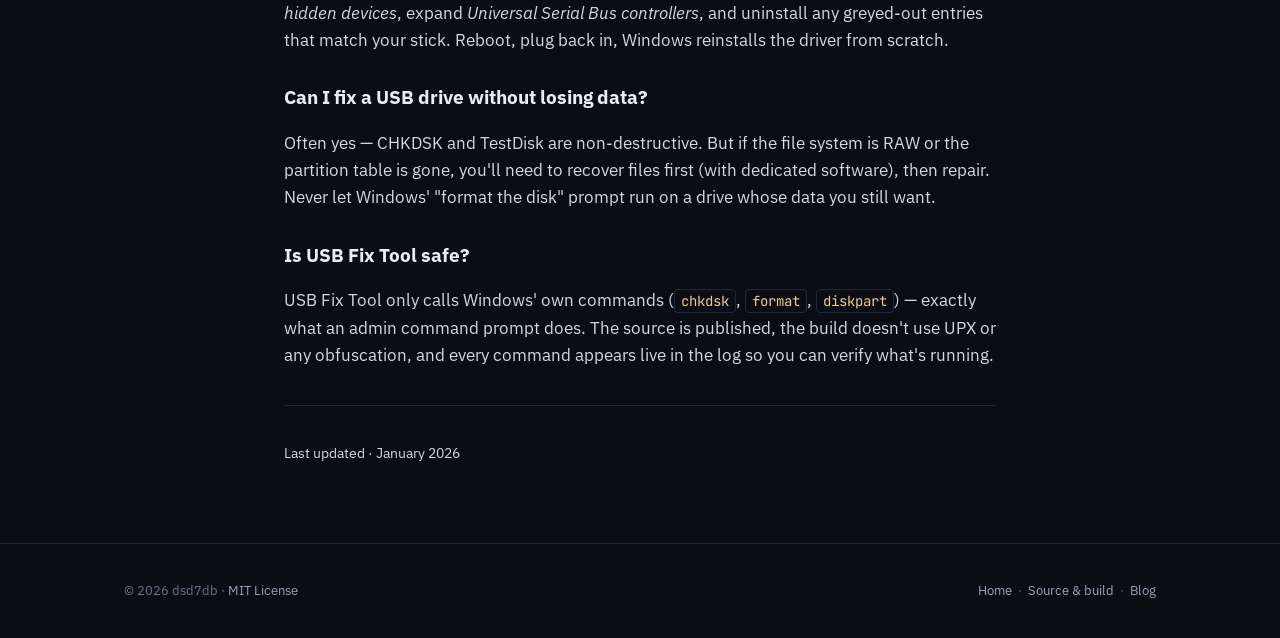
<file: usb-fix-tool/website/blog/usb-not-recognized-fix.html>
<!DOCTYPE html>
<html lang="en">
<head>
<meta charset="UTF-8" />
<meta name="viewport" content="width=device-width, initial-scale=1.0" />
<title>USB Not Recognized Fix: Step-by-Step Guide (2026) — USB Fix Tool</title>
<meta name="description" content="USB drive not recognized in Windows? Follow this step-by-step guide to fix it: driver refresh, drive letter assignment, CHKDSK, format and full diskpart rebuild.">
<meta name="keywords" content="usb not recognized, usb not detected, windows doesn't see usb, fix usb drive, repair flash drive">
<link rel="icon" type="image/png" href="../assets/favicon.png" />

<meta property="og:type" content="article" />
<meta property="og:title" content="USB Not Recognized Fix (Step-by-Step Guide)" />
<meta property="og:description" content="Five troubleshooting approaches when Windows refuses to mount your flash drive." />

<link rel="preconnect" href="https://fonts.googleapis.com">
<link rel="preconnect" href="https://fonts.gstatic.com" crossorigin>
<link href="https://fonts.googleapis.com/css2?family=Space+Grotesk:wght@500;600;700&family=IBM+Plex+Sans:wght@400;500;600&family=JetBrains+Mono:wght@400;500&display=swap" rel="stylesheet">
<link rel="stylesheet" href="../css/style.css" />

<script type="application/ld+json">
{
  "@context": "https://schema.org",
  "@type": "HowTo",
  "name": "USB Not Recognized Fix — Step by Step",
  "description": "Five fixes for a USB drive that Windows refuses to recognize.",
  "step": [
    {"@type":"HowToStep","name":"Try a different port and PC"},
    {"@type":"HowToStep","name":"Refresh the USB driver in Device Manager"},
    {"@type":"HowToStep","name":"Assign a new drive letter in Disk Management"},
    {"@type":"HowToStep","name":"Run CHKDSK to repair the file system"},
    {"@type":"HowToStep","name":"Rebuild the partition with diskpart"}
  ]
}
</script>
</head>
<body>

<header class="site-header">
  <div class="nav">
    <a class="brand" href="../index.html">USB Fix Tool<span class="dot">.</span></a>
    <nav class="nav-links">
      <a href="../index.html">Home</a>
      <a href="../download.html">Source &amp; build</a>
      <a href="../blog.html">Blog</a>
    </nav>
  </div>
</header>

<article class="article">
  <header>
    <span class="post-meta">Step-by-step · 9 min read</span>
    <h1>USB Not Recognized Fix (Step-by-Step Guide)</h1>
    <p class="muted">
      Plug in a USB stick, get nothing — no drive letter, no notification,
      sometimes not even a beep. Below are the five fixes that solve this
      for the vast majority of flash drives, ordered from <em>safest</em>
      to <em>most invasive</em>. Try them in order.
    </p>
  </header>

  <!-- Ad slot -->
<p>
    A USB drive that "isn't recognized" can mean a lot of things in
    Windows: it shows up in Device Manager as <em>Unknown Device</em>,
    it appears in Disk Management without a letter, it's listed in
    File Explorer but throws an error on every click, or it doesn't
    appear anywhere at all. The good news: these are usually
    software-side problems and can be fixed in five to ten minutes
    without any paid tools.
  </p>

  <p>
    The order below is deliberate. Each step is non-destructive until
    Step 5 — never jump straight to formatting unless you've copied
    your data first (or you accept losing it).
  </p>

  <h2>Step 1 — Rule out the cable, port and PC</h2>

  <p>
    Easily 30% of "broken USB" calls turn out to be a flaky front-panel
    port or a tired extension cable. Spend two minutes on this before
    anything else:
  </p>

  <ul>
    <li>Plug the drive into a different USB port — preferably one on the
        back of a desktop PC, directly on the motherboard.</li>
    <li>Skip USB hubs and front-panel headers for the test.</li>
    <li>If you have a second computer (a laptop counts), try the drive
        there. If it works, the original PC's controller or driver is
        the culprit, not the drive.</li>
    <li>Inspect the connector for bent pins or pocket lint.</li>
  </ul>

  <p>
    Listen for the standard Windows "ding" when you plug in. If you
    hear nothing on any port and on any PC, you're likely dealing with
    a hardware failure inside the drive itself — software fixes can't
    bring it back, but recovery software sometimes still can.
  </p>

  <h2>Step 2 — Refresh the USB driver</h2>

  <p>
    Windows occasionally caches a stale or corrupt driver for a
    specific stick. Reinstalling it forces a clean enumeration:
  </p>

  <ol>
    <li>Press <code>Win + X</code> → <strong>Device Manager</strong>.</li>
    <li>Expand <strong>Disk drives</strong> (and <strong>Universal Serial
        Bus controllers</strong>).</li>
    <li>Find your drive (it may say <em>Unknown Device</em>). Right-click
        → <strong>Uninstall device</strong>.</li>
    <li>Unplug the USB stick, wait five seconds, plug it back in.
        Windows reinstalls the driver automatically.</li>
  </ol>

  <div class="callout">
    <strong>Tip.</strong> If the drive shows a yellow exclamation mark,
    open its <em>Properties → Driver → Update driver → Search
    automatically</em>. That fixes the bulk of "Code 43" errors.
  </div>

  <h2>Step 3 — Assign a drive letter</h2>

  <p>
    Sometimes the drive mounts perfectly but Windows doesn't give it a
    letter — usually because another mapped drive (a network share, a
    Veracrypt volume) is already squatting on the next free letter.
    File Explorer hides drives without letters, so the stick looks
    invisible.
  </p>

  <ol>
    <li>Press <code>Win + X</code> → <strong>Disk Management</strong>.</li>
    <li>Find your USB stick by its size — it usually shows a healthy
        partition with no letter.</li>
    <li>Right-click the partition → <strong>Change Drive Letter and
        Paths…</strong> → <strong>Add</strong> → pick a free letter
        like <code>F:</code> or <code>G:</code>.</li>
  </ol>

  <p>
    Or use USB Fix Tool's <strong>Assign Letter</strong> button — it
    runs the same diskpart commands behind the scenes.
  </p>

  <h2>Step 4 — Run CHKDSK to repair the file system</h2>

  <p>
    If the drive shows up but errors out on read ("the parameter is
    incorrect", "the file or directory is corrupted"), the file system
    is damaged but the drive itself is fine. CHKDSK rebuilds the
    file-system metadata in place — and almost always preserves your
    files.
  </p>

  <pre><code>chkdsk F: /F /R /X</code></pre>

  <p>
    <code>/F</code> fixes errors, <code>/R</code> recovers readable
    information from bad sectors, and <code>/X</code> dismounts the
    volume first so other handles don't fight CHKDSK.
  </p>

  <p>
    In USB Fix Tool, select the drive and click <strong>Run CHKDSK</strong>
    — the same command runs and the live output appears in the log
    console.
  </p>

  <div class="callout">
    <strong>If the log says "RAW".</strong> CHKDSK refuses to fix RAW
    file systems. Skip ahead to our
    <a href="fix-raw-usb-drive.html">RAW USB guide</a> — running format
    on a RAW drive immediately destroys recoverable data.
  </div>

  <h2>Step 5 — Rebuild the partition with diskpart</h2>

  <p>
    When CHKDSK can't help and the drive is still readable in Disk
    Management, the partition table itself is broken. Rebuilding it
    with <code>diskpart</code> fixes the most stubborn cases — but
    <strong>this erases the drive</strong>. Recover anything you need
    first.
  </p>

  <p>You can do it manually:</p>

  <pre><code>diskpart
list disk
select disk N        REM N = your USB disk number
attributes disk clear readonly
clean
create partition primary
active
format fs=fat32 quick
assign
exit</code></pre>

  <p>
    Or simply click <strong>Advanced Repair</strong> in USB Fix Tool —
    same script, same result, with a confirmation dialog so you can't
    nuke the wrong disk by accident.
  </p>

  <h2>Why is my brand-new USB still not recognized?</h2>

  <ul>
    <li><strong>Mass-counterfeit drives.</strong> Cheap "1 TB" sticks
        from random marketplaces report a fake capacity. Windows tries
        to write past the real flash size and the drive locks up. A
        full diskpart <code>clean</code> + format usually exposes the
        true size.</li>
    <li><strong>Write-protect switch.</strong> SD cards (and a few USB
        sticks) have a tiny lock switch on the side. If it's engaged,
        Windows refuses every write — including format.</li>
    <li><strong>Power-only cable.</strong> Some USB-C cables only carry
        power. If you're using a phone cable, swap it for a known
        data-capable one.</li>
  </ul>

  <h2>Already lost files?</h2>

  <p>
    If a hasty format wiped your photos, documents or videos, stop
    using the drive immediately and run a recovery scan first. The
    longer you keep writing to a drive after deletion, the lower the
    recovery rate — every new file potentially overwrites the old
    sectors.
  </p>

  <p class="muted">If your data matters, stop writing to the drive and seek qualified recovery advice before formatting or repartitioning. Recovery is not guaranteed.</p>

  <h2>Quick recap</h2>

  <ol>
    <li>Try another port / cable / PC.</li>
    <li>Reinstall the USB driver in Device Manager.</li>
    <li>Assign a new drive letter in Disk Management.</li>
    <li>Run CHKDSK <code>/F /R /X</code>.</li>
    <li>Recover data, then rebuild the partition with diskpart.</li>
  </ol>

  <p>
    USB Fix Tool exposes steps 3–5 as one-click buttons with a live
    log. <a href="../download.html">Get source and build instructions</a> and keep it
    on a working USB stick — it's saved more than one tech-support
    afternoon.
  </p>

  <h2>Frequently asked questions</h2>

  <h3>Why does my USB show up in Device Manager but not File Explorer?</h3>
  <p>
    The driver is fine but the partition either has no drive letter
    or is unallocated. Open Disk Management (<code>Win + X</code> →
    Disk Management) and look for the drive by its capacity. If it
    has a partition without a letter, assign one. If the entire disk
    is "unallocated", run a recovery scan first, then create a fresh
    partition with diskpart or USB Fix Tool's Advanced Repair.
  </p>

  <h3>Will CHKDSK delete my files?</h3>
  <p>
    No. CHKDSK with <code>/F</code> repairs the file-system metadata
    in place. It can move corrupt files into <em>Found.000</em>
    folders, but it doesn't intentionally delete data. Format and
    diskpart, on the other hand, do erase the directory.
  </p>

  <h3>The drive works on another PC. What's wrong with mine?</h3>
  <p>
    Most likely a cached USB driver entry on your machine. In Device
    Manager open <em>View → Show hidden devices</em>, expand
    <em>Universal Serial Bus controllers</em>, and uninstall any
    greyed-out entries that match your stick. Reboot, plug back in,
    Windows reinstalls the driver from scratch.
  </p>

  <h3>Can I fix a USB drive without losing data?</h3>
  <p>
    Often yes — CHKDSK and TestDisk are non-destructive. But if the
    file system is RAW or the partition table is gone, you'll need to
    recover files first (with dedicated software), then repair. Never
    let Windows' "format the disk" prompt run on a drive whose data
    you still want.
  </p>

  <h3>Is USB Fix Tool safe?</h3>
  <p>
    USB Fix Tool only calls Windows' own commands (<code>chkdsk</code>,
    <code>format</code>, <code>diskpart</code>) — exactly what an admin
    command prompt does. The source is published, the build doesn't
    use UPX or any obfuscation, and every command appears live in the
    log so you can verify what's running.
  </p>

  <div class="divider"></div>
  <p class="muted" style="font-size:14px">
    Last updated · January 2026
  </p>
</article>

<footer class="site-footer">
  <div class="container">
    <div>© 2026 dsd7db · <a href="https://github.com/dsd7db/usb-fix-tool/blob/main/LICENSE" target="_blank" rel="noopener">MIT License</a></div>
    <div>
      <a href="../index.html">Home</a> &nbsp;·&nbsp;
      <a href="../download.html">Source &amp; build</a> &nbsp;·&nbsp;
      <a href="../blog.html">Blog</a>
    </div>
  </div>
</footer>

<script src="../js/main.js"></script>
</body>
</html>
</file>
<file: usb-fix-tool/website/css/style.css>
/* =====================================================================
   USB Fix Tool — site styles
   Aesthetic: deep slate + warm amber accent, generous spacing,
   left-aligned editorial layout. Mobile-first.
   ===================================================================== */

:root {
    --bg:        #0b0d12;
    --bg-soft:   #11141c;
    --panel:     #161a24;
    --border:    #232838;
    --text:      #e8ecf3;
    --muted:     #9aa3b8;
    --dim:       #6a7287;
    --accent:    #ff8a3d;          /* warm amber */
    --accent-2:  #ffb56b;
    --link:      #8cb6ff;
    --success:   #3ddc97;
    --danger:    #ff6b6b;
    --radius:    10px;
    --shadow:    0 10px 30px -12px rgba(0,0,0,0.5);
    --maxw:      1080px;
    --font-sans: "IBM Plex Sans", "Segoe UI", system-ui, sans-serif;
    --font-mono: "JetBrains Mono", Consolas, monospace;
    --font-display: "Space Grotesk", "IBM Plex Sans", sans-serif;
}

* { box-sizing: border-box; }
html, body { margin: 0; padding: 0; }
body {
    background: var(--bg);
    color: var(--text);
    font-family: var(--font-sans);
    font-size: 16px;
    line-height: 1.65;
    -webkit-font-smoothing: antialiased;
    text-rendering: optimizeLegibility;
}
img { max-width: 100%; display: block; }
a { color: var(--link); text-decoration: none; }
a:hover { text-decoration: underline; }

.container {
    max-width: var(--maxw);
    margin: 0 auto;
    padding: 0 24px;
}

/* ---------- Header / nav -------------------------------------------- */
.site-header {
    border-bottom: 1px solid var(--border);
    background: rgba(11, 13, 18, 0.85);
    backdrop-filter: blur(8px);
    position: sticky;
    top: 0;
    z-index: 50;
}
.nav {
    display: flex;
    align-items: center;
    justify-content: space-between;
    padding: 16px 24px;
    max-width: var(--maxw);
    margin: 0 auto;
}
.brand {
    font-family: var(--font-display);
    font-weight: 700;
    font-size: 18px;
    letter-spacing: -0.01em;
    color: var(--text);
}
.brand .dot { color: var(--accent); }
.nav-links { display: flex; gap: 22px; }
.nav-links a {
    color: var(--muted);
    font-size: 14px;
    font-weight: 500;
}
.nav-links a:hover, .nav-links a.active {
    color: var(--text);
    text-decoration: none;
}

/* ---------- Hero ---------------------------------------------------- */
.hero {
    padding: 96px 0 72px;
    border-bottom: 1px solid var(--border);
    background:
        radial-gradient(900px 400px at 80% -10%,
            rgba(255,138,61,0.08), transparent 60%),
        var(--bg);
}
.hero h1 {
    font-family: var(--font-display);
    font-size: clamp(36px, 5.5vw, 60px);
    line-height: 1.05;
    letter-spacing: -0.02em;
    margin: 0 0 18px;
    max-width: 18ch;
}
.hero h1 .accent { color: var(--accent); }
.hero p.lead {
    color: var(--muted);
    font-size: 19px;
    max-width: 60ch;
    margin: 0 0 32px;
}
.hero-actions { display: flex; gap: 14px; flex-wrap: wrap; }

/* ---------- Buttons ------------------------------------------------- */
.btn {
    display: inline-flex;
    align-items: center;
    gap: 10px;
    padding: 13px 22px;
    border-radius: 999px;
    font-weight: 600;
    font-size: 15px;
    border: 1px solid transparent;
    cursor: pointer;
    transition: transform 120ms ease, background-color 150ms ease;
    text-decoration: none;
}
.btn:hover { text-decoration: none; transform: translateY(-1px); }
.btn-primary {
    background: var(--accent);
    color: #1b1305;
}
.btn-primary:hover { background: var(--accent-2); }
.btn-ghost {
    background: transparent;
    color: var(--text);
    border-color: var(--border);
}
.btn-ghost:hover { border-color: var(--muted); }
.btn-affiliate {
    background: linear-gradient(135deg, #ff8a3d, #ffb56b);
    color: #1b1305;
}

/* ---------- Sections ------------------------------------------------ */
section { padding: 72px 0; }
section h2 {
    font-family: var(--font-display);
    font-size: clamp(26px, 3vw, 34px);
    margin: 0 0 14px;
    letter-spacing: -0.01em;
}
section p.section-lead {
    color: var(--muted);
    max-width: 60ch;
    margin: 0 0 36px;
    font-size: 17px;
}

/* ---------- Feature grid ------------------------------------------- */
.grid {
    display: grid;
    gap: 18px;
    grid-template-columns: repeat(auto-fit, minmax(240px, 1fr));
}
.card {
    background: var(--panel);
    border: 1px solid var(--border);
    border-radius: var(--radius);
    padding: 22px;
    transition: border-color 150ms ease, transform 150ms ease;
}
.card:hover {
    border-color: #2f364a;
    transform: translateY(-2px);
}
.card .icon {
    width: 36px; height: 36px;
    display: inline-flex;
    align-items: center; justify-content: center;
    border-radius: 8px;
    background: rgba(255,138,61,0.12);
    color: var(--accent);
    font-size: 18px;
    margin-bottom: 12px;
}
.card h3 {
    font-size: 17px;
    margin: 0 0 6px;
    font-family: var(--font-display);
    letter-spacing: -0.005em;
}
.card p { margin: 0; color: var(--muted); font-size: 14.5px; }

/* ---------- Steps --------------------------------------------------- */
.steps { display: grid; gap: 16px; counter-reset: step; }
.step {
    display: flex; gap: 16px;
    background: var(--panel);
    border: 1px solid var(--border);
    border-radius: var(--radius);
    padding: 20px 22px;
}
.step::before {
    counter-increment: step;
    content: counter(step);
    flex-shrink: 0;
    width: 36px; height: 36px;
    border-radius: 50%;
    background: var(--accent);
    color: #1b1305;
    font-weight: 700;
    display: flex; align-items: center; justify-content: center;
    font-family: var(--font-display);
}
.step h4 { margin: 0 0 4px; font-size: 16px; }
.step p { margin: 0; color: var(--muted); font-size: 14.5px; }

/* ---------- Affiliate / promo box ---------------------------------- */
.affiliate-box {
    background:
        linear-gradient(140deg, rgba(255,138,61,0.16), rgba(255,138,61,0.04)),
        var(--panel);
    border: 1px solid #3a2a18;
    border-radius: var(--radius);
    padding: 26px 28px;
    display: flex;
    flex-wrap: wrap;
    align-items: center;
    justify-content: space-between;
    gap: 18px;
}
.affiliate-box h3 {
    margin: 0 0 6px;
    font-family: var(--font-display);
    font-size: 20px;
}
.affiliate-box p { margin: 0; color: var(--muted); max-width: 60ch; }

/* ---------- Ad slot placeholder ------------------------------------ */
.ad-slot {
    border: 1px dashed #2c3346;
    border-radius: var(--radius);
    padding: 14px;
    text-align: center;
    color: var(--dim);
    font-size: 12px;
    margin: 32px auto;
    background: rgba(255,255,255,0.015);
    max-width: 728px;
}
.ad-slot small { display: block; margin-top: 4px; color: #45506a; }

/* ---------- Blog list ---------------------------------------------- */
.post-list { display: grid; gap: 18px; margin: 0; padding: 0; list-style: none; }
.post-list a {
    display: block;
    background: var(--panel);
    border: 1px solid var(--border);
    border-radius: var(--radius);
    padding: 22px 24px;
    color: var(--text);
    transition: border-color 150ms ease, transform 150ms ease;
}
.post-list a:hover {
    text-decoration: none;
    border-color: #3a435c;
    transform: translateY(-2px);
}
.post-list h3 {
    margin: 0 0 6px;
    font-family: var(--font-display);
    font-size: 19px;
    letter-spacing: -0.005em;
}
.post-list p { margin: 0; color: var(--muted); font-size: 14.5px; }
.post-meta {
    color: var(--dim); font-size: 12.5px;
    text-transform: uppercase; letter-spacing: 0.08em;
    margin-bottom: 8px; display: block;
}

/* ---------- Article (blog post) ------------------------------------ */
.article {
    max-width: 760px;
    margin: 0 auto;
    padding: 64px 24px;
}
.article header { margin-bottom: 36px; }
.article h1 {
    font-family: var(--font-display);
    font-size: clamp(30px, 4vw, 42px);
    line-height: 1.15;
    letter-spacing: -0.02em;
    margin: 0 0 14px;
}
.article .post-meta { margin-bottom: 0; }
.article h2 {
    font-family: var(--font-display);
    font-size: 26px;
    margin: 48px 0 14px;
    letter-spacing: -0.01em;
    border-top: 1px solid var(--border);
    padding-top: 36px;
}
.article h3 {
    font-size: 19px;
    margin: 28px 0 10px;
    color: var(--text);
}
.article p, .article li { color: #d3d8e3; font-size: 16.5px; }
.article ul, .article ol { padding-left: 22px; }
.article li { margin: 6px 0; }
.article code {
    background: #0a0d14; border: 1px solid var(--border);
    padding: 2px 6px; border-radius: 4px;
    font-family: var(--font-mono); font-size: 14px;
    color: #f1c992;
}
.article pre {
    background: #0a0d14; border: 1px solid var(--border);
    border-radius: var(--radius); padding: 16px; overflow-x: auto;
    font-family: var(--font-mono); font-size: 13.5px; color: #c4d3e8;
}
.article blockquote {
    margin: 24px 0; padding: 14px 20px;
    border-left: 3px solid var(--accent);
    background: rgba(255,138,61,0.06);
    color: var(--text);
}

.callout {
    margin: 28px 0;
    padding: 18px 22px;
    border-left: 3px solid var(--accent);
    background: rgba(255,138,61,0.06);
    border-radius: 0 var(--radius) var(--radius) 0;
}
.callout strong { color: var(--accent); }

/* ---------- Footer -------------------------------------------------- */
.site-footer {
    border-top: 1px solid var(--border);
    padding: 36px 0;
    color: var(--dim);
    font-size: 13px;
}
.site-footer .container {
    display: flex; justify-content: space-between; flex-wrap: wrap;
    gap: 12px;
}
.site-footer a { color: var(--muted); }

/* ---------- Misc utilities ----------------------------------------- */
.eyebrow {
    color: var(--accent);
    font-size: 12.5px;
    font-weight: 600;
    letter-spacing: 0.14em;
    text-transform: uppercase;
    margin-bottom: 14px;
    display: inline-block;
}
.divider { height: 1px; background: var(--border); margin: 36px 0; }
.muted { color: var(--muted); }

/* ---------- Responsive ---------------------------------------------- */
@media (max-width: 600px) {
    .hero { padding: 64px 0 48px; }
    section { padding: 56px 0; }
    .nav-links { gap: 14px; }
    .affiliate-box { flex-direction: column; align-items: flex-start; }
    .article h2 { padding-top: 28px; margin-top: 36px; }
}
</file>
